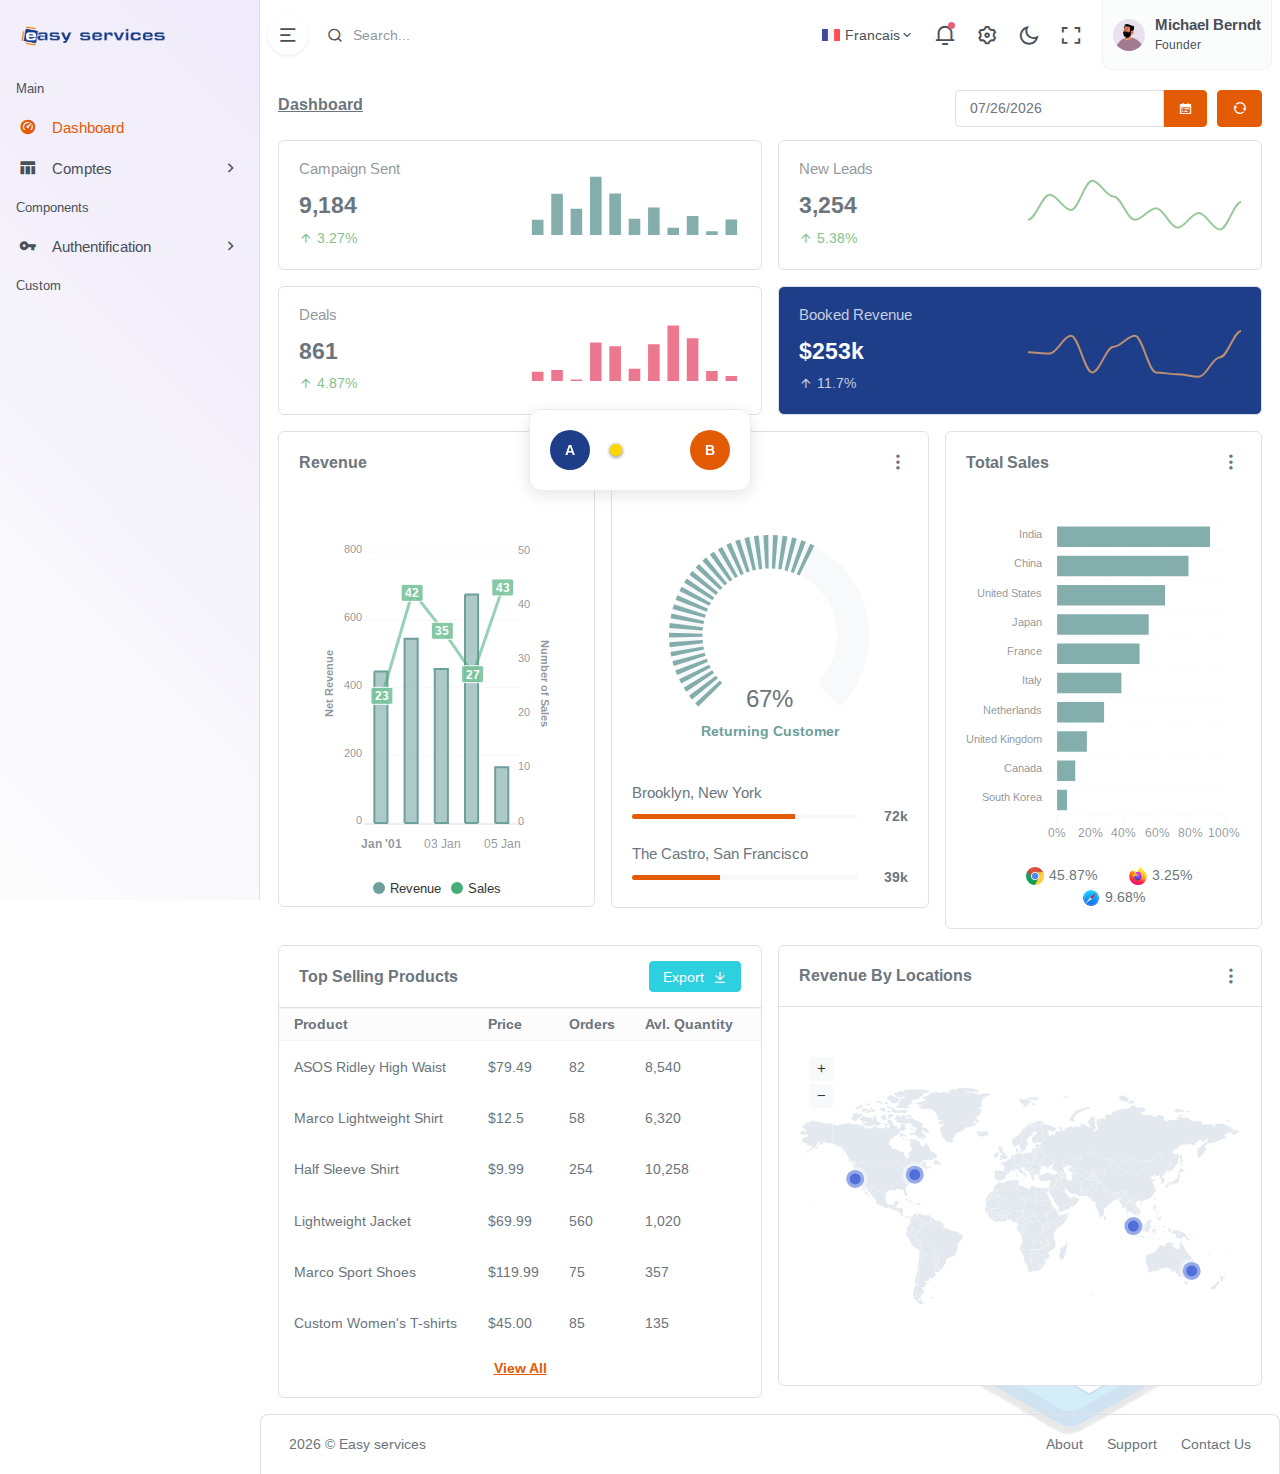
<file: index.html>
<!DOCTYPE html>
<html lang="en">

    <head>
        <meta charset="utf-8" />
        <title>Easy services app</title>
        <meta name="viewport" content="width=device-width, initial-scale=1.0">
        <meta
            content="A fully featured admin theme which can be used to build CRM, CMS, etc."
            name="description" />
        <meta content="Coderthemes" name="author" />

        <!-- App favicon -->
        <link rel="shortcut icon" href="assets/images/favicon.ico">

        <!-- Daterangepicker css -->
        <link rel="stylesheet"
            href="assets/vendor/daterangepicker/daterangepicker.css">

        <!-- Vector Map css -->
        <link rel="stylesheet"
            href="assets/vendor/admin-resources/jquery.vectormap/jquery-jvectormap-1.2.2.css">

        <!-- Theme Config Js -->
        <script src="assets/js/config.js"></script>

        <!-- App css -->
        <link href="assets/css/app.min.css" rel="stylesheet" type="text/css"
            id="app-style" />

        <!-- Icons css -->
        <link href="assets/css/icons.min.css" rel="stylesheet"
            type="text/css" />
        <link href="assets/css/loader.css" rel="stylesheet" type="text/css" />
        
    </head>

    <body>
        <!-- Begin page -->
        <div class="wrapper">
            <div class="loader-container" id="pageLoader">
                <div class="loader-card">
                    <div class="money-transfer-loader">
                        <div class="account-circle account-a">A</div>
                        <div class="money-moving">
                            <div class="coin"></div>
                            <div class="coin"></div>
                            <div class="coin"></div>
                        </div>
                        <div class="account-circle account-b">B</div>
                    </div>
                </div>
            </div>

            <!-- ========== Topbar Start ========== -->
            <div class="navbar-custom">
                <div class="topbar container-fluid">
                    <div class="d-flex align-items-center gap-lg-2 gap-1">

                        <!-- Topbar Brand Logo -->
                        <div class="logo-topbar">
                            <!-- Logo light -->
                            <a href="index.html" class="logo-light">
                                <span class="logo-lg">
                                    <img src="assets/images/logo.png"
                                        alt="logo">
                                </span>
                                <span class="logo-sm">
                                    <img src="assets/images/logo-sm.png"
                                        alt="small logo">
                                </span>
                            </a>

                            <!-- Logo Dark -->
                            <a href="index.html" class="logo-dark">
                                <span class="logo-lg">
                                    <img src="assets/images/logo-dark.png"
                                        alt="dark logo">
                                </span>
                                <span class="logo-sm">
                                    <img src="assets/images/logo-sm.png"
                                        alt="small logo">
                                </span>
                            </a>
                        </div>

                        <!-- Sidebar Menu Toggle Button -->
                        <button class="button-toggle-menu">
                            <i class="ri-menu-2-fill"></i>
                        </button>

                        <!-- Topbar Search Form -->
                        <div class="app-search dropdown d-none d-lg-block">
                            <form>
                                <div class="input-group">
                                    <input type="search"
                                        class="form-control dropdown-toggle"
                                        placeholder="Search..."
                                        id="top-search">
                                    <span
                                        class="ri-search-line search-icon"></span>
                                </div>
                            </form>

                            <div
                                class="dropdown-menu dropdown-menu-animated dropdown-lg"
                                id="search-dropdown">
                                <!-- item-->
                                <div class="dropdown-header noti-title">
                                    <h5 class="text-overflow mb-1">Found <b
                                            class="text-decoration-underline">08</b>
                                        results
                                    </h5>
                                </div>

                                <!-- item-->
                                <a href="javascript:void(0);"
                                    class="dropdown-item notify-item">
                                    <i
                                        class="ri-file-chart-line fs-16 me-1"></i>
                                    <span>Analytics Report</span>
                                </a>

                                <!-- item-->
                                <a href="javascript:void(0);"
                                    class="dropdown-item notify-item">
                                    <i class="ri-lifebuoy-line fs-16 me-1"></i>
                                    <span>How can I help you?</span>
                                </a>

                                <!-- item-->
                                <a href="javascript:void(0);"
                                    class="dropdown-item notify-item">
                                    <i
                                        class="ri-user-settings-line fs-16 me-1"></i>
                                    <span>User profile settings</span>
                                </a>

                                <!-- item-->
                                <div class="dropdown-header noti-title">
                                    <h6
                                        class="text-overflow mt-2 mb-1 text-uppercase">Users</h6>
                                </div>

                                <div class="notification-list">
                                    <!-- item-->
                                    <a href="javascript:void(0);"
                                        class="dropdown-item notify-item">
                                        <div class="d-flex">
                                            <img
                                                class="d-flex me-2 rounded-circle"
                                                src="assets/images/users/avatar-2.jpg"
                                                alt="Generic placeholder image"
                                                height="32">
                                            <div class="w-100">
                                                <h5 class="m-0 fs-14">Erwin
                                                    Brown</h5>
                                                <span class="fs-12 mb-0">UI
                                                    Designer</span>
                                            </div>
                                        </div>
                                    </a>

                                    <!-- item-->
                                    <a href="javascript:void(0);"
                                        class="dropdown-item notify-item">
                                        <div class="d-flex">
                                            <img
                                                class="d-flex me-2 rounded-circle"
                                                src="assets/images/users/avatar-5.jpg"
                                                alt="Generic placeholder image"
                                                height="32">
                                            <div class="w-100">
                                                <h5 class="m-0 fs-14">Jacob
                                                    Deo</h5>
                                                <span
                                                    class="fs-12 mb-0">Developer</span>
                                            </div>
                                        </div>
                                    </a>
                                </div>
                            </div>
                        </div>
                    </div>

                    <ul class="topbar-menu d-flex align-items-center gap-3">
                        <li class="dropdown d-lg-none">
                            <a class="nav-link dropdown-toggle arrow-none"
                                data-bs-toggle="dropdown" href="#" role="button"
                                aria-haspopup="false" aria-expanded="false">
                                <i class="ri-search-line fs-22"></i>
                            </a>
                            <div
                                class="dropdown-menu dropdown-menu-animated dropdown-lg p-0">
                                <form class="p-3">
                                    <input type="search" class="form-control"
                                        placeholder="Search ..."
                                        aria-label="Recipient's username">
                                </form>
                            </div>
                        </li>

                        <li class="dropdown">
                            <a class="nav-link dropdown-toggle arrow-none"
                                data-bs-toggle="dropdown" href="#" role="button"
                                aria-haspopup="false" aria-expanded="false">
                                <img src="assets/images/flags/french.jpg"
                                    alt="user-image" class="me-0 me-sm-1"
                                    height="12">
                                <span
                                    class="align-middle d-none d-lg-inline-block">Francais</span>
                                <i
                                    class="ri-arrow-down-s-line d-none d-sm-inline-block align-middle"></i>
                            </a>
                            <div
                                class="dropdown-menu dropdown-menu-end dropdown-menu-animated">

                                <!-- item-->
                                <a href="javascript:void(0);"
                                    class="dropdown-item">
                                    <img src="assets/images/flags/french.jpg"
                                        alt="user-image" class="me-1"
                                        height="12">
                                    <span class="align-middle">Francais</span>
                                </a>

                                <!-- item-->
                                <a href="javascript:void(0);"
                                    class="dropdown-item">
                                    <img src="assets/images/flags/us.jpg"
                                        alt="user-image" class="me-1"
                                        height="12">
                                    <span class="align-middle">English</span>
                                </a>

                            </div>
                        </li>

                        <li class="dropdown notification-list">
                            <a class="nav-link dropdown-toggle arrow-none"
                                data-bs-toggle="dropdown" href="#" role="button"
                                aria-haspopup="false" aria-expanded="false">
                                <i class="ri-notification-3-line fs-22"></i>
                                <span class="noti-icon-badge"></span>
                            </a>
                            <div
                                class="dropdown-menu dropdown-menu-end dropdown-menu-animated dropdown-lg py-0">
                                <div
                                    class="p-2 border-top-0 border-start-0 border-end-0 border-dashed border">
                                    <div class="row align-items-center">
                                        <div class="col">
                                            <h6 class="m-0 fs-16 fw-semibold">
                                                Notification</h6>
                                        </div>
                                        <div class="col-auto">
                                            <a href="javascript: void(0);"
                                                class="text-dark text-decoration-underline">
                                                <small>Clear All</small>
                                            </a>
                                        </div>
                                    </div>
                                </div>

                                <div style="max-height: 300px;" data-simplebar>

                                    <h5
                                        class="text-muted fs-12 fw-bold p-2 text-uppercase mb-0">Today</h5>
                                    <!-- item-->

                                    <!-- All-->
                                    <a href="javascript:void(0);"
                                        class="dropdown-item text-center text-primary text-decoration-underline fw-bold notify-item border-top border-light py-2">
                                        View All
                                    </a>

                                </div>
                            </li>

                         

                            <li class="d-none d-sm-inline-block">
                                <a class="nav-link" data-bs-toggle="offcanvas"
                                    href="#theme-settings-offcanvas">
                                    <i class="ri-settings-3-line fs-22"></i>
                                </a>
                            </li>

                            <li class="d-none d-sm-inline-block">
                                <div class="nav-link" id="light-dark-mode">
                                    <i class="ri-moon-line fs-22"></i>
                                </div>
                            </li>

                            <li class="d-none d-md-inline-block">
                                <a class="nav-link" href
                                    data-toggle="fullscreen">
                                    <i class="ri-fullscreen-line fs-22"></i>
                                </a>
                            </li>

                            <li class="dropdown">
                                <a
                                    class="nav-link dropdown-toggle arrow-none nav-user px-2"
                                    data-bs-toggle="dropdown" href="#"
                                    role="button" aria-haspopup="false"
                                    aria-expanded="false">
                                    <span class="account-user-avatar">
                                        <img
                                            src="assets/images/users/avatar-1.jpg"
                                            alt="user-image" width="32"
                                            class="rounded-circle">
                                    </span>
                                    <span
                                        class="d-lg-flex flex-column gap-1 d-none">
                                        <h5 class="my-0">Michael Berndt</h5>
                                        <h6 class="my-0 fw-normal">Founder</h6>
                                    </span>
                                </a>
                                <div
                                    class="dropdown-menu dropdown-menu-end dropdown-menu-animated profile-dropdown">
                                    <!-- item-->
                                    <div class=" dropdown-header noti-title">
                                        <h6 class="text-overflow m-0">Welcome
                                            !</h6>
                                    </div>

                                    <!-- item-->
                                    <a href="pages-profile.html"
                                        class="dropdown-item">
                                        <i
                                            class="ri-account-circle-line fs-18 align-middle me-1"></i>
                                        <span>Mon compte</span>
                                    </a>

                                    <!-- item-->
                                    <a href="pages-profile.html"
                                        class="dropdown-item">
                                        <i
                                            class="ri-settings-4-line fs-18 align-middle me-1"></i>
                                        <span>Paramètres</span>
                                    </a>


                                    <!-- item-->
                                    <a href="auth-logout-2.html"
                                        class="dropdown-item">
                                        <i
                                            class="ri-logout-box-line fs-18 align-middle me-1"></i>
                                        <span>Déxonnexion</span>
                                    </a>
                                </div>
                            </li>
                        </ul>
                    </div>
                </div>
                <!-- ========== Topbar End ========== -->

                <!-- ========== Left Sidebar Start ========== -->
                <div class="leftside-menu">

                    <!-- Brand Logo Light -->
                    <a href="index.html" class="logo logo-light">
                        <span class="logo-lg">
                            <img src="assets/images/logo.png" alt="logo">
                        </span>
                        <span class="logo-sm">
                            <img src="assets/images/logo-sm.png"
                                alt="small logo">
                        </span>
                    </a>

                    <!-- Brand Logo Dark -->
                    <a href="index.html" class="logo logo-dark">
                        <span class="logo-lg">
                            <img src="assets/images/logo-dark.png"
                                alt="dark logo">
                        </span>
                        <span class="logo-sm">
                            <img src="assets/images/logo-sm.png"
                                alt="small logo">
                        </span>
                    </a>
                    <!-- Full Sidebar Menu Close Button -->
                    <div class="button-close-fullsidebar">
                        <i class="ri-close-fill align-middle"></i>
                    </div>

                    <!-- Sidebar -left -->
                    <div class="h-100" id="leftside-menu-container"
                        data-simplebar>
                        <!-- Leftbar User -->
                        <div class="leftbar-user">
                            <a href="pages-profile.html">
                                <img src="assets/images/users/avatar-1.jpg"
                                    alt="user-image" height="42"
                                    class="rounded-circle shadow-sm">
                                <span class="leftbar-user-name mt-2">Michael
                                    Berndt</span>
                            </a>
                        </div>

                        <!--- Sidemenu -->
                        <ul class="side-nav">

                            <li class="side-nav-title">Main</li>

                            <li class="side-nav-item">
                                <a href="index.html" class="side-nav-link">
                                    <i class="ri-dashboard-2-fill"></i>
                                    <span> Dashboard </span>
                                </a>
                            </li>

                            <li class="side-nav-item">
                                <a data-bs-toggle="collapse"
                                    href="#sidebarEmail" aria-expanded="false"
                                    aria-controls="sidebarEmail"
                                    class="side-nav-link">
                                   <i class="ri-table-fill"></i>
                                    <span> Comptes </span>
                                    <span class="menu-arrow"></span>
                                </a>
                                <div class="collapse" id="sidebarEmail">
                                    <ul class="side-nav-second-level">
                                        <li>
                                            <a
                                                href="solde.html">Solde (balance)</a>
                                        </li>
                                        <li>
                                            <a href="releve.html">Relevé</a>
                                        </li>
                                    </ul>
                                </div>
                            </li>

                            <li class="side-nav-title">Components</li>

                          

                            <li class="side-nav-item">
                                <a data-bs-toggle="collapse"
                                    href="#sidebarTables" aria-expanded="false"
                                    aria-controls="sidebarTables"
                                    class="side-nav-link">
                                    <i class="ri-key-fill"></i>
                                    <span> Authentification </span>
                                    <span class="menu-arrow"></span>
                                </a>
                                <div class="collapse" id="sidebarTables">
                                    <ul class="side-nav-second-level">
                                        <li>
                                            <a href="auth-register.html">Ouverture de compte</a>
                                        </li>
                                        <li>
                                            <a href="auth-login.html">Connexion</a>
                                        </li>
                                    </ul>
                                </div>
                            </li>

                            

                            <li class="side-nav-title">Custom</li>
                        </ul>
                        <!--- End Sidemenu -->

                        <div class="clearfix"></div>
                    </div>
                </div>
                <!-- ========== Left Sidebar End ========== -->

                <!-- ============================================================== -->
                <!-- Start Page Content here -->
                <!-- ============================================================== -->

                <div class="content-page">
                    <div class="content">

                        <!-- Start Content-->
                        <div class="container-fluid">

                            <div class="row">
                                <div class="col-12">
                                    

                                    <div class="bg-flower-2">
                                        <img
                                            src="assets/images/flowers/img-1.png">
                                    </div>

                                    <div class="page-title-box">
                                        <div class="page-title-right">
                                            <form class="d-flex">
                                                <div class="input-group">
                                                    <input type="text"
                                                        class="form-control"
                                                        id="dash-daterange">
                                                    <span
                                                        class="input-group-text bg-primary border-primary text-white">
                                                        <i
                                                            class="ri-calendar-todo-fill fs-13"></i>
                                                    </span>
                                                </div>
                                                <a href="javascript: void(0);"
                                                    class="btn btn-primary ms-2">
                                                    <i
                                                        class="ri-refresh-line"></i>
                                                </a>
                                            </form>
                                        </div>
                                        <h4 class="page-title">Dashboard</h4>
                                    </div>
                                </div>
                            </div>

                            <div class="row">

                                <div class="col-sm-6 col-xxl-3">
                                    <div class="card">
                                        <div class="card-body">
                                            <div class="row align-items-center">
                                                <div class="col-6">
                                                    <h5
                                                        class="text-muted fw-normal mt-0 text-truncate"
                                                        title="Campaign Sent">
                                                        Campaign Sent</h5>
                                                    <h3
                                                        class="my-1 py-1">9,184</h3>
                                                    <p class="mb-0 text-muted">
                                                        <span
                                                            class="text-success me-2"><i
                                                                class="ri-arrow-up-line"></i>
                                                            3.27%</span>
                                                    </p>
                                                </div>
                                                <div class="col-6">
                                                    <div class="text-end">
                                                        <div
                                                            id="campaign-sent-chart"
                                                            data-colors="#6da09c"></div>
                                                    </div>
                                                </div>
                                            </div> <!-- end row-->
                                        </div> <!-- end card-body -->
                                    </div> <!-- end card -->
                                </div> <!-- end col -->

                                <div class="col-sm-6 col-xxl-3">
                                    <div class="card">
                                        <div class="card-body">
                                            <div class="row align-items-center">
                                                <div class="col-6">
                                                    <h5
                                                        class="text-muted fw-normal mt-0 text-truncate"
                                                        title="New Leads">New
                                                        Leads</h5>
                                                    <h3
                                                        class="my-1 py-1">3,254</h3>
                                                    <p class="mb-0 text-muted">
                                                        <span
                                                            class="text-success me-2"><i
                                                                class="ri-arrow-up-line"></i>
                                                            5.38%</span>
                                                    </p>
                                                </div>
                                                <div class="col-6">
                                                    <div class="text-end">
                                                        <div
                                                            id="new-leads-chart"
                                                            data-colors="#87bf8a"></div>
                                                    </div>
                                                </div>
                                            </div> <!-- end row-->
                                        </div> <!-- end card-body -->
                                    </div> <!-- end card -->
                                </div> <!-- end col -->

                                <div class="col-sm-6 col-xxl-3">
                                    <div class="card">
                                        <div class="card-body">
                                            <div class="row align-items-center">
                                                <div class="col-6">
                                                    <h5
                                                        class="text-muted fw-normal mt-0 text-truncate"
                                                        title="Deals">Deals</h5>
                                                    <h3
                                                        class="my-1 py-1">861</h3>
                                                    <p class="mb-0 text-muted">
                                                        <span
                                                            class="text-success me-2"><i
                                                                class="ri-arrow-up-line"></i>
                                                            4.87%</span>
                                                    </p>
                                                </div>
                                                <div class="col-6">
                                                    <div class="text-end">
                                                        <div id="deals-chart"
                                                            data-colors="#e7607b"></div>
                                                    </div>
                                                </div>
                                            </div> <!-- end row-->
                                        </div> <!-- end card-body -->
                                    </div> <!-- end card -->
                                </div> <!-- end col -->

                                <div class="col-sm-6 col-xxl-3">
                                    <div class="card text-white" style="background-color: #1e3e89;">
                                        <div class="card-body">
                                            <div class="row align-items-center">
                                                <div class="col-6">
                                                    <h5
                                                        class="text-white text-opacity-75 fw-normal mt-0 text-truncate"
                                                        title="Booked Revenue">Booked
                                                        Revenue</h5>
                                                    <h3
                                                        class="my-1 py-1">$253k</h3>
                                                    <p class="mb-0 text-muted">
                                                        <span
                                                            class="text-white text-opacity-75 me-2"><i
                                                                class="ri-arrow-up-line"></i>
                                                            11.7%</span>
                                                    </p>
                                                </div>
                                                <div class="col-6">
                                                    <div class="text-end">
                                                        <div
                                                            id="booked-revenue-chart"
                                                            data-colors="#d89e70"></div>
                                                    </div>
                                                </div>
                                            </div> <!-- end row-->
                                        </div> <!-- end card-body -->
                                    </div> <!-- end card -->
                                </div> <!-- end col -->
                            </div>
                            <!-- end row -->

                            <div class="row">
                                <div class="col-lg-4">
                                    <div class="card">
                                        <div
                                            class="d-flex card-header border-bottom-0 justify-content-between align-items-center">
                                            <h4
                                                class="header-title">Revenue</h4>
                                            <div class="dropdown">
                                                <a href="#"
                                                    class="dropdown-toggle arrow-none card-drop"
                                                    data-bs-toggle="dropdown"
                                                    aria-expanded="false">
                                                    <i
                                                        class="ri-more-2-fill"></i>
                                                </a>
                                                <div
                                                    class="dropdown-menu dropdown-menu-end">
                                                    <!-- item-->
                                                    <a
                                                        href="javascript:void(0);"
                                                        class="dropdown-item">Sales
                                                        Report</a>
                                                    <!-- item-->
                                                    <a
                                                        href="javascript:void(0);"
                                                        class="dropdown-item">Export
                                                        Report</a>
                                                    <!-- item-->
                                                    <a
                                                        href="javascript:void(0);"
                                                        class="dropdown-item">Profit</a>
                                                    <!-- item-->
                                                    <a
                                                        href="javascript:void(0);"
                                                        class="dropdown-item">Action</a>
                                                </div>
                                            </div>
                                        </div>
                                        <div class="card-body pt-0">
                                            <div dir="ltr">
                                                <div id="revenue-chart"
                                                    class="apex-charts mt-3"
                                                    data-colors="#6da09c,#47ad77">
                                                </div>
                                            </div>
                                        </div> <!-- end card-body-->
                                    </div> <!-- end card-->
                                </div> <!-- end col-->
                                <div class="col-lg-4">
                                    <div class="card">
                                        <div
                                            class="d-flex card-header justify-content-between border-bottom-0 align-items-center">
                                            <h4 class="header-title">Total
                                                Sales</h4>
                                            <div class="dropdown">
                                                <a href="#"
                                                    class="dropdown-toggle arrow-none card-drop"
                                                    data-bs-toggle="dropdown"
                                                    aria-expanded="false">
                                                    <i
                                                        class="ri-more-2-fill"></i>
                                                </a>
                                                <div
                                                    class="dropdown-menu dropdown-menu-end">
                                                    <!-- item-->
                                                    <a
                                                        href="javascript:void(0);"
                                                        class="dropdown-item">Sales
                                                        Report</a>
                                                    <!-- item-->
                                                    <a
                                                        href="javascript:void(0);"
                                                        class="dropdown-item">Export
                                                        Report</a>
                                                    <!-- item-->
                                                    <a
                                                        href="javascript:void(0);"
                                                        class="dropdown-item">Profit</a>
                                                    <!-- item-->
                                                    <a
                                                        href="javascript:void(0);"
                                                        class="dropdown-item">Action</a>
                                                </div>
                                            </div>
                                        </div>

                                        <div class="card-body pt-0">
                                            <div id="average-sales"
                                                class="apex-charts mb-3"
                                                data-colors="#6da09c"></div>

                                            <h5
                                                class="mb-1 mt-0 fw-normal">Brooklyn,
                                                New York</h5>
                                            <div class="progress-w-percent">
                                                <span
                                                    class="progress-value fw-bold">72k
                                                </span>
                                                <div
                                                    class="progress progress-sm">
                                                    <div class="progress-bar"
                                                        role="progressbar"
                                                        style="width: 72%;"
                                                        aria-valuenow="72"
                                                        aria-valuemin="0"
                                                        aria-valuemax="100"></div>
                                                </div>
                                            </div>

                                            <h5 class="mb-1 mt-0 fw-normal">The
                                                Castro, San Francisco</h5>
                                            <div
                                                class="progress-w-percent mb-0">
                                                <span
                                                    class="progress-value fw-bold">39k
                                                </span>
                                                <div
                                                    class="progress progress-sm">
                                                    <div class="progress-bar"
                                                        role="progressbar"
                                                        style="width: 39%;"
                                                        aria-valuenow="39"
                                                        aria-valuemin="0"
                                                        aria-valuemax="100"></div>
                                                </div>
                                            </div>
                                        </div> <!-- end card-body-->
                                    </div> <!-- end card-->
                                </div> <!-- end col-->

                                <div class="col-lg-4">
                                    <div class="card">
                                        <div
                                            class="d-flex card-header justify-content-between border-bottom-0 align-items-center">
                                            <h4 class="header-title">Total
                                                Sales</h4>
                                            <div class="dropdown">
                                                <a href="#"
                                                    class="dropdown-toggle arrow-none card-drop"
                                                    data-bs-toggle="dropdown"
                                                    aria-expanded="false">
                                                    <i
                                                        class="ri-more-2-fill"></i>
                                                </a>
                                                <div
                                                    class="dropdown-menu dropdown-menu-end">
                                                    <!-- item-->
                                                    <a
                                                        href="javascript:void(0);"
                                                        class="dropdown-item">Sales
                                                        Report</a>
                                                    <!-- item-->
                                                    <a
                                                        href="javascript:void(0);"
                                                        class="dropdown-item">Export
                                                        Report</a>
                                                    <!-- item-->
                                                    <a
                                                        href="javascript:void(0);"
                                                        class="dropdown-item">Profit</a>
                                                    <!-- item-->
                                                    <a
                                                        href="javascript:void(0);"
                                                        class="dropdown-item">Action</a>
                                                </div>
                                            </div>
                                        </div>

                                        <div class="card-body pt-0">
                                            <div id="country-chart"
                                                class="apex-charts"
                                                data-colors="#6da09c"></div>

                                            <div class="mt-2 text-center">
                                                <ul class="list-inline mb-0">
                                                    <li
                                                        class="list-inline-item"><img
                                                            class="ms-3 pe-1"
                                                            src="assets/images/browsers/chrome.png"
                                                            height="18"
                                                            alt="chrome"><span
                                                            class="align-middle">45.87%</span></li>
                                                    <li
                                                        class="list-inline-item"><img
                                                            class="ms-3 pe-1"
                                                            src="assets/images/browsers/firefox.png"
                                                            height="18"
                                                            alt="chrome"><span
                                                            class="align-middle">3.25%</span></li>
                                                    <li
                                                        class="list-inline-item"><img
                                                            class="ms-3 pe-1"
                                                            src="assets/images/browsers/safari.png"
                                                            height="18"
                                                            alt="chrome"><span
                                                            class="align-middle">9.68%</span></li>
                                                </ul>
                                            </div>
                                        </div> <!-- end card-body-->
                                    </div> <!-- end card-->
                                </div> <!-- end col-->

                            </div>
                            <!-- end row -->

                            <div class="row">
                                <div class="col-xl-6">
                                    <div class="card">
                                        <div
                                            class="d-flex card-header justify-content-between align-items-center">
                                            <h4 class="header-title">Top Selling
                                                Products</h4>
                                            <a href="javascript:void(0);"
                                                class="btn btn-sm btn-info">Export
                                                <i
                                                    class="ri-download-line ms-1"></i></a>
                                        </div>
                                        <div class="card-body p-0">
                                            <div class="table-responsive">
                                                <table
                                                    class="table table-borderless table-hover table-nowrap table-centered m-0">
                                                    <thead
                                                        class="border-top border-bottom bg-light-subtle border-light">
                                                        <tr>
                                                            <th
                                                                class="py-1">Product</th>
                                                            <th
                                                                class="py-1">Price</th>
                                                            <th
                                                                class="py-1">Orders</th>
                                                            <th
                                                                class="py-1">Avl.
                                                                Quantity</th>
                                                            <th
                                                                class="py-1">Seller</th>
                                                        </tr>
                                                    </thead>
                                                    <tbody>
                                                        <tr>
                                                            <td>ASOS Ridley High
                                                                Waist</td>
                                                            <td>$79.49</td>
                                                            <td>82</td>
                                                            <td>8,540</td>
                                                            <td>Adidas</td>
                                                        </tr>
                                                        <tr>
                                                            <td>Marco
                                                                Lightweight
                                                                Shirt</td>
                                                            <td>$12.5</td>
                                                            <td>58</td>
                                                            <td>6,320</td>
                                                            <td>Puma</td>
                                                        </tr>
                                                        <tr>
                                                            <td>Half Sleeve
                                                                Shirt</td>
                                                            <td>$9.99</td>
                                                            <td>254</td>
                                                            <td>10,258</td>
                                                            <td>Nike</td>
                                                        </tr>
                                                        <tr>
                                                            <td>Lightweight
                                                                Jacket</td>
                                                            <td>$69.99</td>
                                                            <td>560</td>
                                                            <td>1,020</td>
                                                            <td>Puma</td>
                                                        </tr>
                                                        <tr>
                                                            <td>Marco Sport
                                                                Shoes</td>
                                                            <td>$119.99</td>
                                                            <td>75</td>
                                                            <td>357</td>
                                                            <td>Adidas</td>
                                                        </tr>
                                                        <tr>
                                                            <td>Custom Women's
                                                                T-shirts</td>
                                                            <td>$45.00</td>
                                                            <td>85</td>
                                                            <td>135</td>
                                                            <td>Branded</td>
                                                        </tr>
                                                    </tbody>
                                                </table>
                                            </div>
                                            <div class="text-center">
                                                <a href="#!"
                                                    class="text-primary text-decoration-underline fw-bold btn mb-2">View
                                                    All</a>
                                            </div>
                                        </div>
                                    </div>
                                </div> <!-- end col -->

                                <div class="col-xl-6">
                                    <div class="card">
                                        <div
                                            class="d-flex card-header justify-content-between align-items-center">
                                            <h4 class="header-title">Revenue By
                                                Locations</h4>
                                            <div class="dropdown">
                                                <a href="#"
                                                    class="dropdown-toggle arrow-none card-drop"
                                                    data-bs-toggle="dropdown"
                                                    aria-expanded="false">
                                                    <i
                                                        class="ri-more-2-fill"></i>
                                                </a>
                                                <div
                                                    class="dropdown-menu dropdown-menu-end">
                                                    <!-- item-->
                                                    <a
                                                        href="javascript:void(0);"
                                                        class="dropdown-item">Sales
                                                        Report</a>
                                                    <!-- item-->
                                                    <a
                                                        href="javascript:void(0);"
                                                        class="dropdown-item">Export
                                                        Report</a>
                                                    <!-- item-->
                                                    <a
                                                        href="javascript:void(0);"
                                                        class="dropdown-item">Profit</a>
                                                    <!-- item-->
                                                    <a
                                                        href="javascript:void(0);"
                                                        class="dropdown-item">Action</a>
                                                </div>
                                            </div>
                                        </div>

                                        <div class="card-body">
                                            <div class="row">
                                                <div class="col-12">
                                                    <div id="world-map-markers"
                                                        class="mt-3 mb-3"
                                                        style="height: 298px">
                                                    </div>
                                                </div>
                                            </div>
                                        </div>
                                    </div> <!-- end card-->
                                </div> <!-- end col -->
                            </div>
                            <!-- end row -->

                        </div>
                        <!-- container -->

                    </div>
                    <!-- content -->

                    <!-- Footer Start -->
                    <footer class="footer">
                        <div class="container-fluid">
                            <div class="row">
                                <div class="col-md-6">
                                    <script>document.write(new Date().getFullYear())</script>
                                    © Easy services
                                </div>
                                <div class="col-md-6">
                                    <div
                                        class="text-md-end footer-links d-none d-md-block">
                                        <a href="javascript: void(0);">About</a>
                                        <a
                                            href="javascript: void(0);">Support</a>
                                        <a href="javascript: void(0);">Contact
                                            Us</a>
                                    </div>
                                </div>
                            </div>
                        </div>
                    </footer>
                    <!-- end Footer -->

                </div>

                <!-- ============================================================== -->
                <!-- End Page content -->
                <!-- ============================================================== -->

            </div>
            <!-- END wrapper -->

            <!-- Theme Settings -->
            <div class="offcanvas offcanvas-end" tabindex="-1"
                id="theme-settings-offcanvas">
                <div
                    class="d-flex align-items-center bg-primary p-3 offcanvas-header">
                    <h5 class="text-white m-0">Theme Settings</h5>
                    <button type="button"
                        class="btn-close btn-close-white ms-auto"
                        data-bs-dismiss="offcanvas"
                        aria-label="Close"></button>
                </div>

                <div class="offcanvas-body p-0">
                    <div data-simplebar class="h-100">
                        <div class="card border-0 mb-0 p-3">
                            <div class="alert alert-warning" role="alert">
                                <strong>Customize </strong> the overall color
                                scheme, sidebar menu, etc.
                            </div>

                            <h5 class="my-3 fs-16 fw-bold">Color Scheme</h5>

                            <div class="d-flex flex-column gap-2">
                                <div class="form-check form-switch">
                                    <input class="form-check-input"
                                        type="checkbox" name="data-bs-theme"
                                        id="layout-color-light"
                                        value="light">
                                    <label class="form-check-label"
                                        for="layout-color-light">Light</label>
                                </div>

                                <div class="form-check form-switch">
                                    <input class="form-check-input"
                                        type="checkbox" name="data-bs-theme"
                                        id="layout-color-dark"
                                        value="dark">
                                    <label class="form-check-label"
                                        for="layout-color-dark">Dark</label>
                                </div>
                            </div>

                            <div>
                                <h5 class="my-3 fs-16 fw-bold">Menu Color</h5>

                                <div class="d-flex flex-column gap-2">
                                    <div class="form-check form-switch">
                                        <input class="form-check-input"
                                            type="checkbox"
                                            name="data-menu-color"
                                            id="leftbar-color-light"
                                            value="light">
                                        <label class="form-check-label"
                                            for="leftbar-color-light">Light</label>
                                    </div>

                                    <div class="form-check form-switch">
                                        <input class="form-check-input"
                                            type="checkbox"
                                            name="data-menu-color"
                                            id="leftbar-color-dark"
                                            value="dark">
                                        <label class="form-check-label"
                                            for="leftbar-color-dark">Dark</label>
                                    </div>
                                    <div class="form-check form-switch">
                                        <input class="form-check-input"
                                            type="checkbox"
                                            name="data-menu-color"
                                            id="leftbar-color-brand"
                                            value="brand">
                                        <label class="form-check-label"
                                            for="leftbar-color-brand">Brand</label>
                                    </div>
                                </div>
                            </div>

                            <div id="sidebar-size">
                                <h5 class="my-3 fs-16 fw-bold">Sidebar Size</h5>

                                <div class="d-flex flex-column gap-2">
                                    <div class="form-check form-switch">
                                        <input class="form-check-input"
                                            type="checkbox"
                                            name="data-sidenav-size"
                                            id="leftbar-size-default"
                                            value="default">
                                        <label class="form-check-label"
                                            for="leftbar-size-default">Default</label>
                                    </div>

                                    <div class="form-check form-switch">
                                        <input class="form-check-input"
                                            type="checkbox"
                                            name="data-sidenav-size"
                                            id="leftbar-size-compact"
                                            value="compact">
                                        <label class="form-check-label"
                                            for="leftbar-size-compact">Compact</label>
                                    </div>

                                    <div class="form-check form-switch">
                                        <input class="form-check-input"
                                            type="checkbox"
                                            name="data-sidenav-size"
                                            id="leftbar-size-small"
                                            value="condensed">
                                        <label class="form-check-label"
                                            for="leftbar-size-small">Condensed</label>
                                    </div>

                                    <div class="form-check form-switch">
                                        <input class="form-check-input"
                                            type="checkbox"
                                            name="data-sidenav-size"
                                            id="leftbar-size-full" value="full">
                                        <label class="form-check-label"
                                            for="leftbar-size-full">Full
                                            Layout</label>
                                    </div>

                                    <div class="form-check form-switch">
                                        <input class="form-check-input"
                                            type="checkbox"
                                            name="data-sidenav-size"
                                            id="leftbar-size-fullscreen"
                                            value="fullscreen">
                                        <label class="form-check-label"
                                            for="leftbar-size-fullscreen">Fullscreen
                                            Layout</label>
                                    </div>
                                </div>
                            </div>

                            <div id="layout-position">
                                <h5 class="my-3 fs-16 fw-bold">Layout
                                    Position</h5>

                                <div class="btn-group checkbox" role="group">
                                    <input type="radio" class="btn-check"
                                        name="data-layout-position"
                                        id="layout-position-fixed"
                                        value="fixed">
                                    <label class="btn btn-soft-primary w-sm"
                                        for="layout-position-fixed">Fixed</label>

                                    <input type="radio" class="btn-check"
                                        name="data-layout-position"
                                        id="layout-position-scrollable"
                                        value="scrollable">
                                    <label
                                        class="btn btn-soft-primary w-sm ms-0"
                                        for="layout-position-scrollable">Scrollable</label>
                                </div>
                            </div>

                            <div id="sidebar-user">
                                <div
                                    class="d-flex justify-content-between align-items-center mt-3">
                                    <label class="fs-16 fw-bold m-0"
                                        for="sidebaruser-check">Sidebar User
                                        Info</label>
                                    <div class="form-check form-switch">
                                        <input type="checkbox"
                                            class="form-check-input"
                                            name="sidebar-user"
                                            id="sidebaruser-check">
                                    </div>
                                </div>
                            </div>

                        </div>
                    </div>

                </div>
                <div class="offcanvas-footer border-top p-3 text-center">
                    <div class="row">
                        <div class="col-6">
                            <button type="button" class="btn btn-light w-100"
                                id="reset-layout">Reset</button>
                        </div>
                    </div>
                </div>
            </div>

            <!-- Vendor js -->
            <script src="assets/js/vendor.min.js"></script>

            <!-- Daterangepicker js -->
            <script src="assets/vendor/daterangepicker/moment.min.js"></script>
            <script
                src="assets/vendor/daterangepicker/daterangepicker.js"></script>

            <!-- Apex Charts js -->
            <script src="assets/vendor/apexcharts/apexcharts.min.js"></script>

            <!-- Vector Map js -->
            <script
                src="assets/vendor/admin-resources/jquery.vectormap/jquery-jvectormap-1.2.2.min.js"></script>
            <script
                src="assets/vendor/admin-resources/jquery.vectormap/maps/jquery-jvectormap-world-mill-en.js"></script>

            <!-- Dashboard App js -->
            <script src="assets/js/pages/demo.dashboard.js"></script>

            <!-- App js -->
            <script src="assets/js/app.min.js"></script>
            <script>
        // Masquer le loader après le chargement
        window.addEventListener('load', function () {
            setTimeout(function () {
                document.getElementById('pageLoader').style.display = 'none';
            }, 2000);
        });
    </script>
        </body>

    </html>
</file>
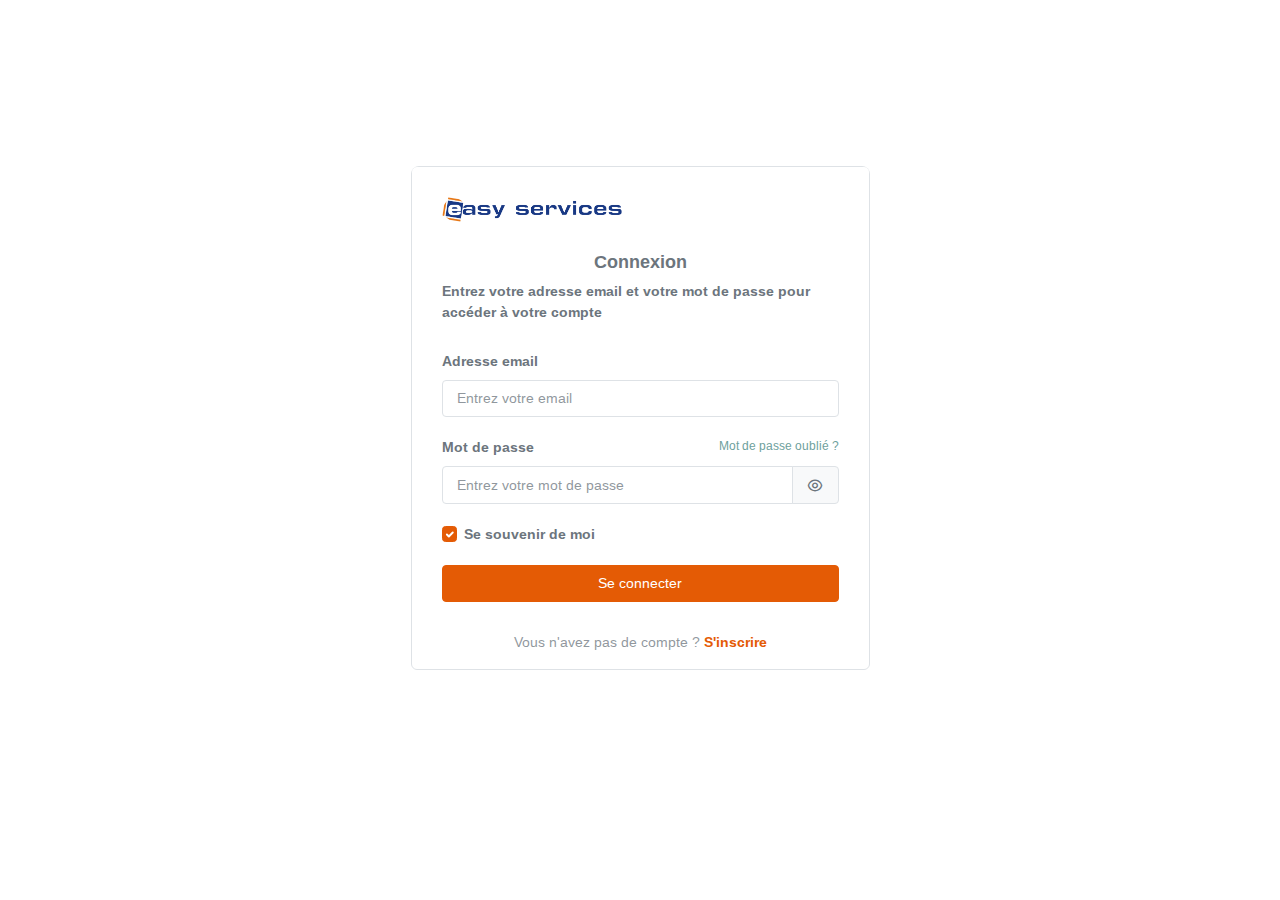
<file: auth-login.html>
<!DOCTYPE html>
<html lang="en">

<head>
    <meta charset="utf-8" />
    <title>Easy services app</title>
    <meta name="viewport" content="width=device-width, initial-scale=1.0">
    <meta content="" name="description" />
    <meta content="" name="author" />


    <!-- App favicon -->
    <link rel="shortcut icon" href="assets/images/favicon.ico">

    <!-- Theme Config Js -->
    <script src="assets/js/config.js"></script>

    <!-- App css -->
    <link href="assets/css/app.min.css" rel="stylesheet" type="text/css" id="app-style" />

    <!-- Icons css -->
    <link href="assets/css/icons.min.css" rel="stylesheet" type="text/css" />
    <link href="assets/css/loader.css" rel="stylesheet" type="text/css" />
</head>

<body class="authentication-bg position-relative">
    <div class="account-pages pt-2 pt-sm-5 pb-4 pb-sm-5 position-relative">
        <div class="container" style="margin-top: -3rem;">
            <div class="row justify-content-center">
                <div class="col-xxl-6 col-lg-5">
                    <div class="position-relative rounded-3 overflow-hidden">
                        <div class="card bg-transparent">
                            <!-- Logo-->
                            <div class="auth-brand">
                                <a href="index.html" class="logo-light">
                                    <img src="assets/images/logo.png" alt="logo" height="25">
                                </a>
                                <a href="index.html" class="logo-dark">
                                    <img src="assets/images/logo-dark.png" alt="dark logo" height="25">
                                </a>

                                <h4 class="pb-0 fw-bold mt-4 text-center">Connexion</h4>
                                   <p class="fw-semibold" style="margin-bottom: -2rem;">Entrez votre adresse email et votre mot de passe pour
                                        accéder à votre compte</p>
                            </div>

                            <div class="card-body p-4">
                               
                                <form action="#">

                                    <div class="mb-3">
                                        <label for="emailaddress" class="form-label">Adresse email</label>
                                        <input class="form-control" type="email" id="emailaddress" required=""
                                            placeholder="Entrez votre email">
                                    </div>

                                    <div class="mb-3">
                                        <a href="auth-recoverpw.html" class="float-end fs-12">Mot de passe oublié ?</a>
                                        <label for="password" class="form-label">Mot de passe</label>
                                        <div class="input-group input-group-merge">
                                            <input type="password" id="password" class="form-control"
                                                placeholder="Entrez votre mot de passe">
                                            <div class="input-group-text" data-password="false">
                                                <span class="password-eye"></span>
                                            </div>
                                        </div>
                                    </div>

                                    <div class="mb-3 mb-3">
                                        <div class="form-check">
                                            <input type="checkbox" class="form-check-input" id="checkbox-signin"
                                                checked>
                                            <label class="form-check-label" for="checkbox-signin">Se souvenir de
                                                moi</label>
                                        </div>
                                    </div>

                                    <div class=" mb-0 text-center">
                                        <button class="btn btn-primary w-100" type="submit"> Se connecter </button>
                                    </div>

                                </form>
                            </div> <!-- end card-body -->

                            <div class="row">
                                <div class="col-12 text-center">
                                    <p class="text-muted bg-body">Vous n'avez pas de compte ? <a
                                            href="auth-register.html"
                                           class="link-primary link-offset-2 link-underline-opacity-0 link-underline-opacity-100-hover"><b>S'inscrire</b></a>
                                    </p>
                                </div> <!-- end col -->
                            </div>
                            <!-- end row -->

                        </div> <!-- end col -->
                    </div>
                    <!-- end row -->
                </div>
                <!-- end container -->
            </div>
            <!-- end page -->

            <!-- <footer class="footer footer-alt fw-medium" >
                <span class="bg-body">
                    <script>document.write(new Date().getFullYear())</script> © Easy services
                </span>
            </footer> -->
            <!-- Vendor js -->
            <script src="assets/js/vendor.min.js"></script>

            <!-- App js -->
            <script src="assets/js/app.min.js"></script>
            <script>
                // Masquer le loader après le chargement
                window.addEventListener('load', function () {
                    setTimeout(function () {
                        document.getElementById('pageLoader').style.display = 'none';
                    }, 2000);
                });
            </script>
</body>

</html>
</file>
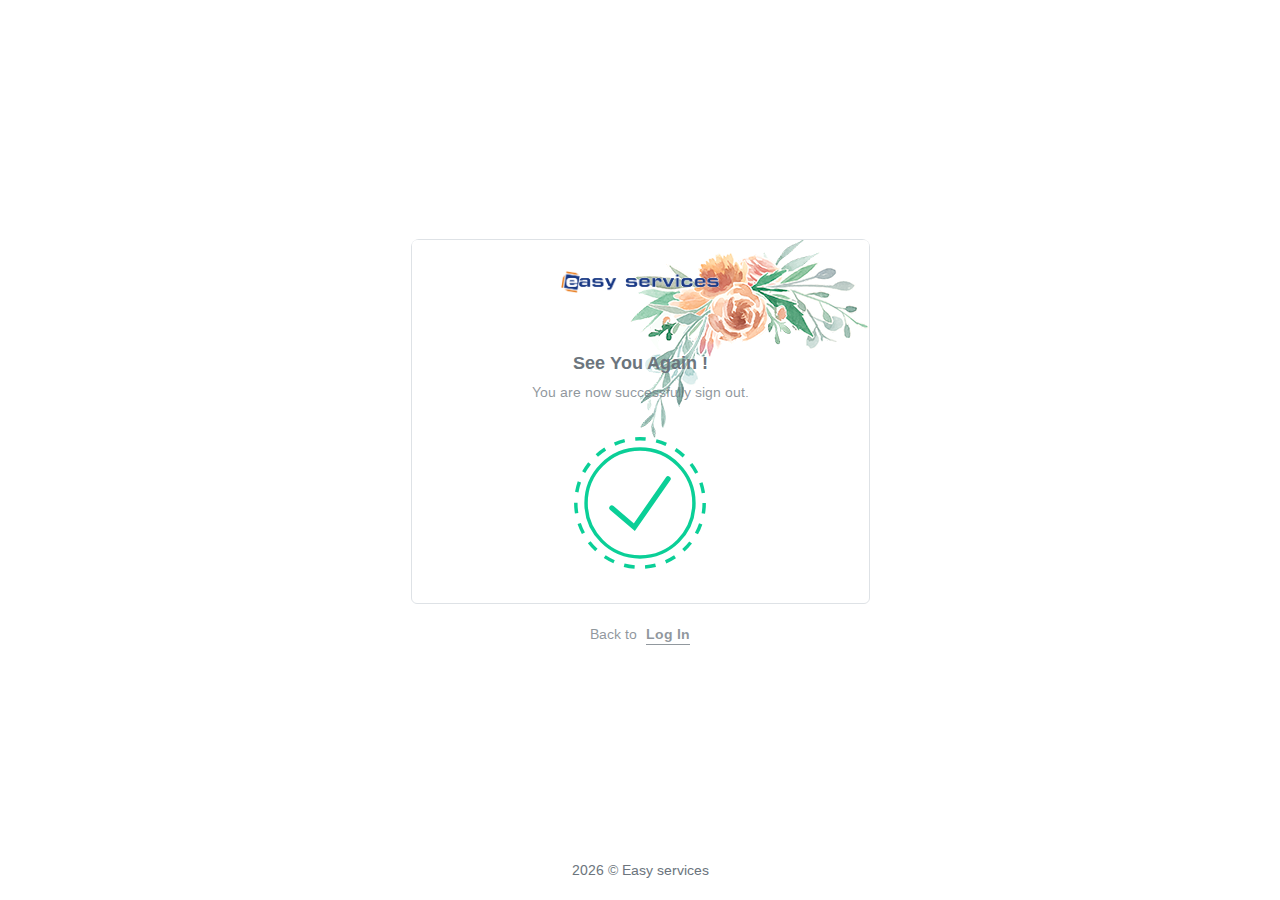
<file: auth-logout.html>
<!DOCTYPE html>
<html lang="en">

<head>
    <meta charset="utf-8" />
    <title>Easy services app</title>
    <meta name="viewport" content="width=device-width, initial-scale=1.0">
    <meta content="" name="description" />
    <meta content="" name="author" />


    <!-- App favicon -->
    <link rel="shortcut icon" href="assets/images/favicon.ico">

    <!-- Theme Config Js -->
    <script src="assets/js/config.js"></script>

    <!-- App css -->
    <link href="assets/css/app.min.css" rel="stylesheet" type="text/css" id="app-style" />

    <!-- Icons css -->
    <link href="assets/css/icons.min.css" rel="stylesheet" type="text/css" />
</head>

<body class="authentication-bg">
    <div class="account-pages pt-2 pt-sm-5 pb-4 pb-sm-5 position-relative">
        <div class="container">
            <div class="row justify-content-center">
                <div class="col-xxl-6 col-lg-5">
                    <div class="position-relative rounded-3 overflow-hidden"
                        style="background-image: url(assets/images/flowers/img-3.png); background-position: top right; background-repeat: no-repeat;">
                        <div class="card bg-transparent mb-0">

                            <!-- Logo-->
                            <div class="auth-brand text-center">
                                <a href="index.html" class="logo-light">
                                    <img src="assets/images/logo.png" alt="logo" height="22">
                                </a>
                                <a href="index.html" class="logo-dark">
                                    <img src="assets/images/logo-dark.png" alt="dark logo" height="22">
                                </a>
                            </div>

                            <div class="card-body p-4">

                                <div class="text-center w-75 m-auto">
                                    <h4 class="text-dark-50 text-center mt-0 fw-bold">See You Again !</h4>
                                    <p class="text-muted mb-4">You are now successfully sign out.</p>
                                </div>

                                <div class="logout-icon m-auto">
                                    <svg version="1.1" id="Layer_1" xmlns="http://www.w3.org/2000/svg"
                                        xmlns:xlink="http://www.w3.org/1999/xlink" x="0px" y="0px"
                                        viewBox="0 0 161.2 161.2" enable-background="new 0 0 161.2 161.2"
                                        xml:space="preserve">
                                        <path class="path" fill="none" stroke="#0acf97" stroke-miterlimit="10" d="M425.9,52.1L425.9,52.1c-2.2-2.6-6-2.6-8.3-0.1l-42.7,46.2l-14.3-16.4
                                            c-2.3-2.7-6.2-2.7-8.6-0.1c-1.9,2.1-2,5.6-0.1,7.7l17.6,20.3c0.2,0.3,0.4,0.6,0.6,0.9c1.8,2,4.4,2.5,6.6,1.4c0.7-0.3,1.4-0.8,2-1.5
                                            c0.3-0.3,0.5-0.6,0.7-0.9l46.3-50.1C427.7,57.5,427.7,54.2,425.9,52.1z" />
                                        <circle class="path" fill="none" stroke="#0acf97" stroke-width="4"
                                            stroke-miterlimit="10" cx="80.6" cy="80.6" r="62.1" />
                                        <polyline class="path" fill="none" stroke="#0acf97" stroke-width="6"
                                            stroke-linecap="round" stroke-miterlimit="10" points="113,52.8
                                            74.1,108.4 48.2,86.4 " />

                                        <circle class="spin" fill="none" stroke="#0acf97" stroke-width="4"
                                            stroke-miterlimit="10" stroke-dasharray="12.2175,12.2175" cx="80.6"
                                            cy="80.6" r="73.9" />
                                    </svg>
                                </div> <!-- end logout-icon-->

                            </div> <!-- end card-body-->
                        </div> <!-- end card-->

                        <div class="row mt-3">
                            <div class="col-12 text-center">
                                <p class="text-muted bg-body">Back to <a href="auth-login.html"
                                        class="text-muted ms-1 link-offset-3 text-decoration-underline"><b>Log
                                            In</b></a></p>
                            </div> <!-- end col -->
                        </div>
                        <!-- end row -->

                    </div> <!-- end col -->
                </div>
                <!-- end row -->
            </div>
            <!-- end container -->
        </div>
        <!-- end page -->

        <footer class="footer footer-alt fw-medium">
            <span class="bg-body">
                <script>document.write(new Date().getFullYear())</script> © Easy services
            </span>
        </footer>
        <!-- Vendor js -->
        <script src="assets/js/vendor.min.js"></script>

        <!-- App js -->
        <script src="assets/js/app.min.js"></script>
        <script>
            // Masquer le loader après le chargement
            window.addEventListener('load', function () {
                setTimeout(function () {
                    document.getElementById('pageLoader').style.display = 'none';
                }, 2000);
            });
        </script>
</body>

</html>
</file>
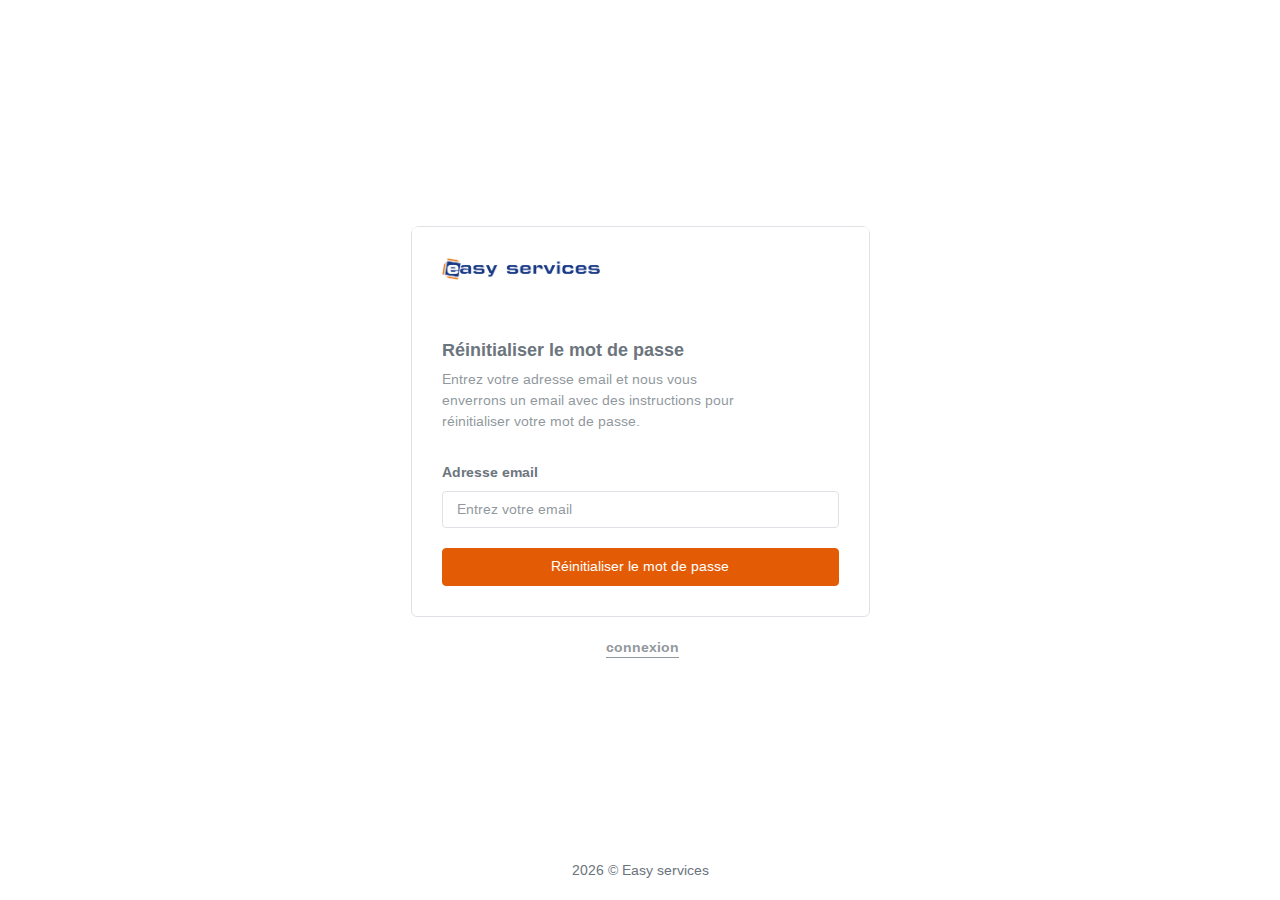
<file: auth-recoverpw.html>
<!DOCTYPE html>
<html lang="en">

<head>
    <meta charset="utf-8" />
    <title>Easy services app</title>
    <meta name="viewport" content="width=device-width, initial-scale=1.0">
    <meta content="A fully featured admin theme which can be used to build CRM, CMS, etc." name="description" />
    <meta content="Coderthemes" name="author" />

    <!-- App favicon -->
    <link rel="shortcut icon" href="assets/images/favicon.ico">

    <!-- Theme Config Js -->
    <script src="assets/js/config.js"></script>

    <!-- App css -->
    <link href="assets/css/app.min.css" rel="stylesheet" type="text/css" id="app-style" />

    <!-- Icons css -->
    <link href="assets/css/icons.min.css" rel="stylesheet" type="text/css" />
    <link href="assets/css/loader.css" rel="stylesheet" type="text/css" />
</head>

<body class="authentication-bg">
    <div class="account-pages pt-2 pt-sm-5 pb-4 pb-sm-5 position-relative">
        <div class="container">
            <div class="row justify-content-center">
                <div class="col-xxl-6 col-lg-5">
                    <div class="position-relative rounded-3 overflow-hidden"
                        style="">
                        <div class="card bg-transparent mb-0">
                            <!-- Logo-->
                            <div class="auth-brand">
                                <a href="index.html" class="logo-light">
                                    <img src="assets/images/logo.png" alt="logo" height="22">
                                </a>
                                <a href="index.html" class="logo-dark">
                                    <img src="assets/images/logo-dark.png" alt="dark logo" height="22">
                                </a>
                            </div>

                            <div class="card-body p-4">

                                <div class="w-75">
                                    <h4 class="text-dark-50 mt-0 fw-bold">Réinitialiser le mot de passe</h4>
                                    <p class="text-muted mb-4">Entrez votre adresse email et nous vous enverrons un
                                        email avec des instructions pour réinitialiser votre mot de passe.</p>
                                </div>

                                <form action="#">
                                    <div class="mb-3">
                                        <label for="emailaddress" class="form-label">Adresse email</label>
                                        <input class="form-control" type="email" id="emailaddress" required=""
                                            placeholder="Entrez votre email">
                                    </div>

                                    <div class="mb-0 text-center">
                                        <button class="btn btn-primary w-100" type="submit">Réinitialiser le mot de
                                            passe</button>
                                    </div>
                                </form>
                            </div> <!-- end card-body-->
                        </div>
                        <!-- end card -->

                        <div class="row mt-3">
                            <div class="col-12 text-center">
                                <p class="text-muted bg-body"><a href="auth-login.html"
                                        class="text-muted ms-1 link-offset-3 text-decoration-underline"><b>connexion</b></a>
                                </p>
                            </div> <!-- end col -->
                        </div>
                        <!-- end row -->

                    </div> <!-- end col -->
                </div>
                <!-- end row -->
            </div>
            <!-- end container -->
        </div>
        <!-- end page -->

        <footer class="footer footer-alt fw-medium">
            <span class="bg-body">
                <script>document.write(new Date().getFullYear())</script> © Easy services
            </span>
        </footer>
        <!-- Vendor js -->
        <script src="assets/js/vendor.min.js"></script>

        <!-- App js -->
        <script src="assets/js/app.min.js"></script>
        <script>
            // Masquer le loader après le chargement
            window.addEventListener('load', function () {
                setTimeout(function () {
                    document.getElementById('pageLoader').style.display = 'none';
                }, 2000);
            });
        </script>
</body>

</html>
</file>
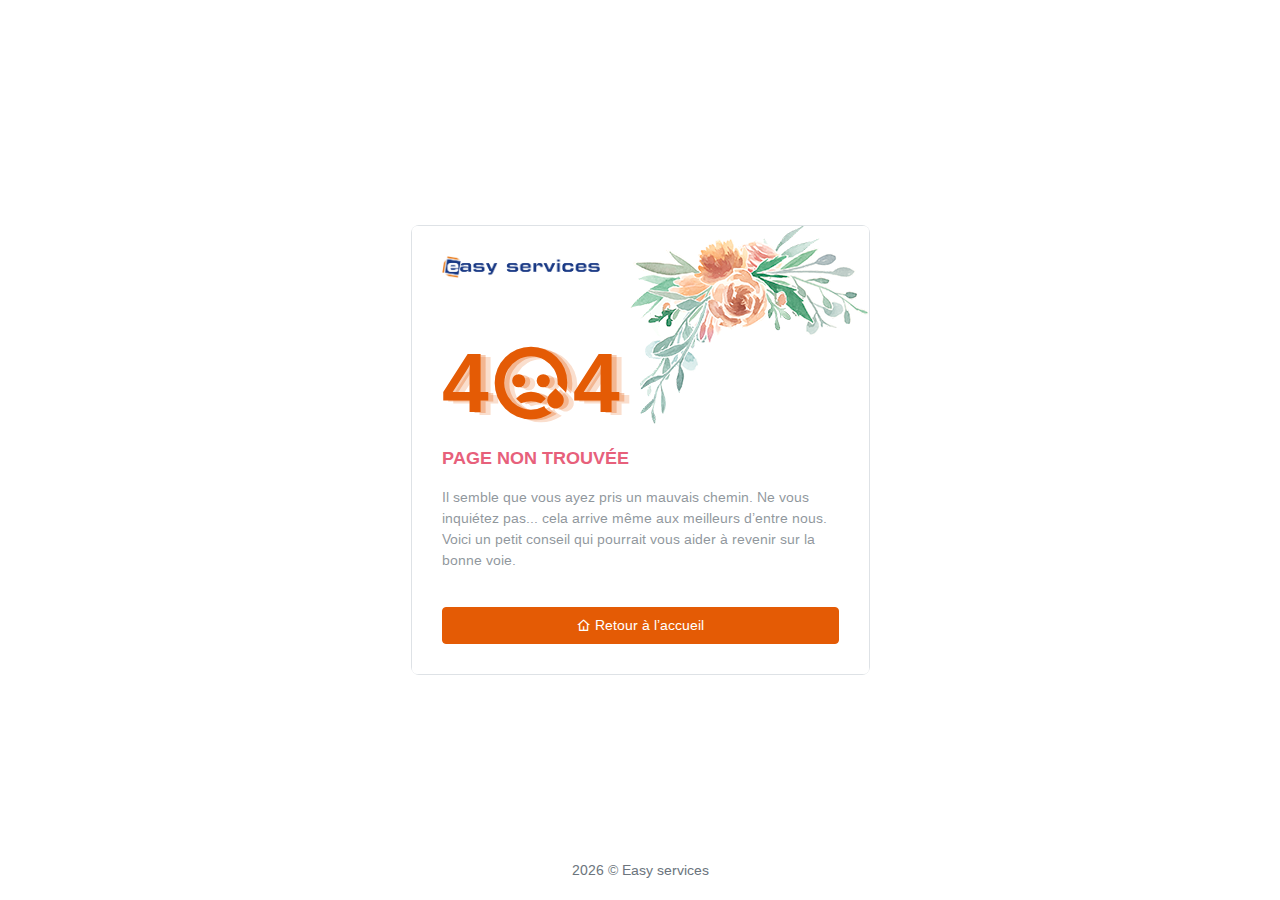
<file: error-404.html>
<!DOCTYPE html>
<html lang="en">

<head>
    <meta charset="utf-8" />
    <title>Easy services app</title>
    <meta name="viewport" content="width=device-width, initial-scale=1.0">
    <meta content="" name="description" />
    <meta content="" name="author" />

    <!-- App favicon -->
    <link rel="shortcut icon" href="assets/images/favicon.ico">

    <!-- Theme Config Js -->
    <script src="assets/js/config.js"></script>

    <!-- App css -->
    <link href="assets/css/app.min.css" rel="stylesheet" type="text/css" id="app-style" />

    <!-- Icons css -->
    <link href="assets/css/icons.min.css" rel="stylesheet" type="text/css" />
</head>

<body class="authentication-bg">

    <div class="account-pages pt-2 pt-sm-5 pb-4 pb-sm-5 position-relative">
        <div class="container">
            <div class="row justify-content-center">
                <div class="col-xxl-6 col-lg-5">
                    <div class="position-relative rounded-3 overflow-hidden"
                        style="background-image: url(assets/images/flowers/img-3.png); background-position: top right; background-repeat: no-repeat;">
                        <div class="card bg-transparent mb-0">

                            <!-- Logo-->
                            <div class="auth-brand">
                                <a href="index.html" class="logo-light">
                                    <img src="assets/images/logo.png" alt="logo" height="22">
                                </a>
                                <a href="index.html" class="logo-dark">
                                    <img src="assets/images/logo-dark.png" alt="dark logo" height="22">
                                </a>
                            </div>

                            <div class="card-body p-4">
                                <div class="">
                                    <h1 class="text-error">4<i class="ri-emotion-sad-line"></i>4</h1>
                                    <h4 class="text-uppercase text-danger mt-3">Page non trouvée</h4>
                                    <p class="text-muted mt-3">
                                        Il semble que vous ayez pris un mauvais chemin. Ne vous inquiétez pas...
                                        cela arrive même aux meilleurs d’entre nous. Voici un petit conseil
                                        qui pourrait vous aider à revenir sur la bonne voie.
                                    </p>

                                    <a class="btn btn-primary w-100 mt-3" href="index.html">
                                        <i class="ri-home-4-line"></i> Retour à l’accueil
                                    </a>
                                </div>

                            </div> <!-- end card-body-->
                        </div>
                        <!-- end card -->
                    </div> <!-- end col -->
                </div>
                <!-- end row -->
            </div>
            <!-- end container -->
        </div>
        <!-- end page -->

        <footer class="footer footer-alt fw-medium">
            <span class="bg-body">
                <script>document.write(new Date().getFullYear())</script> © Easy services
            </span>
        </footer>
        <!-- Vendor js -->
        <script src="assets/js/vendor.min.js"></script>

        <!-- App js -->
        <script src="assets/js/app.min.js"></script>
        <script>
            // Masquer le loader après le chargement
            window.addEventListener('load', function () {
                setTimeout(function () {
                    document.getElementById('pageLoader').style.display = 'none';
                }, 2000);
            });
        </script>
</body>

</html>
</file>
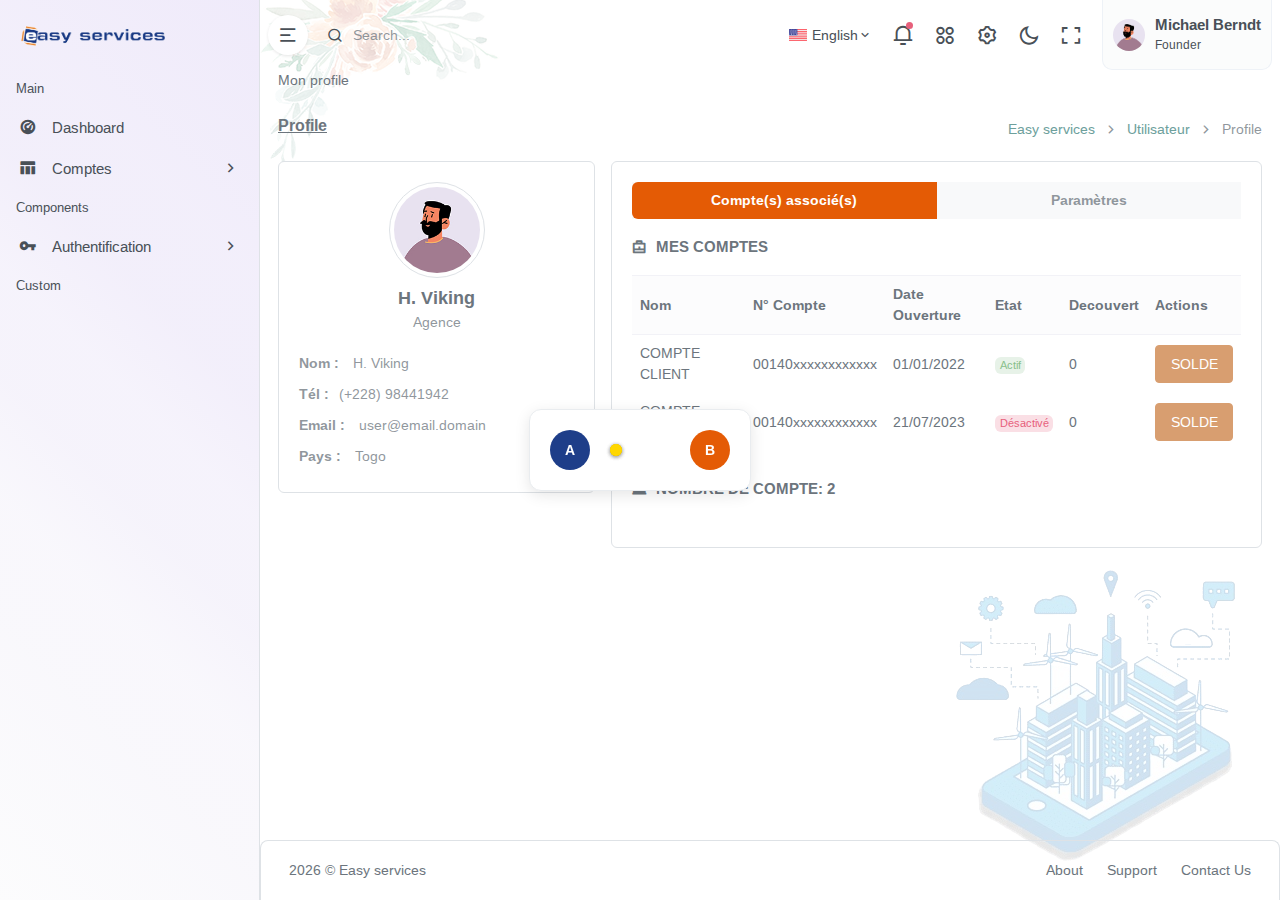
<file: pages-profile.html>
<!DOCTYPE html>
<html lang="en">

<head>
    <meta charset="utf-8" />
    <title>Easy services app</title>
    <meta name="viewport" content="width=device-width, initial-scale=1.0">
    <meta content="" name="description" />
    <meta content="" name="author" />


    <!-- App favicon -->
    <link rel="shortcut icon" href="assets/images/favicon.ico">

    <!-- Theme Config Js -->
    <script src="assets/js/config.js"></script>

    <!-- App css -->
    <link href="assets/css/app.min.css" rel="stylesheet" type="text/css" id="app-style" />

    <!-- Icons css -->
    <link href="assets/css/icons.min.css" rel="stylesheet" type="text/css" />
    <link href="assets/css/loader.css" rel="stylesheet" type="text/css" />
</head>

<body>

    <!-- Begin page -->
    <div class="wrapper">
        <div class="loader-container" id="pageLoader">
            <div class="loader-card">
                <div class="money-transfer-loader">
                    <div class="account-circle account-a">A</div>
                    <div class="money-moving">
                        <div class="coin"></div>
                        <div class="coin"></div>
                        <div class="coin"></div>
                    </div>
                    <div class="account-circle account-b">B</div>
                </div>
            </div>
        </div>

        <!-- ========== Topbar Start ========== -->
        <div class="navbar-custom">
            <div class="topbar container-fluid">
                <div class="d-flex align-items-center gap-lg-2 gap-1">

                    <!-- Topbar Brand Logo -->
                    <div class="logo-topbar">
                        <!-- Logo light -->
                        <a href="index.html" class="logo-light">
                            <span class="logo-lg">
                                <img src="assets/images/logo.png" alt="logo">
                            </span>
                            <span class="logo-sm">
                                <img src="assets/images/logo-sm.png" alt="small logo">
                            </span>
                        </a>

                        <!-- Logo Dark -->
                        <a href="index.html" class="logo-dark">
                            <span class="logo-lg">
                                <img src="assets/images/logo-dark.png" alt="dark logo">
                            </span>
                            <span class="logo-sm">
                                <img src="assets/images/logo-sm.png" alt="small logo">
                            </span>
                        </a>
                    </div>

                    <!-- Sidebar Menu Toggle Button -->
                    <button class="button-toggle-menu">
                        <i class="ri-menu-2-fill"></i>
                    </button>

                    <!-- Topbar Search Form -->
                    <div class="app-search dropdown d-none d-lg-block">
                        <form>
                            <div class="input-group">
                                <input type="search" class="form-control dropdown-toggle" placeholder="Search..."
                                    id="top-search">
                                <span class="ri-search-line search-icon"></span>
                            </div>
                        </form>

                        <div class="dropdown-menu dropdown-menu-animated dropdown-lg" id="search-dropdown">
                            <!-- item-->
                            <div class="dropdown-header noti-title">
                                <h5 class="text-overflow mb-1">Found <b class="text-decoration-underline">08</b> results
                                </h5>
                            </div>

                            <!-- item-->
                            <a href="javascript:void(0);" class="dropdown-item notify-item">
                                <i class="ri-file-chart-line fs-16 me-1"></i>
                                <span>Analytics Report</span>
                            </a>

                            <!-- item-->
                            <a href="javascript:void(0);" class="dropdown-item notify-item">
                                <i class="ri-lifebuoy-line fs-16 me-1"></i>
                                <span>How can I help you?</span>
                            </a>

                            <!-- item-->
                            <a href="javascript:void(0);" class="dropdown-item notify-item">
                                <i class="ri-user-settings-line fs-16 me-1"></i>
                                <span>User profile settings</span>
                            </a>

                            <!-- item-->
                            <div class="dropdown-header noti-title">
                                <h6 class="text-overflow mt-2 mb-1 text-uppercase">Users</h6>
                            </div>

                            <div class="notification-list">
                                <!-- item-->
                                <a href="javascript:void(0);" class="dropdown-item notify-item">
                                    <div class="d-flex">
                                        <img class="d-flex me-2 rounded-circle" src="assets/images/users/avatar-2.jpg"
                                            alt="Generic placeholder image" height="32">
                                        <div class="w-100">
                                            <h5 class="m-0 fs-14">Erwin Brown</h5>
                                            <span class="fs-12 mb-0">UI Designer</span>
                                        </div>
                                    </div>
                                </a>

                                <!-- item-->
                                <a href="javascript:void(0);" class="dropdown-item notify-item">
                                    <div class="d-flex">
                                        <img class="d-flex me-2 rounded-circle" src="assets/images/users/avatar-5.jpg"
                                            alt="Generic placeholder image" height="32">
                                        <div class="w-100">
                                            <h5 class="m-0 fs-14">Jacob Deo</h5>
                                            <span class="fs-12 mb-0">Developer</span>
                                        </div>
                                    </div>
                                </a>
                            </div>
                        </div>
                    </div>
                </div>

                <ul class="topbar-menu d-flex align-items-center gap-3">
                    <li class="dropdown d-lg-none">
                        <a class="nav-link dropdown-toggle arrow-none" data-bs-toggle="dropdown" href="#" role="button"
                            aria-haspopup="false" aria-expanded="false">
                            <i class="ri-search-line fs-22"></i>
                        </a>
                        <div class="dropdown-menu dropdown-menu-animated dropdown-lg p-0">
                            <form class="p-3">
                                <input type="search" class="form-control" placeholder="Search ..."
                                    aria-label="Recipient's username">
                            </form>
                        </div>
                    </li>

                    <li class="dropdown">
                        <a class="nav-link dropdown-toggle arrow-none" data-bs-toggle="dropdown" href="#" role="button"
                            aria-haspopup="false" aria-expanded="false">
                            <img src="assets/images/flags/us.jpg" alt="user-image" class="me-0 me-sm-1" height="12">
                            <span class="align-middle d-none d-lg-inline-block">English</span> <i
                                class="ri-arrow-down-s-line d-none d-sm-inline-block align-middle"></i>
                        </a>
                        <div class="dropdown-menu dropdown-menu-end dropdown-menu-animated">

                            <!-- item-->
                            <a href="javascript:void(0);" class="dropdown-item">
                                <img src="assets/images/flags/germany.jpg" alt="user-image" class="me-1" height="12">
                                <span class="align-middle">German</span>
                            </a>

                            <!-- item-->
                            <a href="javascript:void(0);" class="dropdown-item">
                                <img src="assets/images/flags/italy.jpg" alt="user-image" class="me-1" height="12">
                                <span class="align-middle">Italian</span>
                            </a>

                            <!-- item-->
                            <a href="javascript:void(0);" class="dropdown-item">
                                <img src="assets/images/flags/spain.jpg" alt="user-image" class="me-1" height="12">
                                <span class="align-middle">Spanish</span>
                            </a>

                            <!-- item-->
                            <a href="javascript:void(0);" class="dropdown-item">
                                <img src="assets/images/flags/russia.jpg" alt="user-image" class="me-1" height="12">
                                <span class="align-middle">Russian</span>
                            </a>

                        </div>
                    </li>

                    <li class="dropdown notification-list">
                        <a class="nav-link dropdown-toggle arrow-none" data-bs-toggle="dropdown" href="#" role="button"
                            aria-haspopup="false" aria-expanded="false">
                            <i class="ri-notification-3-line fs-22"></i>
                            <span class="noti-icon-badge"></span>
                        </a>
                        <div class="dropdown-menu dropdown-menu-end dropdown-menu-animated dropdown-lg py-0">
                            <div class="p-2 border-top-0 border-start-0 border-end-0 border-dashed border">
                                <div class="row align-items-center">
                                    <div class="col">
                                        <h6 class="m-0 fs-16 fw-semibold"> Notification</h6>
                                    </div>
                                    <div class="col-auto">
                                        <a href="javascript: void(0);" class="text-dark text-decoration-underline">
                                            <small>Clear All</small>
                                        </a>
                                    </div>
                                </div>
                            </div>

                            <div style="max-height: 300px;" data-simplebar>

                                <h5 class="text-muted fs-12 fw-bold p-2 text-uppercase mb-0">Today</h5>
                                <!-- item-->

                                <a href="javascript:void(0);"
                                    class="dropdown-item p-0 notify-item unread-noti card m-0 shadow-none">
                                    <div class="card-body">
                                        <div class="d-flex align-items-center">
                                            <div class="flex-shrink-0">
                                                <div class="notify-icon bg-primary">
                                                    <i class="ri-message-3-line fs-18"></i>
                                                </div>
                                            </div>
                                            <div class="flex-grow-1 text-truncate ms-2">
                                                <h5 class="noti-item-title fw-semibold fs-14">Datacorp <small
                                                        class="fw-normal text-muted float-end ms-1">1 min ago</small>
                                                </h5>
                                                <small class="noti-item-subtitle text-muted">Caleb Flakelar commented on
                                                    Admin</small>
                                            </div>
                                        </div>
                                    </div>
                                </a>

                                <!-- item-->
                                <a href="javascript:void(0);"
                                    class="dropdown-item p-0 notify-item read-noti card m-0 shadow-none">
                                    <div class="card-body">
                                        <div class="d-flex align-items-center">
                                            <div class="flex-shrink-0">
                                                <div class="notify-icon bg-info">
                                                    <i class="ri-user-add-line fs-18"></i>
                                                </div>
                                            </div>
                                            <div class="flex-grow-1 text-truncate ms-2">
                                                <h5 class="noti-item-title fw-semibold fs-14">Admin <small
                                                        class="fw-normal text-muted float-end ms-1">1 hr ago</small>
                                                </h5>
                                                <small class="noti-item-subtitle text-muted">New user registered</small>
                                            </div>
                                        </div>
                                    </div>
                                </a>

                                <h5 class="text-muted fs-12 fw-bold p-2 mb-0 text-uppercase">Yesterday</h5>

                                <!-- item-->
                                <a href="javascript:void(0);"
                                    class="dropdown-item p-0 notify-item read-noti card m-0 shadow-none">
                                    <div class="card-body">
                                        <div class="d-flex align-items-center">
                                            <div class="flex-shrink-0">
                                                <div class="notify-icon">
                                                    <img src="assets/images/users/avatar-2.jpg"
                                                        class="img-fluid rounded-circle" alt="" />
                                                </div>
                                            </div>
                                            <div class="flex-grow-1 text-truncate ms-2">
                                                <h5 class="noti-item-title fw-semibold fs-14">Cristina Pride <small
                                                        class="fw-normal text-muted float-end ms-1">1 day ago</small>
                                                </h5>
                                                <small class="noti-item-subtitle text-muted">Hi, How are you? What about
                                                    our next meeting</small>
                                            </div>
                                        </div>
                                    </div>
                                </a>

                                <h5 class="text-muted fs-12 fw-bold p-2 mb-0 text-uppercase">31 Jan 2023</h5>

                                <!-- item-->
                                <a href="javascript:void(0);"
                                    class="dropdown-item p-0 notify-item read-noti card m-0 shadow-none">
                                    <div class="card-body">
                                        <div class="d-flex align-items-center">
                                            <div class="flex-shrink-0">
                                                <div class="notify-icon bg-primary">
                                                    <i class="ri-discuss-line fs-18"></i>
                                                </div>
                                            </div>
                                            <div class="flex-grow-1 text-truncate ms-2">
                                                <h5 class="noti-item-title fw-semibold fs-14">Datacorp</h5>
                                                <small class="noti-item-subtitle text-muted">Caleb Flakelar commented on
                                                    Admin</small>
                                            </div>
                                        </div>
                                    </div>
                                </a>

                                <!-- item-->
                                <a href="javascript:void(0);"
                                    class="dropdown-item p-0 notify-item read-noti card m-0 shadow-none">
                                    <div class="card-body">
                                        <div class="d-flex align-items-center">
                                            <div class="flex-shrink-0">
                                                <div class="notify-icon">
                                                    <img src="assets/images/users/avatar-4.jpg"
                                                        class="img-fluid rounded-circle" alt="" />
                                                </div>
                                            </div>
                                            <div class="flex-grow-1 text-truncate ms-2">
                                                <h5 class="noti-item-title fw-semibold fs-14">Karen Robinson</h5>
                                                <small class="noti-item-subtitle text-muted">Wow ! this admin looks good
                                                    and awesome design</small>
                                            </div>
                                        </div>
                                    </div>
                                </a>
                            </div>

                            <!-- All-->
                            <a href="javascript:void(0);"
                                class="dropdown-item text-center text-primary text-decoration-underline fw-bold notify-item border-top border-light py-2">
                                View All
                            </a>

                        </div>
                    </li>

                    <li class="dropdown d-none d-sm-inline-block">
                        <a class="nav-link dropdown-toggle arrow-none" data-bs-toggle="dropdown" href="#" role="button"
                            aria-haspopup="false" aria-expanded="false">
                            <i class="ri-apps-2-line fs-22"></i>
                        </a>
                        <div class="dropdown-menu dropdown-menu-end dropdown-menu-animated dropdown-lg p-0">

                            <div class="p-2">
                                <div class="row g-0">
                                    <div class="col">
                                        <a class="dropdown-icon-item" href="#">
                                            <img src="assets/images/brands/github.png" alt="Github">
                                            <span>GitHub</span>
                                        </a>
                                    </div>
                                    <div class="col">
                                        <a class="dropdown-icon-item" href="#">
                                            <img src="assets/images/brands/bitbucket.png" alt="bitbucket">
                                            <span>Bitbucket</span>
                                        </a>
                                    </div>
                                    <div class="col">
                                        <a class="dropdown-icon-item" href="#">
                                            <img src="assets/images/brands/dropbox.png" alt="dropbox">
                                            <span>Dropbox</span>
                                        </a>
                                    </div>
                                </div>

                                <div class="row g-0">
                                    <div class="col">
                                        <a class="dropdown-icon-item" href="#">
                                            <img src="assets/images/brands/slack.png" alt="slack">
                                            <span>Slack</span>
                                        </a>
                                    </div>
                                    <div class="col">
                                        <a class="dropdown-icon-item" href="#">
                                            <img src="assets/images/brands/dribbble.png" alt="dribbble">
                                            <span>Dribbble</span>
                                        </a>
                                    </div>
                                    <div class="col">
                                        <a class="dropdown-icon-item" href="#">
                                            <img src="assets/images/brands/behance.png" alt="Behance">
                                            <span>Behance</span>
                                        </a>
                                    </div>
                                </div> <!-- end row-->
                            </div>

                        </div>
                    </li>

                    <li class="d-none d-sm-inline-block">
                        <a class="nav-link" data-bs-toggle="offcanvas" href="#theme-settings-offcanvas">
                            <i class="ri-settings-3-line fs-22"></i>
                        </a>
                    </li>

                    <li class="d-none d-sm-inline-block">
                        <div class="nav-link" id="light-dark-mode">
                            <i class="ri-moon-line fs-22"></i>
                        </div>
                    </li>


                    <li class="d-none d-md-inline-block">
                        <a class="nav-link" href="" data-toggle="fullscreen">
                            <i class="ri-fullscreen-line fs-22"></i>
                        </a>
                    </li>

                    <li class="dropdown">
                        <a class="nav-link dropdown-toggle arrow-none nav-user px-2" data-bs-toggle="dropdown" href="#"
                            role="button" aria-haspopup="false" aria-expanded="false">
                            <span class="account-user-avatar">
                                <img src="assets/images/users/avatar-1.jpg" alt="user-image" width="32"
                                    class="rounded-circle">
                            </span>
                            <span class="d-lg-flex flex-column gap-1 d-none">
                                <h5 class="my-0">Michael Berndt</h5>
                                <h6 class="my-0 fw-normal">Founder</h6>
                            </span>
                        </a>
                        <div class="dropdown-menu dropdown-menu-end dropdown-menu-animated profile-dropdown">
                            <!-- item-->
                            <div class=" dropdown-header noti-title">
                                <h6 class="text-overflow m-0">Welcome !</h6>
                            </div>

                            <!-- item-->
                            <a href="pages-profile.html" class="dropdown-item">
                                <i class="ri-account-circle-line fs-18 align-middle me-1"></i>
                                <span>Mon compte</span>
                            </a>

                            <!-- item-->
                            <a href="pages-profile.html" class="dropdown-item">
                                <i class="ri-settings-4-line fs-18 align-middle me-1"></i>
                                <span>Paramètres</span>
                            </a>

                            <!-- item-->
                            <a href="pages-faq.html" class="dropdown-item">
                                <i class="ri-customer-service-2-line fs-18 align-middle me-1"></i>
                                <span>Support</span>
                            </a>

                            <!-- item-->
                            <a href="auth-lock-screen.html" class="dropdown-item">
                                <i class="ri-lock-password-line fs-18 align-middle me-1"></i>
                                <span>Lock Screen</span>
                            </a>

                            <!-- item-->
                            <a href="auth-logout-2.html" class="dropdown-item">
                                <i class="ri-logout-box-line fs-18 align-middle me-1"></i>
                                <span>Déconnexion</span>
                            </a>
                        </div>
                    </li>
                </ul>
            </div>
        </div>
        <!-- ========== Topbar End ========== -->

        <!-- ========== Left Sidebar Start ========== -->
        <div class="leftside-menu">

            <!-- Brand Logo Light -->
            <a href="index.html" class="logo logo-light">
                <span class="logo-lg">
                    <img src="assets/images/logo.png" alt="logo">
                </span>
                <span class="logo-sm">
                    <img src="assets/images/logo-sm.png" alt="small logo">
                </span>
            </a>

            <!-- Brand Logo Dark -->
            <a href="index.html" class="logo logo-dark">
                <span class="logo-lg">
                    <img src="assets/images/logo-dark.png" alt="dark logo">
                </span>
                <span class="logo-sm">
                    <img src="assets/images/logo-sm.png" alt="small logo">
                </span>
            </a>
            <!-- Full Sidebar Menu Close Button -->
            <div class="button-close-fullsidebar">
                <i class="ri-close-fill align-middle"></i>
            </div>

            <!-- Sidebar -left -->
            <div class="h-100" id="leftside-menu-container" data-simplebar>
                <!-- Leftbar User -->
                <div class="leftbar-user">
                    <a href="pages-profile.html">
                        <img src="assets/images/users/avatar-1.jpg" alt="user-image" height="42"
                            class="rounded-circle shadow-sm">
                        <span class="leftbar-user-name mt-2">Michael
                            Berndt</span>
                    </a>
                </div>

                <!--- Sidemenu -->
                <ul class="side-nav">

                    <li class="side-nav-title">Main</li>

                    <li class="side-nav-item">
                        <a href="index.html" class="side-nav-link">
                            <i class="ri-dashboard-2-fill"></i>
                            <span> Dashboard </span>
                        </a>
                    </li>

                    <li class="side-nav-item">
                        <a data-bs-toggle="collapse" href="#sidebarEmail" aria-expanded="false"
                            aria-controls="sidebarEmail" class="side-nav-link">
                            <i class="ri-table-fill"></i>
                            <span> Comptes </span>
                            <span class="menu-arrow"></span>
                        </a>
                        <div class="collapse" id="sidebarEmail">
                            <ul class="side-nav-second-level">
                                <li>
                                    <a href="solde.html">Solde (balance)</a>
                                </li>
                                <li>
                                    <a href="releve.html">Relevé</a>
                                </li>
                            </ul>
                        </div>
                    </li>

                    <li class="side-nav-title">Components</li>



                    <li class="side-nav-item">
                        <a data-bs-toggle="collapse" href="#sidebarTables" aria-expanded="false"
                            aria-controls="sidebarTables" class="side-nav-link">
                            <i class="ri-key-fill"></i>
                            <span> Authentification </span>
                            <span class="menu-arrow"></span>
                        </a>
                        <div class="collapse" id="sidebarTables">
                            <ul class="side-nav-second-level">
                                <li>
                                    <a href="auth-register.html">Ouverture de compte</a>
                                </li>
                                <li>
                                    <a href="auth-login.html">Connexion</a>
                                </li>
                            </ul>
                        </div>
                    </li>



                    <li class="side-nav-title">Custom</li>
                </ul>
                <!--- End Sidemenu -->

                <div class="clearfix"></div>
            </div>
        </div>
        <!-- ========== Left Sidebar End ========== -->

        <!-- ============================================================== -->
        <!-- Start Page Content here -->
        <!-- ============================================================== -->

        <div class="content-page">
            <div class="content">

                <!-- Start Content-->
                <div class="container-fluid">

                    <!-- start page title -->
                    <div class="row">
                        <div class="col-12">
                            <div class="bg-flower">
                                <img src="assets/images/flowers/img-3.png">
                            </div>

                            <div class="bg-flower-2">
                                <img src="assets/images/flowers/img-1.png">
                            </div>Mon profile

                            <div class="page-title-box">
                                <div class="page-title-right">
                                    <ol class="breadcrumb m-0">
                                        <li class="breadcrumb-item"><a href="javascript: void(0);">Easy services</a></li>
                                        <li class="breadcrumb-item"><a href="javascript: void(0);">Utilisateur</a></li>
                                        <li class="breadcrumb-item active">Profile</li>
                                    </ol>
                                </div>
                                <h4 class="page-title">Profile</h4>
                            </div>
                        </div>
                    </div>
                    <!-- end page title -->

                    <div class="row">
                        <div class="col-xl-4 col-lg-5">
                            <div class="card text-center">
                                <div class="card-body">
                                    <img src="assets/images/users/avatar-1.jpg"
                                        class="rounded-circle avatar-lg img-thumbnail" alt="profile-image">

                                    <h4 class="mb-1 mt-2">H. Viking</h4>
                                    <p class="text-muted">Agence</p>
                                    <div class="text-start mt-3">
                                        <p class="text-muted mb-2"><strong>Nom :</strong> <span class="ms-2">H.
                                                Viking</span></p>

                                        <p class="text-muted mb-2"><strong>Tél :</strong><span class="ms-2">(+228)
                                                98441942</span></p>

                                        <p class="text-muted mb-2"><strong>Email :</strong> <span
                                                class="ms-2 ">user@email.domain</span></p>

                                        <p class="text-muted mb-1"><strong>Pays :</strong> <span
                                                class="ms-2">Togo</span></p>
                                    </div>
                                </div> <!-- end card-body -->
                            </div> <!-- end card -->
                        </div> <!-- end col-->

                        <div class="col-xl-8 col-lg-7">
                            <div class="card">
                                <div class="card-body">
                                    <ul class="nav nav-pills bg-nav-pills nav-justified mb-3">
                                        <li class="nav-item">
                                            <a href="#aboutme" data-bs-toggle="tab" aria-expanded="false"
                                                class="nav-link rounded-start rounded-0 active">
                                                Compte(s) associé(s)
                                            </a>
                                        </li>
                                        <li class="nav-item">
                                            <a href="#settings" data-bs-toggle="tab" aria-expanded="false"
                                                class="nav-link rounded-end rounded-0">
                                                Paramètres
                                            </a>
                                        </li>
                                    </ul>
                                    <div class="tab-content">
                                        <div class="tab-pane show active" id="aboutme">

                                            <h5 class="text-uppercase mb-3"><i class="ri-briefcase-line me-1"></i>
                                                Mes comptes</h5>
                                            <div class="table-responsive">
                                                <table
                                                    class="table table-sm table-centered table-hover table-borderless mb-0">
                                                    <thead
                                                        class="border-top border-bottom bg-light-subtle border-light">
                                                        <tr>
                                                            <th>Nom</th>
                                                            <th>N° Compte</th>
                                                            <th>Date Ouverture</th>
                                                            <th>Etat</th>
                                                            <th>Decouvert</th>
                                                            <th>Actions</th>
                                                        </tr>
                                                    </thead>
                                                    <tbody>
                                                        <tr>
                                                            <td> COMPTE CLIENT</td>
                                                            <td>00140xxxxxxxxxxxx</td>
                                                            <td>01/01/2022</td>
                                                            <td><span
                                                                    class="badge bg-success-subtle text-success">Actif</span>
                                                            </td>
                                                            <td>0</td>

                                                            <td><a href="" class="btn btn-warning">SOLDE</a></td>
                                                        </tr>
                                                        <tr>
                                                            <td>COMPTE EPARGNE</td>
                                                            <td>00140xxxxxxxxxxxx</td>
                                                            <td>21/07/2023</td>
                                                            <td><span
                                                                    class="badge bg-danger-subtle text-danger">Désactivé</span>
                                                            </td>
                                                            <td>0</td>

                                                            <td><a href="" class="btn btn-warning">SOLDE</a></td>
                                                        </tr>
                                                    </tbody>
                                                </table>
                                            </div>

                                            <h5 class="text-uppercase mt-4"><i class="ri-macbook-line me-1"></i>
                                                Nombre de compte: <strong>2</strong></h5>

                                            <div class="timeline-alt pb-0">

                                            </div>
                                            <!-- end timeline -->

                                        </div> <!-- end tab-pane -->
                                        <!-- end about me section content -->

                                        <div class="tab-pane" id="settings">
                                            <form>
                                                <h5 class="mb-4 text-uppercase"><i
                                                        class="ri-contacts-book-2-line me-1"></i> Informations
                                                    personnelles</h5>
                                                <div class="row">
                                                    <div class="col-md-6">
                                                        <div class="mb-3">
                                                            <label for="firstname" class="form-label">Nom</label>
                                                            <input type="text" class="form-control" id="firstname"
                                                                placeholder="Entrer votre nom">
                                                        </div>
                                                    </div>
                                                    <div class="col-md-6">
                                                        <div class="mb-3">
                                                            <label for="lastname" class="form-label">Prenom</label>
                                                            <input type="text" class="form-control" id="lastname"
                                                                placeholder="Entrer votre prénom">
                                                        </div>
                                                    </div> <!-- end col -->
                                                </div> <!-- end row -->
                                                <div class="row">
                                                    <div class="col-md-6">
                                                        <div class="mb-3">
                                                            <label for="useremail" class="form-label">Email
                                                            </label>
                                                            <input type="email" class="form-control" id="useremail"
                                                                placeholder="Enter email">
                                                            <span class="form-text text-muted"><small>If you want to
                                                                    change email please <a
                                                                        href="javascript: void(0);">click</a>
                                                                    here.</small></span>
                                                        </div>
                                                    </div>
                                                    <div class="col-md-6">
                                                        <div class="mb-3">
                                                            <label for="userpassword" class="form-label">Mot de
                                                                passe</label>
                                                            <input type="password" class="form-control"
                                                                id="userpassword" placeholder="Enter password">
                                                            <span class="form-text text-muted"><small>If you want to
                                                                    change password please <a
                                                                        href="javascript: void(0);">click</a>
                                                                    here.</small></span>
                                                        </div>
                                                    </div> <!-- end col -->
                                                </div> <!-- end row -->

                                                <h5 class="mb-3 text-uppercase bg-light p-2"><i
                                                        class="ri-building-line me-1"></i> Informations agence</h5>
                                                <div class="row">
                                                    <div class="col-md-6">
                                                        <div class="mb-3">
                                                            <label for="companyname" class="form-label">Nom</label>
                                                            <input type="text" class="form-control" id="companyname"
                                                                placeholder="Enter company name">
                                                        </div>
                                                    </div>
                                                </div> <!-- end row -->
                                                <div class="text-end">
                                                    <button type="submit" class="btn btn-success mt-2"><i
                                                            class="ri-save-line"></i>Valider</button>
                                                </div>
                                            </form>
                                        </div>
                                        <!-- end settings content-->

                                    </div> <!-- end tab-content -->
                                </div> <!-- end card body -->
                            </div> <!-- end card -->
                        </div> <!-- end col -->
                    </div>
                    <!-- end row-->

                </div>
                <!-- container -->

            </div>
            <!-- content -->

            <!-- Footer Start -->
            <footer class="footer">
                <div class="container-fluid">
                    <div class="row">
                        <div class="col-md-6">
                            <script>document.write(new Date().getFullYear())</script> © Easy services
                        </div>
                        <div class="col-md-6">
                            <div class="text-md-end footer-links d-none d-md-block">
                                <a href="javascript: void(0);">About</a>
                                <a href="javascript: void(0);">Support</a>
                                <a href="javascript: void(0);">Contact Us</a>
                            </div>
                        </div>
                    </div>
                </div>
            </footer>
            <!-- end Footer -->

        </div>

        <!-- ============================================================== -->
        <!-- End Page content -->
        <!-- ============================================================== -->

    </div>
    <!-- END wrapper -->

    <!-- Theme Settings -->
    <div class="offcanvas offcanvas-end" tabindex="-1" id="theme-settings-offcanvas">
        <div class="d-flex align-items-center bg-primary p-3 offcanvas-header">
            <h5 class="text-white m-0">Theme Settings</h5>
            <button type="button" class="btn-close btn-close-white ms-auto" data-bs-dismiss="offcanvas"
                aria-label="Close"></button>
        </div>

        <div class="offcanvas-body p-0">
            <div data-simplebar class="h-100">
                <div class="card border-0 mb-0 p-3">
                    <div class="alert alert-warning" role="alert">
                        <strong>Customize </strong> the overall color scheme, sidebar menu, etc.
                    </div>

                    <h5 class="my-3 fs-16 fw-bold">Color Scheme</h5>

                    <div class="d-flex flex-column gap-2">
                        <div class="form-check form-switch">
                            <input class="form-check-input" type="checkbox" name="data-bs-theme" id="layout-color-light"
                                value="light">
                            <label class="form-check-label" for="layout-color-light">Light</label>
                        </div>

                        <div class="form-check form-switch">
                            <input class="form-check-input" type="checkbox" name="data-bs-theme" id="layout-color-dark"
                                value="dark">
                            <label class="form-check-label" for="layout-color-dark">Dark</label>
                        </div>
                    </div>

                    <div>
                        <h5 class="my-3 fs-16 fw-bold">Menu Color</h5>

                        <div class="d-flex flex-column gap-2">
                            <div class="form-check form-switch">
                                <input class="form-check-input" type="checkbox" name="data-menu-color"
                                    id="leftbar-color-light" value="light">
                                <label class="form-check-label" for="leftbar-color-light">Light</label>
                            </div>

                            <div class="form-check form-switch">
                                <input class="form-check-input" type="checkbox" name="data-menu-color"
                                    id="leftbar-color-dark" value="dark">
                                <label class="form-check-label" for="leftbar-color-dark">Dark</label>
                            </div>
                            <div class="form-check form-switch">
                                <input class="form-check-input" type="checkbox" name="data-menu-color"
                                    id="leftbar-color-brand" value="brand">
                                <label class="form-check-label" for="leftbar-color-brand">Brand</label>
                            </div>
                        </div>
                    </div>

                    <div id="sidebar-size">
                        <h5 class="my-3 fs-16 fw-bold">Sidebar Size</h5>

                        <div class="d-flex flex-column gap-2">
                            <div class="form-check form-switch">
                                <input class="form-check-input" type="checkbox" name="data-sidenav-size"
                                    id="leftbar-size-default" value="default">
                                <label class="form-check-label" for="leftbar-size-default">Default</label>
                            </div>

                            <div class="form-check form-switch">
                                <input class="form-check-input" type="checkbox" name="data-sidenav-size"
                                    id="leftbar-size-compact" value="compact">
                                <label class="form-check-label" for="leftbar-size-compact">Compact</label>
                            </div>

                            <div class="form-check form-switch">
                                <input class="form-check-input" type="checkbox" name="data-sidenav-size"
                                    id="leftbar-size-small" value="condensed">
                                <label class="form-check-label" for="leftbar-size-small">Condensed</label>
                            </div>

                            <div class="form-check form-switch">
                                <input class="form-check-input" type="checkbox" name="data-sidenav-size"
                                    id="leftbar-size-full" value="full">
                                <label class="form-check-label" for="leftbar-size-full">Full Layout</label>
                            </div>

                            <div class="form-check form-switch">
                                <input class="form-check-input" type="checkbox" name="data-sidenav-size"
                                    id="leftbar-size-fullscreen" value="fullscreen">
                                <label class="form-check-label" for="leftbar-size-fullscreen">Fullscreen Layout</label>
                            </div>
                        </div>
                    </div>

                    <div id="layout-position">
                        <h5 class="my-3 fs-16 fw-bold">Layout Position</h5>

                        <div class="btn-group checkbox" role="group">
                            <input type="radio" class="btn-check" name="data-layout-position" id="layout-position-fixed"
                                value="fixed">
                            <label class="btn btn-soft-primary w-sm" for="layout-position-fixed">Fixed</label>

                            <input type="radio" class="btn-check" name="data-layout-position"
                                id="layout-position-scrollable" value="scrollable">
                            <label class="btn btn-soft-primary w-sm ms-0"
                                for="layout-position-scrollable">Scrollable</label>
                        </div>
                    </div>

                    <div id="sidebar-user">
                        <div class="d-flex justify-content-between align-items-center mt-3">
                            <label class="fs-16 fw-bold m-0" for="sidebaruser-check">Sidebar User Info</label>
                            <div class="form-check form-switch">
                                <input type="checkbox" class="form-check-input" name="sidebar-user"
                                    id="sidebaruser-check">
                            </div>
                        </div>
                    </div>

                </div>
            </div>

        </div>
        <div class="offcanvas-footer border-top p-3 text-center">
            <div class="row">
                <div class="col-6">
                    <button type="button" class="btn btn-light w-100" id="reset-layout">Reset</button>
                </div>
                <div class="col-6">
                    <a href="#" role="button" class="btn btn-primary w-100">Buy Now</a>
                </div>
            </div>
        </div>
    </div>
    <!-- Vendor js -->
    <script src="assets/js/vendor.min.js"></script>

    <!-- Chart.js -->
    <script src="assets/vendor/chart.js/chart.min.js"></script>

    <!-- Profile Demo App js -->
    <script src="assets/js/pages/demo.profile.js"></script>

    <!-- App js -->
    <script src="assets/js/app.min.js"></script>
    <script>
        // Masquer le loader après le chargement
        window.addEventListener('load', function () {
            setTimeout(function () {
                document.getElementById('pageLoader').style.display = 'none';
            }, 2000);
        });
    </script>

</body>

</html>
</file>
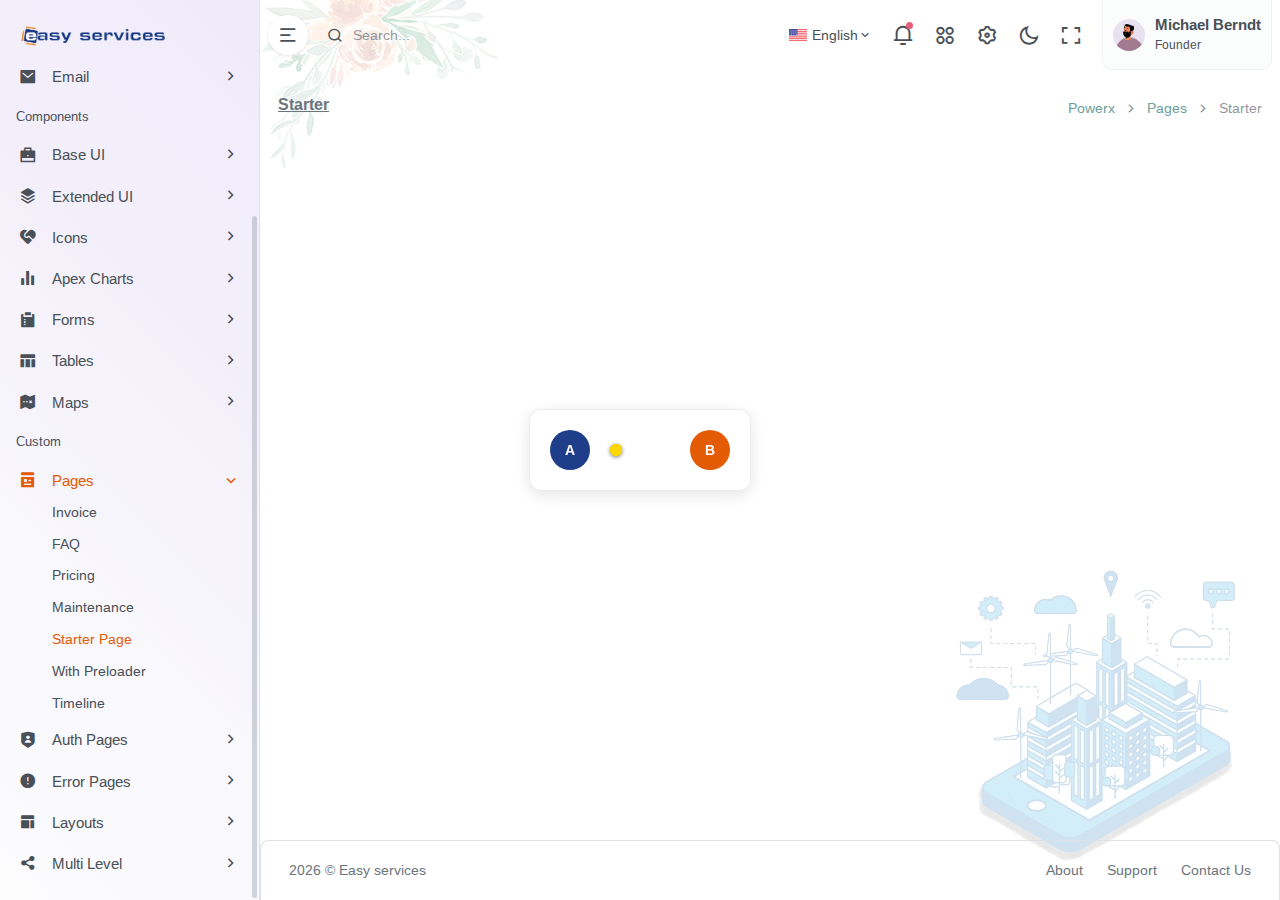
<file: pages-starter.html>
<!DOCTYPE html>
<html lang="en">

<head>
    <meta charset="utf-8" />
    <title>Easy services app</title>
    <meta name="viewport" content="width=device-width, initial-scale=1.0">
    <meta content="" name="description" />
    <meta content="" name="author" />

    <!-- App favicon -->
    <link rel="shortcut icon" href="assets/images/favicon.ico">

    <!-- Theme Config Js -->
    <script src="assets/js/config.js"></script>

    <!-- App css -->
    <link href="assets/css/app.min.css" rel="stylesheet" type="text/css" id="app-style" />

    <!-- Icons css -->
    <link href="assets/css/icons.min.css" rel="stylesheet" type="text/css" />
    <link href="assets/css/loader.css" rel="stylesheet" type="text/css" />
</head>

<body>
    <!-- Begin page -->
    <div class="wrapper">
        <div class="loader-container" id="pageLoader">
            <div class="loader-card">
                <div class="money-transfer-loader">
                    <div class="account-circle account-a">A</div>
                    <div class="money-moving">
                        <div class="coin"></div>
                        <div class="coin"></div>
                        <div class="coin"></div>
                    </div>
                    <div class="account-circle account-b">B</div>
                </div>
            </div>
        </div>


        <!-- ========== Topbar Start ========== -->
        <div class="navbar-custom">
            <div class="topbar container-fluid">
                <div class="d-flex align-items-center gap-lg-2 gap-1">

                    <!-- Topbar Brand Logo -->
                    <div class="logo-topbar">
                        <!-- Logo light -->
                        <a href="index.html" class="logo-light">
                            <span class="logo-lg">
                                <img src="assets/images/logo.png" alt="logo">
                            </span>
                            <span class="logo-sm">
                                <img src="assets/images/logo-sm.png" alt="small logo">
                            </span>
                        </a>

                        <!-- Logo Dark -->
                        <a href="index.html" class="logo-dark">
                            <span class="logo-lg">
                                <img src="assets/images/logo-dark.png" alt="dark logo">
                            </span>
                            <span class="logo-sm">
                                <img src="assets/images/logo-sm.png" alt="small logo">
                            </span>
                        </a>
                    </div>

                    <!-- Sidebar Menu Toggle Button -->
                    <button class="button-toggle-menu">
                        <i class="ri-menu-2-fill"></i>
                    </button>

                    <!-- Topbar Search Form -->
                    <div class="app-search dropdown d-none d-lg-block">
                        <form>
                            <div class="input-group">
                                <input type="search" class="form-control dropdown-toggle" placeholder="Search..."
                                    id="top-search">
                                <span class="ri-search-line search-icon"></span>
                            </div>
                        </form>

                        <div class="dropdown-menu dropdown-menu-animated dropdown-lg" id="search-dropdown">
                            <!-- item-->
                            <div class="dropdown-header noti-title">
                                <h5 class="text-overflow mb-1">Found <b class="text-decoration-underline">08</b> results
                                </h5>
                            </div>

                            <!-- item-->
                            <a href="javascript:void(0);" class="dropdown-item notify-item">
                                <i class="ri-file-chart-line fs-16 me-1"></i>
                                <span>Analytics Report</span>
                            </a>

                            <!-- item-->
                            <a href="javascript:void(0);" class="dropdown-item notify-item">
                                <i class="ri-lifebuoy-line fs-16 me-1"></i>
                                <span>How can I help you?</span>
                            </a>

                            <!-- item-->
                            <a href="javascript:void(0);" class="dropdown-item notify-item">
                                <i class="ri-user-settings-line fs-16 me-1"></i>
                                <span>User profile settings</span>
                            </a>

                            <!-- item-->
                            <div class="dropdown-header noti-title">
                                <h6 class="text-overflow mt-2 mb-1 text-uppercase">Users</h6>
                            </div>

                            <div class="notification-list">
                                <!-- item-->
                                <a href="javascript:void(0);" class="dropdown-item notify-item">
                                    <div class="d-flex">
                                        <img class="d-flex me-2 rounded-circle" src="assets/images/users/avatar-2.jpg"
                                            alt="Generic placeholder image" height="32">
                                        <div class="w-100">
                                            <h5 class="m-0 fs-14">Erwin Brown</h5>
                                            <span class="fs-12 mb-0">UI Designer</span>
                                        </div>
                                    </div>
                                </a>

                                <!-- item-->
                                <a href="javascript:void(0);" class="dropdown-item notify-item">
                                    <div class="d-flex">
                                        <img class="d-flex me-2 rounded-circle" src="assets/images/users/avatar-5.jpg"
                                            alt="Generic placeholder image" height="32">
                                        <div class="w-100">
                                            <h5 class="m-0 fs-14">Jacob Deo</h5>
                                            <span class="fs-12 mb-0">Developer</span>
                                        </div>
                                    </div>
                                </a>
                            </div>
                        </div>
                    </div>
                </div>

                <ul class="topbar-menu d-flex align-items-center gap-3">
                    <li class="dropdown d-lg-none">
                        <a class="nav-link dropdown-toggle arrow-none" data-bs-toggle="dropdown" href="#" role="button"
                            aria-haspopup="false" aria-expanded="false">
                            <i class="ri-search-line fs-22"></i>
                        </a>
                        <div class="dropdown-menu dropdown-menu-animated dropdown-lg p-0">
                            <form class="p-3">
                                <input type="search" class="form-control" placeholder="Search ..."
                                    aria-label="Recipient's username">
                            </form>
                        </div>
                    </li>

                    <li class="dropdown">
                        <a class="nav-link dropdown-toggle arrow-none" data-bs-toggle="dropdown" href="#" role="button"
                            aria-haspopup="false" aria-expanded="false">
                            <img src="assets/images/flags/us.jpg" alt="user-image" class="me-0 me-sm-1" height="12">
                            <span class="align-middle d-none d-lg-inline-block">English</span> <i
                                class="ri-arrow-down-s-line d-none d-sm-inline-block align-middle"></i>
                        </a>
                        <div class="dropdown-menu dropdown-menu-end dropdown-menu-animated">

                            <!-- item-->
                            <a href="javascript:void(0);" class="dropdown-item">
                                <img src="assets/images/flags/germany.jpg" alt="user-image" class="me-1" height="12">
                                <span class="align-middle">German</span>
                            </a>

                            <!-- item-->
                            <a href="javascript:void(0);" class="dropdown-item">
                                <img src="assets/images/flags/italy.jpg" alt="user-image" class="me-1" height="12">
                                <span class="align-middle">Italian</span>
                            </a>

                            <!-- item-->
                            <a href="javascript:void(0);" class="dropdown-item">
                                <img src="assets/images/flags/spain.jpg" alt="user-image" class="me-1" height="12">
                                <span class="align-middle">Spanish</span>
                            </a>

                            <!-- item-->
                            <a href="javascript:void(0);" class="dropdown-item">
                                <img src="assets/images/flags/russia.jpg" alt="user-image" class="me-1" height="12">
                                <span class="align-middle">Russian</span>
                            </a>

                        </div>
                    </li>

                    <li class="dropdown notification-list">
                        <a class="nav-link dropdown-toggle arrow-none" data-bs-toggle="dropdown" href="#" role="button"
                            aria-haspopup="false" aria-expanded="false">
                            <i class="ri-notification-3-line fs-22"></i>
                            <span class="noti-icon-badge"></span>
                        </a>
                        <div class="dropdown-menu dropdown-menu-end dropdown-menu-animated dropdown-lg py-0">
                            <div class="p-2 border-top-0 border-start-0 border-end-0 border-dashed border">
                                <div class="row align-items-center">
                                    <div class="col">
                                        <h6 class="m-0 fs-16 fw-semibold"> Notification</h6>
                                    </div>
                                    <div class="col-auto">
                                        <a href="javascript: void(0);" class="text-dark text-decoration-underline">
                                            <small>Clear All</small>
                                        </a>
                                    </div>
                                </div>
                            </div>

                            <div style="max-height: 300px;" data-simplebar>

                                <h5 class="text-muted fs-12 fw-bold p-2 text-uppercase mb-0">Today</h5>
                                <!-- item-->

                                <a href="javascript:void(0);"
                                    class="dropdown-item p-0 notify-item unread-noti card m-0 shadow-none">
                                    <div class="card-body">
                                        <div class="d-flex align-items-center">
                                            <div class="flex-shrink-0">
                                                <div class="notify-icon bg-primary">
                                                    <i class="ri-message-3-line fs-18"></i>
                                                </div>
                                            </div>
                                            <div class="flex-grow-1 text-truncate ms-2">
                                                <h5 class="noti-item-title fw-semibold fs-14">Datacorp <small
                                                        class="fw-normal text-muted float-end ms-1">1 min ago</small>
                                                </h5>
                                                <small class="noti-item-subtitle text-muted">Caleb Flakelar commented on
                                                    Admin</small>
                                            </div>
                                        </div>
                                    </div>
                                </a>

                                <!-- item-->
                                <a href="javascript:void(0);"
                                    class="dropdown-item p-0 notify-item read-noti card m-0 shadow-none">
                                    <div class="card-body">
                                        <div class="d-flex align-items-center">
                                            <div class="flex-shrink-0">
                                                <div class="notify-icon bg-info">
                                                    <i class="ri-user-add-line fs-18"></i>
                                                </div>
                                            </div>
                                            <div class="flex-grow-1 text-truncate ms-2">
                                                <h5 class="noti-item-title fw-semibold fs-14">Admin <small
                                                        class="fw-normal text-muted float-end ms-1">1 hr ago</small>
                                                </h5>
                                                <small class="noti-item-subtitle text-muted">New user registered</small>
                                            </div>
                                        </div>
                                    </div>
                                </a>

                                <h5 class="text-muted fs-12 fw-bold p-2 mb-0 text-uppercase">Yesterday</h5>

                                <!-- item-->
                                <a href="javascript:void(0);"
                                    class="dropdown-item p-0 notify-item read-noti card m-0 shadow-none">
                                    <div class="card-body">
                                        <div class="d-flex align-items-center">
                                            <div class="flex-shrink-0">
                                                <div class="notify-icon">
                                                    <img src="assets/images/users/avatar-2.jpg"
                                                        class="img-fluid rounded-circle" alt="" />
                                                </div>
                                            </div>
                                            <div class="flex-grow-1 text-truncate ms-2">
                                                <h5 class="noti-item-title fw-semibold fs-14">Cristina Pride <small
                                                        class="fw-normal text-muted float-end ms-1">1 day ago</small>
                                                </h5>
                                                <small class="noti-item-subtitle text-muted">Hi, How are you? What about
                                                    our next meeting</small>
                                            </div>
                                        </div>
                                    </div>
                                </a>

                                <h5 class="text-muted fs-12 fw-bold p-2 mb-0 text-uppercase">31 Jan 2023</h5>

                                <!-- item-->
                                <a href="javascript:void(0);"
                                    class="dropdown-item p-0 notify-item read-noti card m-0 shadow-none">
                                    <div class="card-body">
                                        <div class="d-flex align-items-center">
                                            <div class="flex-shrink-0">
                                                <div class="notify-icon bg-primary">
                                                    <i class="ri-discuss-line fs-18"></i>
                                                </div>
                                            </div>
                                            <div class="flex-grow-1 text-truncate ms-2">
                                                <h5 class="noti-item-title fw-semibold fs-14">Datacorp</h5>
                                                <small class="noti-item-subtitle text-muted">Caleb Flakelar commented on
                                                    Admin</small>
                                            </div>
                                        </div>
                                    </div>
                                </a>

                                <!-- item-->
                                <a href="javascript:void(0);"
                                    class="dropdown-item p-0 notify-item read-noti card m-0 shadow-none">
                                    <div class="card-body">
                                        <div class="d-flex align-items-center">
                                            <div class="flex-shrink-0">
                                                <div class="notify-icon">
                                                    <img src="assets/images/users/avatar-4.jpg"
                                                        class="img-fluid rounded-circle" alt="" />
                                                </div>
                                            </div>
                                            <div class="flex-grow-1 text-truncate ms-2">
                                                <h5 class="noti-item-title fw-semibold fs-14">Karen Robinson</h5>
                                                <small class="noti-item-subtitle text-muted">Wow ! this admin looks good
                                                    and awesome design</small>
                                            </div>
                                        </div>
                                    </div>
                                </a>
                            </div>

                            <!-- All-->
                            <a href="javascript:void(0);"
                                class="dropdown-item text-center text-primary text-decoration-underline fw-bold notify-item border-top border-light py-2">
                                View All
                            </a>

                        </div>
                    </li>

                    <li class="dropdown d-none d-sm-inline-block">
                        <a class="nav-link dropdown-toggle arrow-none" data-bs-toggle="dropdown" href="#" role="button"
                            aria-haspopup="false" aria-expanded="false">
                            <i class="ri-apps-2-line fs-22"></i>
                        </a>
                        <div class="dropdown-menu dropdown-menu-end dropdown-menu-animated dropdown-lg p-0">

                            <div class="p-2">
                                <div class="row g-0">
                                    <div class="col">
                                        <a class="dropdown-icon-item" href="#">
                                            <img src="assets/images/brands/github.png" alt="Github">
                                            <span>GitHub</span>
                                        </a>
                                    </div>
                                    <div class="col">
                                        <a class="dropdown-icon-item" href="#">
                                            <img src="assets/images/brands/bitbucket.png" alt="bitbucket">
                                            <span>Bitbucket</span>
                                        </a>
                                    </div>
                                    <div class="col">
                                        <a class="dropdown-icon-item" href="#">
                                            <img src="assets/images/brands/dropbox.png" alt="dropbox">
                                            <span>Dropbox</span>
                                        </a>
                                    </div>
                                </div>

                                <div class="row g-0">
                                    <div class="col">
                                        <a class="dropdown-icon-item" href="#">
                                            <img src="assets/images/brands/slack.png" alt="slack">
                                            <span>Slack</span>
                                        </a>
                                    </div>
                                    <div class="col">
                                        <a class="dropdown-icon-item" href="#">
                                            <img src="assets/images/brands/dribbble.png" alt="dribbble">
                                            <span>Dribbble</span>
                                        </a>
                                    </div>
                                    <div class="col">
                                        <a class="dropdown-icon-item" href="#">
                                            <img src="assets/images/brands/behance.png" alt="Behance">
                                            <span>Behance</span>
                                        </a>
                                    </div>
                                </div> <!-- end row-->
                            </div>

                        </div>
                    </li>

                    <li class="d-none d-sm-inline-block">
                        <a class="nav-link" data-bs-toggle="offcanvas" href="#theme-settings-offcanvas">
                            <i class="ri-settings-3-line fs-22"></i>
                        </a>
                    </li>

                    <li class="d-none d-sm-inline-block">
                        <div class="nav-link" id="light-dark-mode">
                            <i class="ri-moon-line fs-22"></i>
                        </div>
                    </li>


                    <li class="d-none d-md-inline-block">
                        <a class="nav-link" href="" data-toggle="fullscreen">
                            <i class="ri-fullscreen-line fs-22"></i>
                        </a>
                    </li>

                    <li class="dropdown">
                        <a class="nav-link dropdown-toggle arrow-none nav-user px-2" data-bs-toggle="dropdown" href="#"
                            role="button" aria-haspopup="false" aria-expanded="false">
                            <span class="account-user-avatar">
                                <img src="assets/images/users/avatar-1.jpg" alt="user-image" width="32"
                                    class="rounded-circle">
                            </span>
                            <span class="d-lg-flex flex-column gap-1 d-none">
                                <h5 class="my-0">Michael Berndt</h5>
                                <h6 class="my-0 fw-normal">Founder</h6>
                            </span>
                        </a>
                        <div class="dropdown-menu dropdown-menu-end dropdown-menu-animated profile-dropdown">
                            <!-- item-->
                            <div class=" dropdown-header noti-title">
                                <h6 class="text-overflow m-0">Welcome !</h6>
                            </div>

                            <!-- item-->
                            <a href="pages-profile.html" class="dropdown-item">
                                <i class="ri-account-circle-line fs-18 align-middle me-1"></i>
                                <span>Mon compte</span>
                            </a>

                            <!-- item-->
                            <a href="pages-profile.html" class="dropdown-item">
                                <i class="ri-settings-4-line fs-18 align-middle me-1"></i>
                                <span>Paramètres</span>
                            </a>

                            <!-- item-->
                            <a href="pages-faq.html" class="dropdown-item">
                                <i class="ri-customer-service-2-line fs-18 align-middle me-1"></i>
                                <span>Support</span>
                            </a>

                            <!-- item-->
                            <a href="auth-lock-screen.html" class="dropdown-item">
                                <i class="ri-lock-password-line fs-18 align-middle me-1"></i>
                                <span>Lock Screen</span>
                            </a>

                            <!-- item-->
                          <a href="auth-logout-2.html" class="dropdown-item">
                                <i class="ri-logout-box-line fs-18 align-middle me-1"></i>
                                <span>Déconnexion</span>
                            </a>
                        </div>
                    </li>
                </ul>
            </div>
        </div>
        <!-- ========== Topbar End ========== -->

        <!-- ========== Left Sidebar Start ========== -->
        <div class="leftside-menu">

            <!-- Brand Logo Light -->
            <a href="index.html" class="logo logo-light">
                <span class="logo-lg">
                    <img src="assets/images/logo.png" alt="logo">
                </span>
                <span class="logo-sm">
                    <img src="assets/images/logo-sm.png" alt="small logo">
                </span>
            </a>

            <!-- Brand Logo Dark -->
            <a href="index.html" class="logo logo-dark">
                <span class="logo-lg">
                    <img src="assets/images/logo-dark.png" alt="dark logo">
                </span>
                <span class="logo-sm">
                    <img src="assets/images/logo-sm.png" alt="small logo">
                </span>
            </a>
            <!-- Full Sidebar Menu Close Button -->
            <div class="button-close-fullsidebar">
                <i class="ri-close-fill align-middle"></i>
            </div>

            <!-- Sidebar -left -->
            <div class="h-100" id="leftside-menu-container" data-simplebar>
                <!-- Leftbar User -->
                <div class="leftbar-user">
                    <a href="pages-profile.html">
                        <img src="assets/images/users/avatar-1.jpg" alt="user-image" height="42"
                            class="rounded-circle shadow-sm">
                        <span class="leftbar-user-name mt-2">Michael Berndt</span>
                    </a>
                </div>

                <!--- Sidemenu -->
                <ul class="side-nav">

                    <li class="side-nav-title">Main</li>

                    <li class="side-nav-item">
                        <a href="index.html" class="side-nav-link">
                            <i class="ri-dashboard-2-fill"></i>
                            <span> Dashboard </span>
                        </a>
                    </li>

                    <li class="side-nav-item">
                        <a href="apps-calendar.html" class="side-nav-link">
                            <i class="ri-calendar-event-fill"></i>
                            <span> Calendar </span>
                        </a>
                    </li>

                    <li class="side-nav-item">
                        <a href="apps-chat.html" class="side-nav-link">
                            <i class="ri-message-3-fill"></i>
                            <span> Chat </span>
                        </a>
                    </li>

                    <li class="side-nav-item">
                        <a data-bs-toggle="collapse" href="#sidebarEmail" aria-expanded="false"
                            aria-controls="sidebarEmail" class="side-nav-link">
                            <i class="ri-mail-fill"></i>
                            <span> Email </span>
                            <span class="menu-arrow"></span>
                        </a>
                        <div class="collapse" id="sidebarEmail">
                            <ul class="side-nav-second-level">
                                <li>
                                    <a href="apps-email-inbox.html">Inbox</a>
                                </li>
                                <li>
                                    <a href="apps-email-read.html">Read Email</a>
                                </li>
                            </ul>
                        </div>
                    </li>

                    <li class="side-nav-title">Components</li>

                    <li class="side-nav-item">
                        <a data-bs-toggle="collapse" href="#sidebarBaseUI" aria-expanded="false"
                            aria-controls="sidebarBaseUI" class="side-nav-link">
                            <i class="ri-briefcase-fill"></i>
                            <span> Base UI </span>
                            <span class="menu-arrow"></span>
                        </a>
                        <div class="collapse" id="sidebarBaseUI">
                            <ul class="side-nav-second-level">
                                <li>
                                    <a href="ui-accordions.html">Accordions</a>
                                </li>
                                <li>
                                    <a href="ui-alerts.html">Alerts</a>
                                </li>
                                <li>
                                    <a href="ui-avatars.html">Avatars</a>
                                </li>
                                <li>
                                    <a href="ui-badges.html">Badges</a>
                                </li>
                                <li>
                                    <a href="ui-breadcrumb.html">Breadcrumb</a>
                                </li>
                                <li>
                                    <a href="ui-buttons.html">Buttons</a>
                                </li>
                                <li>
                                    <a href="ui-cards.html">Cards</a>
                                </li>
                                <li>
                                    <a href="ui-carousel.html">Carousel</a>
                                </li>
                                <li>
                                    <a href="ui-collapse.html">Collapse</a>
                                </li>
                                <li>
                                    <a href="ui-dropdowns.html">Dropdowns</a>
                                </li>
                                <li>
                                    <a href="ui-embed-video.html">Embed Video</a>
                                </li>
                                <li>
                                    <a href="ui-grid.html">Grid</a>
                                </li>
                                <li>
                                    <a href="ui-links.html">Links</a>
                                </li>
                                <li>
                                    <a href="ui-list-group.html">List Group</a>
                                </li>
                                <li>
                                    <a href="ui-modals.html">Modals</a>
                                </li>
                                <li>
                                    <a href="ui-notifications.html">Notifications</a>
                                </li>
                                <li>
                                    <a href="ui-offcanvas.html">Offcanvas</a>
                                </li>
                                <li>
                                    <a href="ui-placeholders.html">Placeholders</a>
                                </li>
                                <li>
                                    <a href="ui-pagination.html">Pagination</a>
                                </li>
                                <li>
                                    <a href="ui-popovers.html">Popovers</a>
                                </li>
                                <li>
                                    <a href="ui-progress.html">Progress</a>
                                </li>
                                <li>
                                    <a href="ui-spinners.html">Spinners</a>
                                </li>
                                <li>
                                    <a href="ui-tabs.html">Tabs</a>
                                </li>
                                <li>
                                    <a href="ui-tooltips.html">Tooltips</a>
                                </li>
                                <li>
                                    <a href="ui-typography.html">Typography</a>
                                </li>
                                <li>
                                    <a href="ui-utilities.html">Utilities</a>
                                </li>
                            </ul>
                        </div>
                    </li>

                    <li class="side-nav-item">
                        <a data-bs-toggle="collapse" href="#sidebarExtendedUI" aria-expanded="false"
                            aria-controls="sidebarExtendedUI" class="side-nav-link">
                            <i class="ri-stack-fill"></i>
                            <span> Extended UI </span>
                            <span class="menu-arrow"></span>
                        </a>
                        <div class="collapse" id="sidebarExtendedUI">
                            <ul class="side-nav-second-level">
                                <li>
                                    <a href="extended-dragula.html">Dragula</a>
                                </li>
                                <li>
                                    <a href="extended-range-slider.html">Range Slider</a>
                                </li>
                                <li>
                                    <a href="extended-ratings.html">Ratings</a>
                                </li>
                                <li>
                                    <a href="extended-scrollbar.html">Scrollbar</a>
                                </li>
                                <li>
                                    <a href="extended-scrollspy.html">Scrollspy</a>
                                </li>
                            </ul>
                        </div>
                    </li>

                    <li class="side-nav-item">
                        <a data-bs-toggle="collapse" href="#sidebarIcons" aria-expanded="false"
                            aria-controls="sidebarIcons" class="side-nav-link">
                            <i class="ri-service-fill"></i>
                            <span> Icons </span>
                            <span class="menu-arrow"></span>
                        </a>
                        <div class="collapse" id="sidebarIcons">
                            <ul class="side-nav-second-level">
                                <li>
                                    <a href="icons-remixicons.html">Remix Icons</a>
                                </li>
                                <li>
                                    <a href="icons-bootstrap.html">Bootstrap Icons</a>
                                </li>
                            </ul>
                        </div>
                    </li>

                    <li class="side-nav-item">
                        <a data-bs-toggle="collapse" href="#sidebarCharts" aria-expanded="false"
                            aria-controls="sidebarCharts" class="side-nav-link">
                            <i class="ri-bar-chart-fill"></i>
                            <span> Apex Charts </span>
                            <span class="menu-arrow"></span>
                        </a>
                        <div class="collapse" id="sidebarCharts">
                            <ul class="side-nav-second-level">
                                <li>
                                    <a href="charts-apex-area.html">Area</a>
                                </li>
                                <li>
                                    <a href="charts-apex-bar.html">Bar</a>
                                </li>
                                <li>
                                    <a href="charts-apex-bubble.html">Bubble</a>
                                </li>
                                <li>
                                    <a href="charts-apex-candlestick.html">Candlestick</a>
                                </li>
                                <li>
                                    <a href="charts-apex-column.html">Column</a>
                                </li>
                                <li>
                                    <a href="charts-apex-heatmap.html">Heatmap</a>
                                </li>
                                <li>
                                    <a href="charts-apex-line.html">Line</a>
                                </li>
                                <li>
                                    <a href="charts-apex-mixed.html">Mixed</a>
                                </li>
                                <li>
                                    <a href="charts-apex-timeline.html">Timeline</a>
                                </li>
                                <li>
                                    <a href="charts-apex-boxplot.html">Boxplot</a>
                                </li>
                                <li>
                                    <a href="charts-apex-treemap.html">Treemap</a>
                                </li>
                                <li>
                                    <a href="charts-apex-pie.html">Pie</a>
                                </li>
                                <li>
                                    <a href="charts-apex-radar.html">Radar</a>
                                </li>
                                <li>
                                    <a href="charts-apex-radialbar.html">RadialBar</a>
                                </li>
                                <li>
                                    <a href="charts-apex-scatter.html">Scatter</a>
                                </li>
                                <li>
                                    <a href="charts-apex-polar-area.html">Polar Area</a>
                                </li>
                                <li>
                                    <a href="charts-apex-sparklines.html">Sparklines</a>
                                </li>
                            </ul>
                        </div>
                    </li>

                    <li class="side-nav-item">
                        <a data-bs-toggle="collapse" href="#sidebarForms" aria-expanded="false"
                            aria-controls="sidebarForms" class="side-nav-link">
                            <i class="ri-survey-fill"></i>
                            <span> Forms </span>
                            <span class="menu-arrow"></span>
                        </a>
                        <div class="collapse" id="sidebarForms">
                            <ul class="side-nav-second-level">
                                <li>
                                    <a href="form-elements.html">Basic Elements</a>
                                </li>
                                <li>
                                    <a href="form-advanced.html">Form Advanced</a>
                                </li>
                                <li>
                                    <a href="form-validation.html">Validation</a>
                                </li>
                                <li>
                                    <a href="form-wizard.html">Wizard</a>
                                </li>
                                <li>
                                    <a href="form-fileuploads.html">File Uploads</a>
                                </li>
                                <li>
                                    <a href="form-editors.html">Editors</a>
                                </li>
                            </ul>
                        </div>
                    </li>

                    <li class="side-nav-item">
                        <a data-bs-toggle="collapse" href="#sidebarTables" aria-expanded="false"
                            aria-controls="sidebarTables" class="side-nav-link">
                            <i class="ri-table-fill"></i>
                            <span> Tables </span>
                            <span class="menu-arrow"></span>
                        </a>
                        <div class="collapse" id="sidebarTables">
                            <ul class="side-nav-second-level">
                                <li>
                                    <a href="tables-basic.html">Basic Tables</a>
                                </li>
                                <li>
                                    <a href="tables-datatable.html">Data Tables</a>
                                </li>
                            </ul>
                        </div>
                    </li>

                    <li class="side-nav-item">
                        <a data-bs-toggle="collapse" href="#sidebarMaps" aria-expanded="false"
                            aria-controls="sidebarMaps" class="side-nav-link">
                            <i class="ri-treasure-map-fill"></i>
                            <span> Maps </span>
                            <span class="menu-arrow"></span>
                        </a>
                        <div class="collapse" id="sidebarMaps">
                            <ul class="side-nav-second-level">
                                <li>
                                    <a href="maps-google.html">Google Maps</a>
                                </li>
                                <li>
                                    <a href="maps-vector.html">Vector Maps</a>
                                </li>
                            </ul>
                        </div>
                    </li>

                    <li class="side-nav-title">Custom</li>

                    <li class="side-nav-item">
                        <a data-bs-toggle="collapse" href="#sidebarPages" aria-expanded="false"
                            aria-controls="sidebarPages" class="side-nav-link">
                            <i class="ri-pages-fill"></i>
                            <span> Pages </span>
                            <span class="menu-arrow"></span>
                        </a>
                        <div class="collapse" id="sidebarPages">
                            <ul class="side-nav-second-level">
                                <li>
                                    <a href="pages-invoice.html">Invoice</a>
                                </li>
                                <li>
                                    <a href="pages-faq.html">FAQ</a>
                                </li>
                                <li>
                                    <a href="pages-pricing.html">Pricing</a>
                                </li>
                                <li>
                                    <a href="pages-maintenance.html">Maintenance</a>
                                </li>
                                <li>
                                    <a href="pages-starter.html">Starter Page</a>
                                </li>
                                <li>
                                    <a href="pages-preloader.html">With Preloader</a>
                                </li>
                                <li>
                                    <a href="pages-timeline.html">Timeline</a>
                                </li>
                            </ul>
                        </div>
                    </li>

                    <li class="side-nav-item">
                        <a data-bs-toggle="collapse" href="#sidebarPagesAuth" aria-expanded="false"
                            aria-controls="sidebarPagesAuth" class="side-nav-link">
                            <i class="ri-shield-user-fill"></i>
                            <span> Auth Pages </span>
                            <span class="menu-arrow"></span>
                        </a>
                        <div class="collapse" id="sidebarPagesAuth">
                            <ul class="side-nav-second-level">
                                <li>
                                    <a href="auth-login.html">Login</a>
                                </li>
                                <li>
                                    <a href="auth-register.html">Register</a>
                                </li>
                                <li>
                                    <a href="auth-logout.html">Logout</a>
                                </li>
                                <li>
                                    <a href="auth-recoverpw.html">Recover Password</a>
                                </li>
                                <li>
                                    <a href="auth-lock-screen.html">Lock Screen</a>
                                </li>
                                <li>
                                    <a href="auth-confirm-mail.html">Confirm Mail</a>
                                </li>
                            </ul>
                        </div>
                    </li>

                    <li class="side-nav-item">
                        <a data-bs-toggle="collapse" href="#sidebarPagesError" aria-expanded="false"
                            aria-controls="sidebarPagesError" class="side-nav-link">
                            <i class="ri-error-warning-fill"></i>
                            <span> Error Pages </span>
                            <span class="menu-arrow"></span>
                        </a>
                        <div class="collapse" id="sidebarPagesError">
                            <ul class="side-nav-second-level">
                                <li>
                                    <a href="error-404.html">Error 404</a>
                                </li>
                                <li>
                                    <a href="error-404-alt.html">Error 404-alt</a>
                                </li>
                                <li>
                                    <a href="error-500.html">Error 500</a>
                                </li>
                            </ul>
                        </div>
                    </li>

                    <li class="side-nav-item">
                        <a data-bs-toggle="collapse" href="#sidebarLayouts" aria-expanded="false"
                            aria-controls="sidebarLayouts" class="side-nav-link">
                            <i class="ri-layout-fill"></i>
                            <span> Layouts </span>
                            <span class="menu-arrow"></span>
                        </a>
                        <div class="collapse" id="sidebarLayouts">
                            <ul class="side-nav-second-level">
                                <li>
                                    <a href="layouts-compact.html" target="_blank">Compact</a>
                                </li>
                                <li>
                                    <a href="layouts-icon-view.html" target="_blank">Icon View</a>
                                </li>
                                <li>
                                    <a href="layouts-full.html" target="_blank">Full View</a>
                                </li>
                                <li>
                                    <a href="layouts-fullscreen.html" target="_blank">Fullscreen View</a>
                                </li>
                            </ul>
                        </div>
                    </li>

                    <li class="side-nav-item">
                        <a data-bs-toggle="collapse" href="#sidebarMultiLevel" aria-expanded="false"
                            aria-controls="sidebarMultiLevel" class="side-nav-link">
                            <i class="ri-share-fill"></i>
                            <span> Multi Level </span>
                            <span class="menu-arrow"></span>
                        </a>
                        <div class="collapse" id="sidebarMultiLevel">
                            <ul class="side-nav-second-level">
                                <li class="side-nav-item">
                                    <a data-bs-toggle="collapse" href="#sidebarSecondLevel" aria-expanded="false"
                                        aria-controls="sidebarSecondLevel">
                                        <span> Second Level </span>
                                        <span class="menu-arrow"></span>
                                    </a>
                                    <div class="collapse" id="sidebarSecondLevel">
                                        <ul class="side-nav-third-level">
                                            <li>
                                                <a href="javascript: void(0);">Item 1</a>
                                            </li>
                                            <li>
                                                <a href="javascript: void(0);">Item 2</a>
                                            </li>
                                        </ul>
                                    </div>
                                </li>
                                <li class="side-nav-item">
                                    <a data-bs-toggle="collapse" href="#sidebarThirdLevel" aria-expanded="false"
                                        aria-controls="sidebarThirdLevel">
                                        <span> Third Level </span>
                                        <span class="menu-arrow"></span>
                                    </a>
                                    <div class="collapse" id="sidebarThirdLevel">
                                        <ul class="side-nav-third-level">
                                            <li>
                                                <a href="javascript: void(0);">Item 1</a>
                                            </li>
                                            <li class="side-nav-item">
                                                <a data-bs-toggle="collapse" href="#sidebarFourthLevel"
                                                    aria-expanded="false" aria-controls="sidebarFourthLevel">
                                                    <span> Item 2 </span>
                                                    <span class="menu-arrow"></span>
                                                </a>
                                                <div class="collapse" id="sidebarFourthLevel">
                                                    <ul class="side-nav-forth-level">
                                                        <li>
                                                            <a href="javascript: void(0);">Item 2.1</a>
                                                        </li>
                                                        <li>
                                                            <a href="javascript: void(0);">Item 2.2</a>
                                                        </li>
                                                    </ul>
                                                </div>
                                            </li>
                                        </ul>
                                    </div>
                                </li>
                            </ul>
                        </div>
                    </li>


                </ul>
                <!--- End Sidemenu -->

                <div class="clearfix"></div>
            </div>
        </div>
        <!-- ========== Left Sidebar End ========== -->

        <!-- ============================================================== -->
        <!-- Start Page Content here -->
        <!-- ============================================================== -->

        <div class="content-page">
            <div class="content">

                <!-- Start Content-->
                <div class="container-fluid">

                    <!-- start page title -->
                    <div class="row">
                        <div class="col-12">
                            <div class="bg-flower">
                                <img src="assets/images/flowers/img-3.png">
                            </div>

                            <div class="bg-flower-2">
                                <img src="assets/images/flowers/img-1.png">
                            </div>

                            <div class="page-title-box">
                                <div class="page-title-right">
                                    <ol class="breadcrumb m-0">
                                        <li class="breadcrumb-item"><a href="javascript: void(0);">Powerx</a></li>
                                        <li class="breadcrumb-item"><a href="javascript: void(0);">Pages</a></li>
                                        <li class="breadcrumb-item active">Starter</li>
                                    </ol>
                                </div>
                                <h4 class="page-title">Starter</h4>
                            </div>
                        </div>
                    </div>
                    <!-- end page title -->

                </div> <!-- container -->

            </div> <!-- content -->

            <!-- Footer Start -->
            <footer class="footer">
                <div class="container-fluid">
                    <div class="row">
                        <div class="col-md-6">
                            <script>document.write(new Date().getFullYear())</script> © Easy services
                        </div>
                        <div class="col-md-6">
                            <div class="text-md-end footer-links d-none d-md-block">
                                <a href="javascript: void(0);">About</a>
                                <a href="javascript: void(0);">Support</a>
                                <a href="javascript: void(0);">Contact Us</a>
                            </div>
                        </div>
                    </div>
                </div>
            </footer>
            <!-- end Footer -->

        </div>

        <!-- ============================================================== -->
        <!-- End Page content -->
        <!-- ============================================================== -->

    </div>
    <!-- END wrapper -->

    <!-- Theme Settings -->
    <div class="offcanvas offcanvas-end" tabindex="-1" id="theme-settings-offcanvas">
        <div class="d-flex align-items-center bg-primary p-3 offcanvas-header">
            <h5 class="text-white m-0">Theme Settings</h5>
            <button type="button" class="btn-close btn-close-white ms-auto" data-bs-dismiss="offcanvas"
                aria-label="Close"></button>
        </div>

        <div class="offcanvas-body p-0">
            <div data-simplebar class="h-100">
                <div class="card border-0 mb-0 p-3">
                    <div class="alert alert-warning" role="alert">
                        <strong>Customize </strong> the overall color scheme, sidebar menu, etc.
                    </div>

                    <h5 class="my-3 fs-16 fw-bold">Color Scheme</h5>

                    <div class="d-flex flex-column gap-2">
                        <div class="form-check form-switch">
                            <input class="form-check-input" type="checkbox" name="data-bs-theme" id="layout-color-light"
                                value="light">
                            <label class="form-check-label" for="layout-color-light">Light</label>
                        </div>

                        <div class="form-check form-switch">
                            <input class="form-check-input" type="checkbox" name="data-bs-theme" id="layout-color-dark"
                                value="dark">
                            <label class="form-check-label" for="layout-color-dark">Dark</label>
                        </div>
                    </div>

                    <div>
                        <h5 class="my-3 fs-16 fw-bold">Menu Color</h5>

                        <div class="d-flex flex-column gap-2">
                            <div class="form-check form-switch">
                                <input class="form-check-input" type="checkbox" name="data-menu-color"
                                    id="leftbar-color-light" value="light">
                                <label class="form-check-label" for="leftbar-color-light">Light</label>
                            </div>

                            <div class="form-check form-switch">
                                <input class="form-check-input" type="checkbox" name="data-menu-color"
                                    id="leftbar-color-dark" value="dark">
                                <label class="form-check-label" for="leftbar-color-dark">Dark</label>
                            </div>
                            <div class="form-check form-switch">
                                <input class="form-check-input" type="checkbox" name="data-menu-color"
                                    id="leftbar-color-brand" value="brand">
                                <label class="form-check-label" for="leftbar-color-brand">Brand</label>
                            </div>
                        </div>
                    </div>

                    <div id="sidebar-size">
                        <h5 class="my-3 fs-16 fw-bold">Sidebar Size</h5>

                        <div class="d-flex flex-column gap-2">
                            <div class="form-check form-switch">
                                <input class="form-check-input" type="checkbox" name="data-sidenav-size"
                                    id="leftbar-size-default" value="default">
                                <label class="form-check-label" for="leftbar-size-default">Default</label>
                            </div>

                            <div class="form-check form-switch">
                                <input class="form-check-input" type="checkbox" name="data-sidenav-size"
                                    id="leftbar-size-compact" value="compact">
                                <label class="form-check-label" for="leftbar-size-compact">Compact</label>
                            </div>

                            <div class="form-check form-switch">
                                <input class="form-check-input" type="checkbox" name="data-sidenav-size"
                                    id="leftbar-size-small" value="condensed">
                                <label class="form-check-label" for="leftbar-size-small">Condensed</label>
                            </div>

                            <div class="form-check form-switch">
                                <input class="form-check-input" type="checkbox" name="data-sidenav-size"
                                    id="leftbar-size-full" value="full">
                                <label class="form-check-label" for="leftbar-size-full">Full Layout</label>
                            </div>

                            <div class="form-check form-switch">
                                <input class="form-check-input" type="checkbox" name="data-sidenav-size"
                                    id="leftbar-size-fullscreen" value="fullscreen">
                                <label class="form-check-label" for="leftbar-size-fullscreen">Fullscreen Layout</label>
                            </div>
                        </div>
                    </div>

                    <div id="layout-position">
                        <h5 class="my-3 fs-16 fw-bold">Layout Position</h5>

                        <div class="btn-group checkbox" role="group">
                            <input type="radio" class="btn-check" name="data-layout-position" id="layout-position-fixed"
                                value="fixed">
                            <label class="btn btn-soft-primary w-sm" for="layout-position-fixed">Fixed</label>

                            <input type="radio" class="btn-check" name="data-layout-position"
                                id="layout-position-scrollable" value="scrollable">
                            <label class="btn btn-soft-primary w-sm ms-0"
                                for="layout-position-scrollable">Scrollable</label>
                        </div>
                    </div>

                    <div id="sidebar-user">
                        <div class="d-flex justify-content-between align-items-center mt-3">
                            <label class="fs-16 fw-bold m-0" for="sidebaruser-check">Sidebar User Info</label>
                            <div class="form-check form-switch">
                                <input type="checkbox" class="form-check-input" name="sidebar-user"
                                    id="sidebaruser-check">
                            </div>
                        </div>
                    </div>

                </div>
            </div>

        </div>
        <div class="offcanvas-footer border-top p-3 text-center">
            <div class="row">
                <div class="col-6">
                    <button type="button" class="btn btn-light w-100" id="reset-layout">Reset</button>
                </div>
                <!-- <div class="col-6">
                        <a href="#" role="button" class="btn btn-primary w-100">Buy Now</a>
                    </div> -->
            </div>
        </div>
    </div>

    <!-- Vendor js -->
    <script src="assets/js/vendor.min.js"></script>

    <!-- App js -->
    <script src="assets/js/app.min.js"></script>
    <script>
        // Masquer le loader après le chargement
        window.addEventListener('load', function () {
            setTimeout(function () {
                document.getElementById('pageLoader').style.display = 'none';
            }, 2000);
        });
    </script>

</body>

</html>
</file>
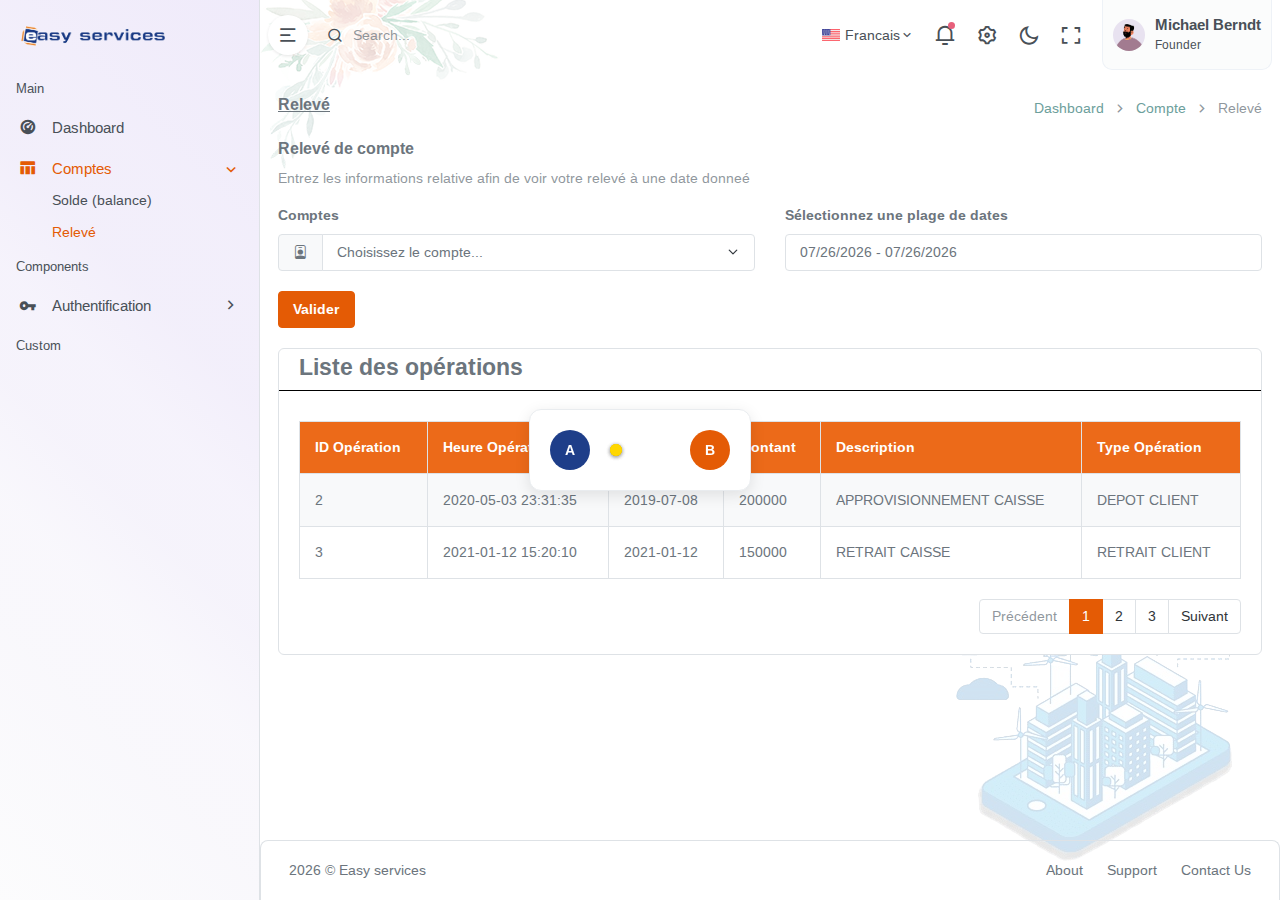
<file: releve.html>
<!DOCTYPE html>
<html lang="en">

<head>
    <meta charset="utf-8" />
    <title>Easy services app</title>
    <meta name="viewport" content="width=device-width, initial-scale=1.0">
    <meta content="A fully featured admin theme which can be used to build CRM, CMS, etc." name="description" />
    <meta content="Coderthemes" name="author" />

    <!-- App favicon -->
    <link rel="shortcut icon" href="assets/images/favicon.ico">

    <!-- Daterangepicker css -->
    <link rel="stylesheet" href="assets/vendor/daterangepicker/daterangepicker.css">

    <!-- Vector Map css -->
    <link rel="stylesheet" href="assets/vendor/admin-resources/jquery.vectormap/jquery-jvectormap-1.2.2.css">

    <!-- Theme Config Js -->
    <script src="assets/js/config.js"></script>

    <!-- App css -->
    <link href="assets/css/app.min.css" rel="stylesheet" type="text/css" id="app-style" />

    <!-- Icons css -->
    <link href="assets/css/icons.min.css" rel="stylesheet" type="text/css" />
    <link href="assets/css/loader.css" rel="stylesheet" type="text/css" />

    <!-- Select2 css -->
    <link href="assets/vendor/select2/css/select2.min.css" rel="stylesheet" type="text/css" />

    <!-- Daterangepicker css -->
    <link href="assets/vendor/daterangepicker/daterangepicker.css" rel="stylesheet" type="text/css" />

    <!-- Bootstrap Touchspin css -->
    <link href="assets/vendor/bootstrap-touchspin/jquery.bootstrap-touchspin.min.css" rel="stylesheet"
        type="text/css" />

    <!-- Bootstrap Datepicker css -->
    <link href="assets/vendor/bootstrap-datepicker/css/bootstrap-datepicker.min.css" rel="stylesheet" type="text/css" />

    <!-- Bootstrap Timepicker css -->
    <link href="assets/vendor/bootstrap-timepicker/css/bootstrap-timepicker.min.css" rel="stylesheet" type="text/css" />

    <!-- Flatpickr Timepicker css -->
    <link href="assets/vendor/flatpickr/flatpickr.min.css" rel="stylesheet" type="text/css" />

</head>

<body>
    <!-- Begin page -->
    <div class="wrapper">
        <div class="loader-container" id="pageLoader">
            <div class="loader-card">
                <div class="money-transfer-loader">
                    <div class="account-circle account-a">A</div>
                    <div class="money-moving">
                        <div class="coin"></div>
                        <div class="coin"></div>
                        <div class="coin"></div>
                    </div>
                    <div class="account-circle account-b">B</div>
                </div>
            </div>
        </div>

        <!-- ========== Topbar Start ========== -->
        <div class="navbar-custom">
            <div class="topbar container-fluid">
                <div class="d-flex align-items-center gap-lg-2 gap-1">

                    <!-- Topbar Brand Logo -->
                    <div class="logo-topbar">
                        <!-- Logo light -->
                        <a href="index.html" class="logo-light">
                            <span class="logo-lg">
                                <img src="assets/images/logo.png" alt="logo">
                            </span>
                            <span class="logo-sm">
                                <img src="assets/images/logo-sm.png" alt="small logo">
                            </span>
                        </a>

                        <!-- Logo Dark -->
                        <a href="index.html" class="logo-dark">
                            <span class="logo-lg">
                                <img src="assets/images/logo-dark.png" alt="dark logo">
                            </span>
                            <span class="logo-sm">
                                <img src="assets/images/logo-sm.png" alt="small logo">
                            </span>
                        </a>
                    </div>

                    <!-- Sidebar Menu Toggle Button -->
                    <button class="button-toggle-menu">
                        <i class="ri-menu-2-fill"></i>
                    </button>

                    <!-- Topbar Search Form -->
                    <div class="app-search dropdown d-none d-lg-block">
                        <form>
                            <div class="input-group">
                                <input type="search" class="form-control dropdown-toggle" placeholder="Search..."
                                    id="top-search">
                                <span class="ri-search-line search-icon"></span>
                            </div>
                        </form>

                        <div class="dropdown-menu dropdown-menu-animated dropdown-lg" id="search-dropdown">
                            <!-- item-->
                            <div class="dropdown-header noti-title">
                                <h5 class="text-overflow mb-1">Found <b class="text-decoration-underline">08</b>
                                    results
                                </h5>
                            </div>

                            <!-- item-->
                            <a href="javascript:void(0);" class="dropdown-item notify-item">
                                <i class="ri-file-chart-line fs-16 me-1"></i>
                                <span>Analytics Report</span>
                            </a>

                            <!-- item-->
                            <a href="javascript:void(0);" class="dropdown-item notify-item">
                                <i class="ri-lifebuoy-line fs-16 me-1"></i>
                                <span>How can I help you?</span>
                            </a>

                            <!-- item-->
                            <a href="javascript:void(0);" class="dropdown-item notify-item">
                                <i class="ri-user-settings-line fs-16 me-1"></i>
                                <span>User profile settings</span>
                            </a>

                            <!-- item-->
                            <div class="dropdown-header noti-title">
                                <h6 class="text-overflow mt-2 mb-1 text-uppercase">Users</h6>
                            </div>

                            <div class="notification-list">
                                <!-- item-->
                                <a href="javascript:void(0);" class="dropdown-item notify-item">
                                    <div class="d-flex">
                                        <img class="d-flex me-2 rounded-circle" src="assets/images/users/avatar-2.jpg"
                                            alt="Generic placeholder image" height="32">
                                        <div class="w-100">
                                            <h5 class="m-0 fs-14">Erwin
                                                Brown</h5>
                                            <span class="fs-12 mb-0">UI
                                                Designer</span>
                                        </div>
                                    </div>
                                </a>

                                <!-- item-->
                                <a href="javascript:void(0);" class="dropdown-item notify-item">
                                    <div class="d-flex">
                                        <img class="d-flex me-2 rounded-circle" src="assets/images/users/avatar-5.jpg"
                                            alt="Generic placeholder image" height="32">
                                        <div class="w-100">
                                            <h5 class="m-0 fs-14">Jacob
                                                Deo</h5>
                                            <span class="fs-12 mb-0">Developer</span>
                                        </div>
                                    </div>
                                </a>
                            </div>
                        </div>
                    </div>
                </div>

                <ul class="topbar-menu d-flex align-items-center gap-3">
                    <li class="dropdown d-lg-none">
                        <a class="nav-link dropdown-toggle arrow-none" data-bs-toggle="dropdown" href="#" role="button"
                            aria-haspopup="false" aria-expanded="false">
                            <i class="ri-search-line fs-22"></i>
                        </a>
                        <div class="dropdown-menu dropdown-menu-animated dropdown-lg p-0">
                            <form class="p-3">
                                <input type="search" class="form-control" placeholder="Search ..."
                                    aria-label="Recipient's username">
                            </form>
                        </div>
                    </li>

                    <li class="dropdown">
                        <a class="nav-link dropdown-toggle arrow-none" data-bs-toggle="dropdown" href="#" role="button"
                            aria-haspopup="false" aria-expanded="false">
                            <img src="assets/images/flags/us.jpg" alt="user-image" class="me-0 me-sm-1" height="12">
                            <span class="align-middle d-none d-lg-inline-block">Francais</span>
                            <i class="ri-arrow-down-s-line d-none d-sm-inline-block align-middle"></i>
                        </a>
                        <div class="dropdown-menu dropdown-menu-end dropdown-menu-animated">

                            <!-- item-->
                            <a href="javascript:void(0);" class="dropdown-item">
                                <img src="assets/images/flags/germany.jpg" alt="user-image" class="me-1" height="12">
                                <span class="align-middle">Francais</span>
                            </a>

                            <!-- item-->
                            <a href="javascript:void(0);" class="dropdown-item">
                                <img src="assets/images/flags/spain.jpg" alt="user-image" class="me-1" height="12">
                                <span class="align-middle">English</span>
                            </a>

                        </div>
                    </li>

                    <li class="dropdown notification-list">
                        <a class="nav-link dropdown-toggle arrow-none" data-bs-toggle="dropdown" href="#" role="button"
                            aria-haspopup="false" aria-expanded="false">
                            <i class="ri-notification-3-line fs-22"></i>
                            <span class="noti-icon-badge"></span>
                        </a>
                        <div class="dropdown-menu dropdown-menu-end dropdown-menu-animated dropdown-lg py-0">
                            <div class="p-2 border-top-0 border-start-0 border-end-0 border-dashed border">
                                <div class="row align-items-center">
                                    <div class="col">
                                        <h6 class="m-0 fs-16 fw-semibold">
                                            Notification</h6>
                                    </div>
                                    <div class="col-auto">
                                        <a href="javascript: void(0);" class="text-dark text-decoration-underline">
                                            <small>Clear All</small>
                                        </a>
                                    </div>
                                </div>
                            </div>

                            <div style="max-height: 300px;" data-simplebar>

                                <h5 class="text-muted fs-12 fw-bold p-2 text-uppercase mb-0">Today</h5>
                                <!-- item-->

                                <!-- All-->
                                <a href="javascript:void(0);"
                                    class="dropdown-item text-center text-primary text-decoration-underline fw-bold notify-item border-top border-light py-2">
                                    View All
                                </a>

                            </div>
                    </li>

                    <li class="d-none d-sm-inline-block">
                        <a class="nav-link" data-bs-toggle="offcanvas" href="#theme-settings-offcanvas">
                            <i class="ri-settings-3-line fs-22"></i>
                        </a>
                    </li>

                    <li class="d-none d-sm-inline-block">
                        <div class="nav-link" id="light-dark-mode">
                            <i class="ri-moon-line fs-22"></i>
                        </div>
                    </li>

                    <li class="d-none d-md-inline-block">
                        <a class="nav-link" href data-toggle="fullscreen">
                            <i class="ri-fullscreen-line fs-22"></i>
                        </a>
                    </li>

                    <li class="dropdown">
                        <a class="nav-link dropdown-toggle arrow-none nav-user px-2" data-bs-toggle="dropdown" href="#"
                            role="button" aria-haspopup="false" aria-expanded="false">
                            <span class="account-user-avatar">
                                <img src="assets/images/users/avatar-1.jpg" alt="user-image" width="32"
                                    class="rounded-circle">
                            </span>
                            <span class="d-lg-flex flex-column gap-1 d-none">
                                <h5 class="my-0">Michael Berndt</h5>
                                <h6 class="my-0 fw-normal">Founder</h6>
                            </span>
                        </a>
                        <div class="dropdown-menu dropdown-menu-end dropdown-menu-animated profile-dropdown">
                            <!-- item-->
                            <div class=" dropdown-header noti-title">
                                <h6 class="text-overflow m-0">Welcome
                                    !</h6>
                            </div>

                            <!-- item-->
                            <a href="pages-profile.html" class="dropdown-item">
                                <i class="ri-account-circle-line fs-18 align-middle me-1"></i>
                                <span>Mon compte</span>
                            </a>

                            <!-- item-->
                            <a href="pages-profile.html" class="dropdown-item">
                                <i class="ri-settings-4-line fs-18 align-middle me-1"></i>
                                <span>Paramètres</span>
                            </a>

                            <!-- item-->
                          <a href="auth-logout-2.html" class="dropdown-item">
                                <i class="ri-logout-box-line fs-18 align-middle me-1"></i>
                                <span>Déconnexion</span>
                            </a>
                        </div>
                    </li>
                </ul>
            </div>
        </div>
        <!-- ========== Topbar End ========== -->

        <!-- ========== Left Sidebar Start ========== -->
        <div class="leftside-menu">

            <!-- Brand Logo Light -->
            <a href="index.html" class="logo logo-light">
                <span class="logo-lg">
                    <img src="assets/images/logo.png" alt="logo">
                </span>
                <span class="logo-sm">
                    <img src="assets/images/logo-sm.png" alt="small logo">
                </span>
            </a>

            <!-- Brand Logo Dark -->
            <a href="index.html" class="logo logo-dark">
                <span class="logo-lg">
                    <img src="assets/images/logo-dark.png" alt="dark logo">
                </span>
                <span class="logo-sm">
                    <img src="assets/images/logo-sm.png" alt="small logo">
                </span>
            </a>
            <!-- Full Sidebar Menu Close Button -->
            <div class="button-close-fullsidebar">
                <i class="ri-close-fill align-middle"></i>
            </div>

            <!-- Sidebar -left -->
            <div class="h-100" id="leftside-menu-container" data-simplebar>
                <!-- Leftbar User -->
                <div class="leftbar-user">
                    <a href="pages-profile.html">
                        <img src="assets/images/users/avatar-1.jpg" alt="user-image" height="42"
                            class="rounded-circle shadow-sm">
                        <span class="leftbar-user-name mt-2">Michael
                            Berndt</span>
                    </a>
                </div>

                <!--- Sidemenu -->
                 <ul class="side-nav">

                            <li class="side-nav-title">Main</li>

                            <li class="side-nav-item">
                                <a href="index.html" class="side-nav-link">
                                    <i class="ri-dashboard-2-fill"></i>
                                    <span> Dashboard </span>
                                </a>
                            </li>

                            <li class="side-nav-item">
                                <a data-bs-toggle="collapse"
                                    href="#sidebarEmail" aria-expanded="false"
                                    aria-controls="sidebarEmail"
                                    class="side-nav-link">
                                   <i class="ri-table-fill"></i>
                                    <span> Comptes </span>
                                    <span class="menu-arrow"></span>
                                </a>
                                <div class="collapse" id="sidebarEmail">
                                    <ul class="side-nav-second-level">
                                        <li>
                                            <a
                                                href="solde.html">Solde (balance)</a>
                                        </li>
                                        <li>
                                            <a href="releve.html">Relevé</a>
                                        </li>
                                    </ul>
                                </div>
                            </li>

                            <li class="side-nav-title">Components</li>

                          

                            <li class="side-nav-item">
                                <a data-bs-toggle="collapse"
                                    href="#sidebarTables" aria-expanded="false"
                                    aria-controls="sidebarTables"
                                    class="side-nav-link">
                                  <i class="ri-key-fill"></i>
                                    <span> Authentification </span>
                                    <span class="menu-arrow"></span>
                                </a>
                                <div class="collapse" id="sidebarTables">
                                    <ul class="side-nav-second-level">
                                        <li>
                                            <a href="auth-register.html">Ouverture de compte</a>
                                        </li>
                                        <li>
                                            <a href="auth-login.html">Connexion</a>
                                        </li>
                                    </ul>
                                </div>
                            </li>

                            

                            <li class="side-nav-title">Custom</li>
                        </ul>
                <!--- End Sidemenu -->

                <div class="clearfix"></div>
            </div>
        </div>
        <!-- ========== Left Sidebar End ========== -->

        <!-- ============================================================== -->
        <!-- Start Page Content here -->
        <!-- ============================================================== -->

        <div class="content-page">
            <div class="content">

                <!-- Start Content-->
                <div class="container-fluid">

                    <!-- start page title -->
                    <div class="row">
                        <div class="col-12">
                            <div class="bg-flower">
                                <img src="assets/images/flowers/img-3.png">
                            </div>

                            <div class="bg-flower-2">
                                <img src="assets/images/flowers/img-1.png">
                            </div>

                            <div class="page-title-box">
                                <div class="page-title-right">
                                    <ol class="breadcrumb m-0">
                                        <li class="breadcrumb-item"><a href="javascript: void(0);">Dashboard</a></li>
                                        <li class="breadcrumb-item"><a href="javascript: void(0);">Compte</a></li>
                                        <li class="breadcrumb-item active">Relevé</li>
                                    </ol>
                                </div>
                                <h4 class="page-title">Relevé</h4>
                            </div>
                        </div>
                    </div>
                    <!-- end page title -->
                    <div class="row g-4">
                        <div class="col-12">
                            <div class="mb-4">
                                <h4 class="fs-16">Relevé de compte</h4>
                                <p class="text-muted fs-14">Entrez les
                                    informations relative afin de voir
                                    votre relevé à une date donneé</p>

                                <div class="row g-4">
                                    <div class="col-lg-6">
                                        <label class="form-label">Comptes</label>
                                        <div class="input-group mb-3">
                                            <label class="input-group-text" for="inputGroupSelect01"><i class="bi bi-person-badge"></i></label>
                                            <select class="form-select" id="inputGroupSelect01">
                                                <option selected>Choisissez le compte...</option>
                                                <option value="1">One</option>
                                                <option value="2">Two</option>
                                                <option value="3">Three</option>
                                            </select>
                                        </div>
                                    </div>

                                    <div class="col-lg-6">
                                        <!-- Date Range -->
                                        <div class="mb-3">
                                            <label class="form-label">Sélectionnez
                                                une plage de dates
                                            </label>
                                            <input type="text" class="form-control date" id="singledaterange"
                                                data-toggle="date-picker" data-cancel-class="btn-warning">
                                        </div>
                                    </div>
                                </div>

                                <div>
                                    <button type="submit" class="btn btn-primary mb-3 fw-bold">Valider</button>
                                </div>

                                <div class="card">
                                    <div class="card-title" style="border-bottom: 1px solid black;">
                                        <h3 class="ps-3 mt-1">Liste des
                                            opérations</h3>
                                    </div>
                                    <div class="card-body">
                                        <table class="table table-bordered table-striped">
                                            <thead style="background-color: rgb(236, 106, 25);">
                                                <tr>
                                                    <th class="text-white">ID
                                                        Opération</th>
                                                    <th class="text-white">Heure
                                                        Opération</th>
                                                    <th class="text-white">Date</th>
                                                    <th class="text-white">Montant</th>
                                                    <th class="text-white">Description</th>
                                                    <th class="text-white">Type
                                                        Opération</th>
                                                </tr>
                                            </thead>
                                            <tbody>
                                                <tr>
                                                    <td>2</td>
                                                    <td>2020-05-03
                                                        23:31:35</td>
                                                    <td>2019-07-08</td>
                                                    <td>200000</td>
                                                    <td>APPROVISIONNEMENT
                                                        CAISSE</td>
                                                    <td>DEPOT
                                                        CLIENT</td>
                                                </tr>
                                                <tr>
                                                    <td>3</td>
                                                    <td>2021-01-12
                                                        15:20:10</td>
                                                    <td>2021-01-12</td>
                                                    <td>150000</td>
                                                    <td>RETRAIT
                                                        CAISSE</td>
                                                    <td>RETRAIT
                                                        CLIENT</td>
                                                </tr>
                                            </tbody>
                                        </table>

                                        <!-- Pagination Footer -->
                                        <nav aria-label="Page navigation example">
                                            <ul class="pagination justify-content-end mb-0">
                                                <li class="page-item disabled">
                                                    <a class="page-link" href="#" tabindex="-1">Précédent</a>
                                                </li>
                                                <li class="page-item active"><a class="page-link" href="#">1</a></li>
                                                <li class="page-item"><a class="page-link" href="#">2</a></li>
                                                <li class="page-item"><a class="page-link" href="#">3</a></li>
                                                <li class="page-item">
                                                    <a class="page-link" href="#">Suivant</a>
                                                </li>
                                            </ul>
                                        </nav>

                                    </div>
                                </div>

                            </div> <!-- end card-->
                        </div> <!-- end col -->
                    </div>

                </div> <!-- container -->

            </div> <!-- content -->

            <!-- Footer Start -->
            <footer class="footer">
                <div class="container-fluid">
                    <div class="row">
                        <div class="col-md-6">
                            <script>document.write(new Date().getFullYear())</script>
                            © Easy services
                        </div>
                        <div class="col-md-6">
                            <div class="text-md-end footer-links d-none d-md-block">
                                <a href="javascript: void(0);">About</a>
                                <a href="javascript: void(0);">Support</a>
                                <a href="javascript: void(0);">Contact
                                    Us</a>
                            </div>
                        </div>
                    </div>
                </div>
            </footer>
            <!-- end Footer -->

        </div>

        <!-- ============================================================== -->
        <!-- End Page content -->
        <!-- ============================================================== -->

    </div>
    <!-- END wrapper -->

    <!-- Theme Settings -->
    <div class="offcanvas offcanvas-end" tabindex="-1" id="theme-settings-offcanvas">
        <div class="d-flex align-items-center bg-primary p-3 offcanvas-header">
            <h5 class="text-white m-0">Theme Settings</h5>
            <button type="button" class="btn-close btn-close-white ms-auto" data-bs-dismiss="offcanvas"
                aria-label="Close"></button>
        </div>

        <div class="offcanvas-body p-0">
            <div data-simplebar class="h-100">
                <div class="card border-0 mb-0 p-3">
                    <div class="alert alert-warning" role="alert">
                        <strong>Customize </strong> the overall color
                        scheme, sidebar menu, etc.
                    </div>

                    <h5 class="my-3 fs-16 fw-bold">Color Scheme</h5>

                    <div class="d-flex flex-column gap-2">
                        <div class="form-check form-switch">
                            <input class="form-check-input" type="checkbox" name="data-bs-theme" id="layout-color-light"
                                value="light">
                            <label class="form-check-label" for="layout-color-light">Light</label>
                        </div>

                        <div class="form-check form-switch">
                            <input class="form-check-input" type="checkbox" name="data-bs-theme" id="layout-color-dark"
                                value="dark">
                            <label class="form-check-label" for="layout-color-dark">Dark</label>
                        </div>
                    </div>

                    <div>
                        <h5 class="my-3 fs-16 fw-bold">Menu Color</h5>

                        <div class="d-flex flex-column gap-2">
                            <div class="form-check form-switch">
                                <input class="form-check-input" type="checkbox" name="data-menu-color"
                                    id="leftbar-color-light" value="light">
                                <label class="form-check-label" for="leftbar-color-light">Light</label>
                            </div>

                            <div class="form-check form-switch">
                                <input class="form-check-input" type="checkbox" name="data-menu-color"
                                    id="leftbar-color-dark" value="dark">
                                <label class="form-check-label" for="leftbar-color-dark">Dark</label>
                            </div>
                            <div class="form-check form-switch">
                                <input class="form-check-input" type="checkbox" name="data-menu-color"
                                    id="leftbar-color-brand" value="brand">
                                <label class="form-check-label" for="leftbar-color-brand">Brand</label>
                            </div>
                        </div>
                    </div>

                    <div id="sidebar-size">
                        <h5 class="my-3 fs-16 fw-bold">Sidebar Size</h5>

                        <div class="d-flex flex-column gap-2">
                            <div class="form-check form-switch">
                                <input class="form-check-input" type="checkbox" name="data-sidenav-size"
                                    id="leftbar-size-default" value="default">
                                <label class="form-check-label" for="leftbar-size-default">Default</label>
                            </div>

                            <div class="form-check form-switch">
                                <input class="form-check-input" type="checkbox" name="data-sidenav-size"
                                    id="leftbar-size-compact" value="compact">
                                <label class="form-check-label" for="leftbar-size-compact">Compact</label>
                            </div>

                            <div class="form-check form-switch">
                                <input class="form-check-input" type="checkbox" name="data-sidenav-size"
                                    id="leftbar-size-small" value="condensed">
                                <label class="form-check-label" for="leftbar-size-small">Condensed</label>
                            </div>

                            <div class="form-check form-switch">
                                <input class="form-check-input" type="checkbox" name="data-sidenav-size"
                                    id="leftbar-size-full" value="full">
                                <label class="form-check-label" for="leftbar-size-full">Full
                                    Layout</label>
                            </div>

                            <div class="form-check form-switch">
                                <input class="form-check-input" type="checkbox" name="data-sidenav-size"
                                    id="leftbar-size-fullscreen" value="fullscreen">
                                <label class="form-check-label" for="leftbar-size-fullscreen">Fullscreen
                                    Layout</label>
                            </div>
                        </div>
                    </div>

                    <div id="layout-position">
                        <h5 class="my-3 fs-16 fw-bold">Layout
                            Position</h5>

                        <div class="btn-group checkbox" role="group">
                            <input type="radio" class="btn-check" name="data-layout-position" id="layout-position-fixed"
                                value="fixed">
                            <label class="btn btn-soft-primary w-sm" for="layout-position-fixed">Fixed</label>

                            <input type="radio" class="btn-check" name="data-layout-position"
                                id="layout-position-scrollable" value="scrollable">
                            <label class="btn btn-soft-primary w-sm ms-0"
                                for="layout-position-scrollable">Scrollable</label>
                        </div>
                    </div>

                    <div id="sidebar-user">
                        <div class="d-flex justify-content-between align-items-center mt-3">
                            <label class="fs-16 fw-bold m-0" for="sidebaruser-check">Sidebar User
                                Info</label>
                            <div class="form-check form-switch">
                                <input type="checkbox" class="form-check-input" name="sidebar-user"
                                    id="sidebaruser-check">
                            </div>
                        </div>
                    </div>

                </div>
            </div>

        </div>
        <div class="offcanvas-footer border-top p-3 text-center">
            <div class="row">
                <div class="col-6">
                    <button type="button" class="btn btn-light w-100" id="reset-layout">Reset</button>
                </div>
                <!-- <div class="col-6">
                        <a href="#" role="button" class="btn btn-primary w-100">Buy Now</a>
                    </div> -->
            </div>
        </div>
    </div>

    <!-- Vendor js -->
    <script src="assets/js/vendor.min.js"></script>

    <!-- Daterangepicker js -->
    <script src="assets/vendor/daterangepicker/moment.min.js"></script>
    <script src="assets/vendor/daterangepicker/daterangepicker.js"></script>


    <!-- Vector Map js -->
    <script src="assets/vendor/admin-resources/jquery.vectormap/jquery-jvectormap-1.2.2.min.js"></script>
    <script src="assets/vendor/admin-resources/jquery.vectormap/maps/jquery-jvectormap-world-mill-en.js"></script>

    <!-- App js -->
    <script src="assets/js/app.min.js"></script>
    <script>

        // Masquer le loader après le chargement
        window.addEventListener('load', function () {
            setTimeout(function () {
                document.getElementById('pageLoader').style.display = 'none';
            }, 2000);
        });
    </script>

</body>

</html>
</file>
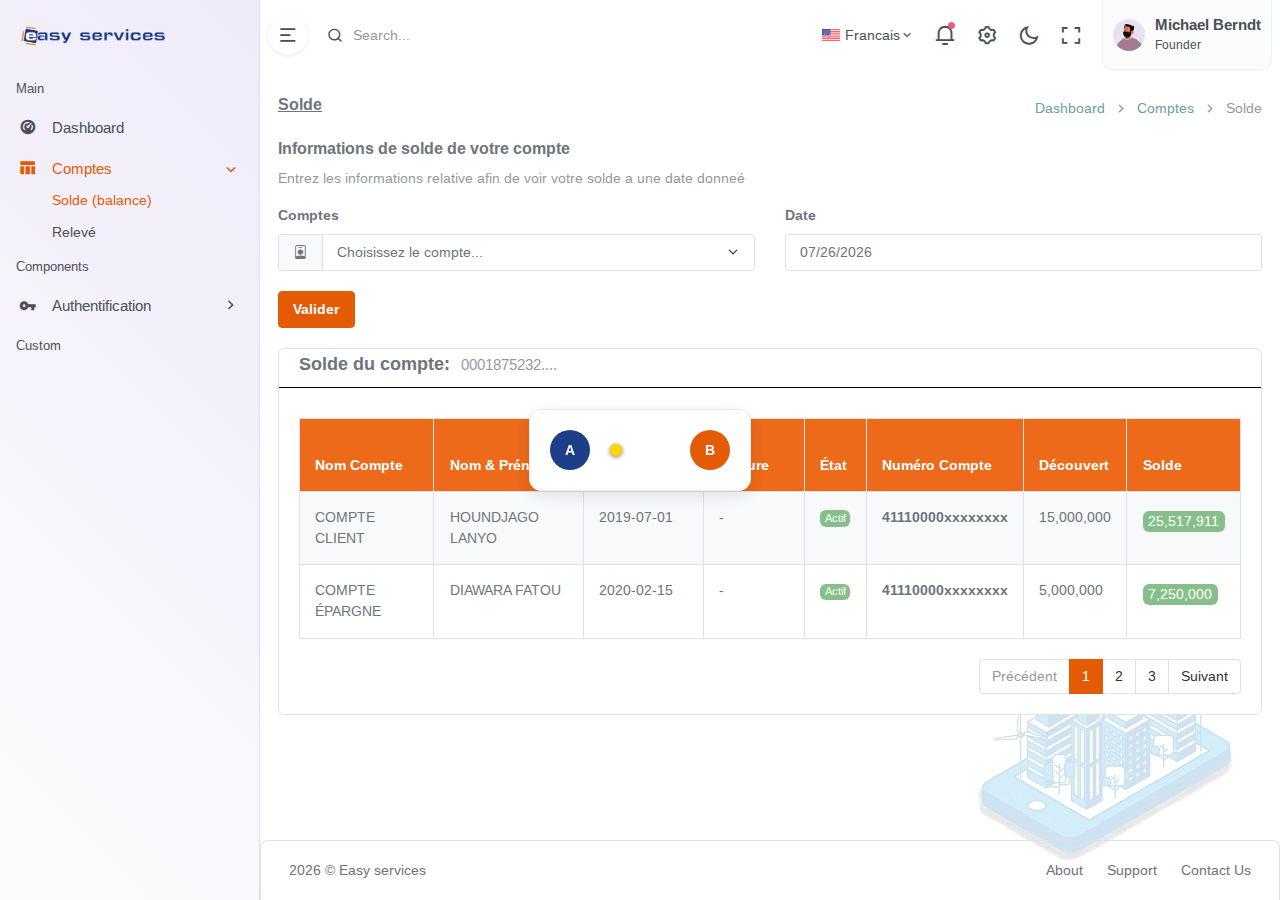
<file: solde.html>
<!DOCTYPE html>
<html lang="en">

<head>
    <meta charset="utf-8" />
    <title>Easy services app</title>
    <meta name="viewport" content="width=device-width, initial-scale=1.0">
    <meta content="A fully featured admin theme which can be used to build CRM, CMS, etc." name="description" />
    <meta content="Coderthemes" name="author" />

    <!-- App favicon -->
    <link rel="shortcut icon" href="assets/images/favicon.ico">

    <!-- Daterangepicker css -->
    <link rel="stylesheet" href="assets/vendor/daterangepicker/daterangepicker.css">

    <!-- Vector Map css -->
    <link rel="stylesheet" href="assets/vendor/admin-resources/jquery.vectormap/jquery-jvectormap-1.2.2.css">

    <!-- Theme Config Js -->
    <script src="assets/js/config.js"></script>

    <!-- App css -->
    <link href="assets/css/app.min.css" rel="stylesheet" type="text/css" id="app-style" />

    <!-- Icons css -->
    <link href="assets/css/icons.min.css" rel="stylesheet" type="text/css" />
    <link href="assets/css/loader.css" rel="stylesheet" type="text/css" />
    <!-- Select2 css -->
    <link href="assets/vendor/select2/css/select2.min.css" rel="stylesheet" type="text/css" />

    <!-- Bootstrap Touchspin css -->
    <link href="assets/vendor/bootstrap-touchspin/jquery.bootstrap-touchspin.min.css" rel="stylesheet"
        type="text/css" />

    <!-- Bootstrap Datepicker css -->
    <link href="assets/vendor/bootstrap-datepicker/css/bootstrap-datepicker.min.css" rel="stylesheet" type="text/css" />

    <!-- Bootstrap Timepicker css -->
    <link href="assets/vendor/bootstrap-timepicker/css/bootstrap-timepicker.min.css" rel="stylesheet" type="text/css" />

    <!-- Flatpickr Timepicker css -->
    <link href="assets/vendor/flatpickr/flatpickr.min.css" rel="stylesheet" type="text/css" />

    <!-- Flatpickr Timepicker Plugin js -->
    <script src="assets/vendor/flatpickr/flatpickr.min.js"></script>

</head>

<body>
    <!-- Begin page -->
    <div class="wrapper">
        <div class="loader-container" id="pageLoader">
            <div class="loader-card">
                <div class="money-transfer-loader">
                    <div class="account-circle account-a">A</div>
                    <div class="money-moving">
                        <div class="coin"></div>
                        <div class="coin"></div>
                        <div class="coin"></div>
                    </div>
                    <div class="account-circle account-b">B</div>
                </div>
            </div>
        </div>

        <!-- ========== Topbar Start ========== -->
        <div class="navbar-custom">
            <div class="topbar container-fluid">
                <div class="d-flex align-items-center gap-lg-2 gap-1">

                    <!-- Topbar Brand Logo -->
                    <div class="logo-topbar">
                        <!-- Logo light -->
                        <a href="index.html" class="logo-light">
                            <span class="logo-lg">
                                <img src="assets/images/logo.png" alt="logo">
                            </span>
                            <span class="logo-sm">
                                <img src="assets/images/logo-sm.png" alt="small logo">
                            </span>
                        </a>

                        <!-- Logo Dark -->
                        <a href="index.html" class="logo-dark">
                            <span class="logo-lg">
                                <img src="assets/images/logo-dark.png" alt="dark logo">
                            </span>
                            <span class="logo-sm">
                                <img src="assets/images/logo-sm.png" alt="small logo">
                            </span>
                        </a>
                    </div>

                    <!-- Sidebar Menu Toggle Button -->
                    <button class="button-toggle-menu">
                        <i class="ri-menu-2-fill"></i>
                    </button>

                    <!-- Topbar Search Form -->
                    <div class="app-search dropdown d-none d-lg-block">
                        <form>
                            <div class="input-group">
                                <input type="search" class="form-control dropdown-toggle" placeholder="Search..."
                                    id="top-search">
                                <span class="ri-search-line search-icon"></span>
                            </div>
                        </form>

                        <div class="dropdown-menu dropdown-menu-animated dropdown-lg" id="search-dropdown">
                            <!-- item-->
                            <div class="dropdown-header noti-title">
                                <h5 class="text-overflow mb-1">Found <b class="text-decoration-underline">08</b>
                                    results
                                </h5>
                            </div>

                            <!-- item-->
                            <a href="javascript:void(0);" class="dropdown-item notify-item">
                                <i class="ri-file-chart-line fs-16 me-1"></i>
                                <span>Analytics Report</span>
                            </a>

                            <!-- item-->
                            <a href="javascript:void(0);" class="dropdown-item notify-item">
                                <i class="ri-lifebuoy-line fs-16 me-1"></i>
                                <span>How can I help you?</span>
                            </a>

                            <!-- item-->
                            <a href="javascript:void(0);" class="dropdown-item notify-item">
                                <i class="ri-user-settings-line fs-16 me-1"></i>
                                <span>User profile settings</span>
                            </a>

                            <!-- item-->
                            <div class="dropdown-header noti-title">
                                <h6 class="text-overflow mt-2 mb-1 text-uppercase">Users</h6>
                            </div>

                            <div class="notification-list">
                                <!-- item-->
                                <a href="javascript:void(0);" class="dropdown-item notify-item">
                                    <div class="d-flex">
                                        <img class="d-flex me-2 rounded-circle" src="assets/images/users/avatar-2.jpg"
                                            alt="Generic placeholder image" height="32">
                                        <div class="w-100">
                                            <h5 class="m-0 fs-14">Erwin
                                                Brown</h5>
                                            <span class="fs-12 mb-0">UI
                                                Designer</span>
                                        </div>
                                    </div>
                                </a>

                                <!-- item-->
                                <a href="javascript:void(0);" class="dropdown-item notify-item">
                                    <div class="d-flex">
                                        <img class="d-flex me-2 rounded-circle" src="assets/images/users/avatar-5.jpg"
                                            alt="Generic placeholder image" height="32">
                                        <div class="w-100">
                                            <h5 class="m-0 fs-14">Jacob
                                                Deo</h5>
                                            <span class="fs-12 mb-0">Developer</span>
                                        </div>
                                    </div>
                                </a>
                            </div>
                        </div>
                    </div>
                </div>

                <ul class="topbar-menu d-flex align-items-center gap-3">
                    <li class="dropdown d-lg-none">
                        <a class="nav-link dropdown-toggle arrow-none" data-bs-toggle="dropdown" href="#" role="button"
                            aria-haspopup="false" aria-expanded="false">
                            <i class="ri-search-line fs-22"></i>
                        </a>
                        <div class="dropdown-menu dropdown-menu-animated dropdown-lg p-0">
                            <form class="p-3">
                                <input type="search" class="form-control" placeholder="Search ..."
                                    aria-label="Recipient's username">
                            </form>
                        </div>
                    </li>

                    <li class="dropdown">
                        <a class="nav-link dropdown-toggle arrow-none" data-bs-toggle="dropdown" href="#" role="button"
                            aria-haspopup="false" aria-expanded="false">
                            <img src="assets/images/flags/us.jpg" alt="user-image" class="me-0 me-sm-1" height="12">
                            <span class="align-middle d-none d-lg-inline-block">Francais</span>
                            <i class="ri-arrow-down-s-line d-none d-sm-inline-block align-middle"></i>
                        </a>
                        <div class="dropdown-menu dropdown-menu-end dropdown-menu-animated">

                            <!-- item-->
                            <a href="javascript:void(0);" class="dropdown-item">
                                <img src="assets/images/flags/germany.jpg" alt="user-image" class="me-1" height="12">
                                <span class="align-middle">Francais</span>
                            </a>

                            <!-- item-->
                            <a href="javascript:void(0);" class="dropdown-item">
                                <img src="assets/images/flags/spain.jpg" alt="user-image" class="me-1" height="12">
                                <span class="align-middle">English</span>
                            </a>

                        </div>
                    </li>

                    <li class="dropdown notification-list">
                        <a class="nav-link dropdown-toggle arrow-none" data-bs-toggle="dropdown" href="#" role="button"
                            aria-haspopup="false" aria-expanded="false">
                            <i class="ri-notification-3-line fs-22"></i>
                            <span class="noti-icon-badge"></span>
                        </a>
                        <div class="dropdown-menu dropdown-menu-end dropdown-menu-animated dropdown-lg py-0">
                            <div class="p-2 border-top-0 border-start-0 border-end-0 border-dashed border">
                                <div class="row align-items-center">
                                    <div class="col">
                                        <h6 class="m-0 fs-16 fw-semibold">
                                            Notification</h6>
                                    </div>
                                    <div class="col-auto">
                                        <a href="javascript: void(0);" class="text-dark text-decoration-underline">
                                            <small>Clear All</small>
                                        </a>
                                    </div>
                                </div>
                            </div>

                            <div style="max-height: 300px;" data-simplebar>

                                <h5 class="text-muted fs-12 fw-bold p-2 text-uppercase mb-0">Today</h5>
                                <!-- item-->

                                <!-- All-->
                                <a href="javascript:void(0);"
                                    class="dropdown-item text-center text-primary text-decoration-underline fw-bold notify-item border-top border-light py-2">
                                    View All
                                </a>

                            </div>
                    </li>

                    <li class="d-none d-sm-inline-block">
                        <a class="nav-link" data-bs-toggle="offcanvas" href="#theme-settings-offcanvas">
                            <i class="ri-settings-3-line fs-22"></i>
                        </a>
                    </li>

                    <li class="d-none d-sm-inline-block">
                        <div class="nav-link" id="light-dark-mode">
                            <i class="ri-moon-line fs-22"></i>
                        </div>
                    </li>

                    <li class="d-none d-md-inline-block">
                        <a class="nav-link" href data-toggle="fullscreen">
                            <i class="ri-fullscreen-line fs-22"></i>
                        </a>
                    </li>

                    <li class="dropdown">
                        <a class="nav-link dropdown-toggle arrow-none nav-user px-2" data-bs-toggle="dropdown" href="#"
                            role="button" aria-haspopup="false" aria-expanded="false">
                            <span class="account-user-avatar">
                                <img src="assets/images/users/avatar-1.jpg" alt="user-image" width="32"
                                    class="rounded-circle">
                            </span>
                            <span class="d-lg-flex flex-column gap-1 d-none">
                                <h5 class="my-0">Michael Berndt</h5>
                                <h6 class="my-0 fw-normal">Founder</h6>
                            </span>
                        </a>
                        <div class="dropdown-menu dropdown-menu-end dropdown-menu-animated profile-dropdown">
                            <!-- item-->
                            <div class=" dropdown-header noti-title">
                                <h6 class="text-overflow m-0">Welcome
                                    !</h6>
                            </div>

                            <!-- item-->
                            <a href="pages-profile.html" class="dropdown-item">
                                <i class="ri-account-circle-line fs-18 align-middle me-1"></i>
                                <span>Mon compte</span>
                            </a>

                            <!-- item-->
                            <a href="pages-profile.html" class="dropdown-item">
                                <i class="ri-settings-4-line fs-18 align-middle me-1"></i>
                                <span>Paramètres</span>
                            </a>

                            <!-- item-->
                          <a href="auth-logout-2.html" class="dropdown-item">
                                <i class="ri-logout-box-line fs-18 align-middle me-1"></i>
                                <span>Déconnexion</span>
                            </a>
                        </div>
                    </li>
                </ul>
            </div>
        </div>
        <!-- ========== Topbar End ========== -->

        <!-- ========== Left Sidebar Start ========== -->
        <div class="leftside-menu">

            <!-- Brand Logo Light -->
            <a href="index.html" class="logo logo-light">
                <span class="logo-lg">
                    <img src="assets/images/logo.png" alt="logo">
                </span>
                <span class="logo-sm">
                    <img src="assets/images/logo-sm.png" alt="small logo">
                </span>
            </a>

            <!-- Brand Logo Dark -->
            <a href="index.html" class="logo logo-dark">
                <span class="logo-lg">
                    <img src="assets/images/logo-dark.png" alt="dark logo">
                </span>
                <span class="logo-sm">
                    <img src="assets/images/logo-sm.png" alt="small logo">
                </span>
            </a>
            <!-- Full Sidebar Menu Close Button -->
            <div class="button-close-fullsidebar">
                <i class="ri-close-fill align-middle"></i>
            </div>

            <!-- Sidebar -left -->
            <div class="h-100" id="leftside-menu-container" data-simplebar>
                <!-- Leftbar User -->
                <div class="leftbar-user">
                    <a href="pages-profile.html">
                        <img src="assets/images/users/avatar-1.jpg" alt="user-image" height="42"
                            class="rounded-circle shadow-sm">
                        <span class="leftbar-user-name mt-2">Michael
                            Berndt</span>
                    </a>
                </div>

                <!--- Sidemenu -->
                 <ul class="side-nav">

                            <li class="side-nav-title">Main</li>

                            <li class="side-nav-item">
                                <a href="index.html" class="side-nav-link">
                                    <i class="ri-dashboard-2-fill"></i>
                                    <span> Dashboard </span>
                                </a>
                            </li>

                            <li class="side-nav-item">
                                <a data-bs-toggle="collapse"
                                    href="#sidebarEmail" aria-expanded="false"
                                    aria-controls="sidebarEmail"
                                    class="side-nav-link">
                                   <i class="ri-table-fill"></i>
                                    <span> Comptes </span>
                                    <span class="menu-arrow"></span>
                                </a>
                                <div class="collapse" id="sidebarEmail">
                                    <ul class="side-nav-second-level">
                                        <li>
                                            <a
                                                href="solde.html">Solde (balance)</a>
                                        </li>
                                        <li>
                                            <a href="releve.html">Relevé</a>
                                        </li>
                                    </ul>
                                </div>
                            </li>

                            <li class="side-nav-title">Components</li>

                          

                            <li class="side-nav-item">
                                <a data-bs-toggle="collapse"
                                    href="#sidebarTables" aria-expanded="false"
                                    aria-controls="sidebarTables"
                                    class="side-nav-link">
                                   <i class="ri-key-fill"></i>
                                    <span> Authentification </span>
                                    <span class="menu-arrow"></span>
                                </a>
                                <div class="collapse" id="sidebarTables">
                                    <ul class="side-nav-second-level">
                                        <li>
                                            <a href="auth-register.html">Ouverture de compte</a>
                                        </li>
                                        <li>
                                            <a href="auth-login.html">Connexion</a>
                                        </li>
                                    </ul>
                                </div>
                            </li>

                            

                            <li class="side-nav-title">Custom</li>
                        </ul>
                <!--- End Sidemenu -->
                <div class="clearfix"></div>
            </div>
        </div>
        <!-- ========== Left Sidebar End ========== -->

        <!-- ============================================================== -->
        <!-- Start Page Content here -->
        <!-- ============================================================== -->

        <div class="content-page">
            <div class="content">

                <!-- Start Content-->
                <div class="container-fluid">

                    <!-- start page title -->
                    <div class="row">
                        <div class="col-12">
                            <!-- <div class="bg-flower">
                                <img src="assets/images/flowers/img-3.png">
                            </div> -->

                            <div class="bg-flower-2">
                                <img src="assets/images/flowers/img-1.png">
                            </div>

                            <div class="page-title-box">
                                <div class="page-title-right">
                                    <ol class="breadcrumb m-0">
                                        <li class="breadcrumb-item"><a href="javascript: void(0);">Dashboard</a></li>
                                        <li class="breadcrumb-item"><a href="javascript: void(0);">Comptes</a></li>
                                        <li class="breadcrumb-item active">Solde</li>
                                    </ol>
                                </div>
                                <h4 class="page-title">Solde</h4>
                            </div>
                        </div>
                    </div>
                    <!-- end page title -->

                    <div class="row g-4">
                        <div class="col-12">
                            <div class="mb-4">
                                <h4 class="fs-16">Informations de solde
                                    de votre compte</h4>
                                <p class="text-muted fs-14">
                                    Entrez les informations relative
                                    afin de voir votre solde a une date
                                    donneé
                                </p>

                                <div class="row g-4">
                                    <div class="col-lg-6">
                                        <label class="form-label">Comptes</label>
                                        <div class="input-group mb-3">
                                            <label class="input-group-text" for="inputGroupSelect01"><i class="bi bi-person-badge"></i></label>
                                            <select class="form-select" id="inputGroupSelect01">
                                                <option selected>Choisissez le compte...</option>
                                                <option value="1">One</option>
                                                <option value="2">Two</option>
                                                <option value="3">Three</option>
                                            </select>
                                        </div>
                                    </div>

                                    <div class="col-lg-6">
                                        <div class="mb-3">
                                            <label class="form-label">Date</label>
                                            <input type="text" class="form-control date" id="birthdatepicker" data-toggle="date-picker" data-single-date-picker="true">
                                        </div>
                                    </div>
                                </div>

                                <div>
                                    <button type="submit" class="btn btn-primary mb-3 fw-bold">Valider</button>
                                </div>


                                <div class="card">
                                    <div class="card-title" style="border-bottom: 1px solid black;">
                                        <h3 class="ps-3 mt-1 fs-4">
                                            Solde du compte:
                                            <span class="badge fs-5 text-muted">0001875232....</span>
                                        </h3>

                                    </div>
                                    <div class="card-body">
                                        <div class="table-responsive">
                                            <table class="table table-bordered table-striped">
                                                <thead style="background-color: rgb(236, 106, 25);">
                                                    <tr>

                                                        <th class="text-white">Nom
                                                            Compte</th>

                                                        <th class="text-white">Nom
                                                            &
                                                            Prénom</th>
                                                        <th class="text-white">Date
                                                            Ouverture</th>
                                                        <th class="text-white">Date
                                                            Clôture</th>
                                                        <th class="text-white">État
                                                        </th>
                                                        <th class="text-white">Numéro
                                                            Compte</th>
                                                        <th class="text-white">Découvert</th>
                                                        <th class="text-white">Solde</th>
                                                    </tr>
                                                </thead>
                                                <tbody>
                                                    <tr>

                                                        <td>COMPTE
                                                            CLIENT</td>

                                                        <td>HOUNDJAGO
                                                            LANYO</td>
                                                        <td>2019-07-01</td>
                                                        <td>-</td>
                                                        <td><span class="badge bg-success">Actif</span></td>
                                                        <td><span class="fw-bold">41110000xxxxxxxx</span></td>
                                                        <td>15,000,000</td>
                                                        <td style="font-size: 1.1rem;"><span
                                                                class="badge bg-success">25,517,911</span></td>
                                                    </tr>
                                                    <tr>

                                                        <td>COMPTE
                                                            ÉPARGNE</td>

                                                        <td>DIAWARA
                                                            FATOU</td>
                                                        <td>2020-02-15</td>
                                                        <td>-</td>
                                                        <td><span class="badge bg-success">Actif</span></td>
                                                        <td><span class="fw-bold">41110000xxxxxxxx</span></td>
                                                        <td>5,000,000</td>
                                                        <td style="font-size: 1.1rem;"><span
                                                                class="badge bg-success">7,250,000</span></td>
                                                    </tr>
                                                </tbody>
                                            </table>
                                        </div>

                                        <!-- Pagination Footer -->
                                        <nav aria-label="Page navigation example">
                                            <ul class="pagination justify-content-end mb-0">
                                                <li class="page-item disabled">
                                                    <a class="page-link" href="#" tabindex="-1">Précédent</a>
                                                </li>
                                                <li class="page-item active"><a class="page-link" href="#">1</a></li>
                                                <li class="page-item"><a class="page-link" href="#">2</a></li>
                                                <li class="page-item"><a class="page-link" href="#">3</a></li>
                                                <li class="page-item">
                                                    <a class="page-link" href="#">Suivant</a>
                                                </li>
                                            </ul>
                                        </nav>

                                    </div>
                                </div>

                            </div> <!-- end card-->
                        </div> <!-- end col -->
                    </div>
                    <!-- end row -->
                </div> <!-- container -->

            </div> <!-- content -->

            <!-- Footer Start -->
            <footer class="footer">
                <div class="container-fluid">
                    <div class="row">
                        <div class="col-md-6">
                            <script>document.write(new Date().getFullYear())</script>
                            © Easy services
                        </div>
                        <div class="col-md-6">
                            <div class="text-md-end footer-links d-none d-md-block">
                                <a href="javascript: void(0);">About</a>
                                <a href="javascript: void(0);">Support</a>
                                <a href="javascript: void(0);">Contact
                                    Us</a>
                            </div>
                        </div>
                    </div>
                </div>
            </footer>
            <!-- end Footer -->

        </div>

        <!-- ============================================================== -->
        <!-- End Page content -->
        <!-- ============================================================== -->

    </div>
    <!-- END wrapper -->

    <!-- Theme Settings -->
    <div class="offcanvas offcanvas-end" tabindex="-1" id="theme-settings-offcanvas">
        <div class="d-flex align-items-center bg-primary p-3 offcanvas-header">
            <h5 class="text-white m-0">Theme Settings</h5>
            <button type="button" class="btn-close btn-close-white ms-auto" data-bs-dismiss="offcanvas"
                aria-label="Close"></button>
        </div>

        <div class="offcanvas-body p-0">
            <div data-simplebar class="h-100">
                <div class="card border-0 mb-0 p-3">
                    <div class="alert alert-warning" role="alert">
                        <strong>Customize </strong> the overall color
                        scheme, sidebar menu, etc.
                    </div>

                    <h5 class="my-3 fs-16 fw-bold">Color Scheme</h5>

                    <div class="d-flex flex-column gap-2">
                        <div class="form-check form-switch">
                            <input class="form-check-input" type="checkbox" name="data-bs-theme" id="layout-color-light"
                                value="light">
                            <label class="form-check-label" for="layout-color-light">Light</label>
                        </div>

                        <div class="form-check form-switch">
                            <input class="form-check-input" type="checkbox" name="data-bs-theme" id="layout-color-dark"
                                value="dark">
                            <label class="form-check-label" for="layout-color-dark">Dark</label>
                        </div>
                    </div>

                    <div>
                        <h5 class="my-3 fs-16 fw-bold">Menu Color</h5>

                        <div class="d-flex flex-column gap-2">
                            <div class="form-check form-switch">
                                <input class="form-check-input" type="checkbox" name="data-menu-color"
                                    id="leftbar-color-light" value="light">
                                <label class="form-check-label" for="leftbar-color-light">Light</label>
                            </div>

                            <div class="form-check form-switch">
                                <input class="form-check-input" type="checkbox" name="data-menu-color"
                                    id="leftbar-color-dark" value="dark">
                                <label class="form-check-label" for="leftbar-color-dark">Dark</label>
                            </div>
                            <div class="form-check form-switch">
                                <input class="form-check-input" type="checkbox" name="data-menu-color"
                                    id="leftbar-color-brand" value="brand">
                                <label class="form-check-label" for="leftbar-color-brand">Brand</label>
                            </div>
                        </div>
                    </div>

                    <div id="sidebar-size">
                        <h5 class="my-3 fs-16 fw-bold">Sidebar Size</h5>

                        <div class="d-flex flex-column gap-2">
                            <div class="form-check form-switch">
                                <input class="form-check-input" type="checkbox" name="data-sidenav-size"
                                    id="leftbar-size-default" value="default">
                                <label class="form-check-label" for="leftbar-size-default">Default</label>
                            </div>

                            <div class="form-check form-switch">
                                <input class="form-check-input" type="checkbox" name="data-sidenav-size"
                                    id="leftbar-size-compact" value="compact">
                                <label class="form-check-label" for="leftbar-size-compact">Compact</label>
                            </div>

                            <div class="form-check form-switch">
                                <input class="form-check-input" type="checkbox" name="data-sidenav-size"
                                    id="leftbar-size-small" value="condensed">
                                <label class="form-check-label" for="leftbar-size-small">Condensed</label>
                            </div>

                            <div class="form-check form-switch">
                                <input class="form-check-input" type="checkbox" name="data-sidenav-size"
                                    id="leftbar-size-full" value="full">
                                <label class="form-check-label" for="leftbar-size-full">Full
                                    Layout</label>
                            </div>

                            <div class="form-check form-switch">
                                <input class="form-check-input" type="checkbox" name="data-sidenav-size"
                                    id="leftbar-size-fullscreen" value="fullscreen">
                                <label class="form-check-label" for="leftbar-size-fullscreen">Fullscreen
                                    Layout</label>
                            </div>
                        </div>
                    </div>

                    <div id="layout-position">
                        <h5 class="my-3 fs-16 fw-bold">Layout
                            Position</h5>

                        <div class="btn-group checkbox" role="group">
                            <input type="radio" class="btn-check" name="data-layout-position" id="layout-position-fixed"
                                value="fixed">
                            <label class="btn btn-soft-primary w-sm" for="layout-position-fixed">Fixed</label>

                            <input type="radio" class="btn-check" name="data-layout-position"
                                id="layout-position-scrollable" value="scrollable">
                            <label class="btn btn-soft-primary w-sm ms-0"
                                for="layout-position-scrollable">Scrollable</label>
                        </div>
                    </div>

                    <div id="sidebar-user">
                        <div class="d-flex justify-content-between align-items-center mt-3">
                            <label class="fs-16 fw-bold m-0" for="sidebaruser-check">Sidebar User
                                Info</label>
                            <div class="form-check form-switch">
                                <input type="checkbox" class="form-check-input" name="sidebar-user"
                                    id="sidebaruser-check">
                            </div>
                        </div>
                    </div>

                </div>
            </div>

        </div>
        <div class="offcanvas-footer border-top p-3 text-center">
            <div class="row">
                <div class="col-6">
                    <button type="button" class="btn btn-light w-100" id="reset-layout">Reset</button>
                </div>
                <!-- <div class="col-6">
                        <a href="#" role="button" class="btn btn-primary w-100">Buy Now</a>
                    </div> -->
            </div>
        </div>
    </div>

    <!-- Vendor js -->
    <script src="assets/js/vendor.min.js"></script>

    <!-- Daterangepicker js -->
    <script src="assets/vendor/daterangepicker/moment.min.js"></script>
    <script src="assets/vendor/daterangepicker/daterangepicker.js"></script>

    <!-- Vector Map js -->
    <script src="assets/vendor/admin-resources/jquery.vectormap/jquery-jvectormap-1.2.2.min.js"></script>
    <script src="assets/vendor/admin-resources/jquery.vectormap/maps/jquery-jvectormap-world-mill-en.js"></script>

    <!-- App js -->
    <script src="assets/js/app.min.js"></script>
    <script>
        // Masquer le loader après le chargement
        window.addEventListener('load', function () {
            setTimeout(function () {
                document.getElementById('pageLoader').style.display = 'none';
            }, 2000);
        });
    </script>

</body>

</html>
</file>
<file: assets/vendor/daterangepicker/daterangepicker.css>
.daterangepicker {
  position: absolute;
  color: inherit;
  background-color: #fff;
  border-radius: 4px;
  border: 1px solid #ddd;
  width: 278px;
  max-width: none;
  padding: 0;
  margin-top: 7px;
  top: 100px;
  left: 20px;
  z-index: 3001;
  display: none;
  font-family: arial;
  font-size: 15px;
  line-height: 1em;
}

.daterangepicker:before, .daterangepicker:after {
  position: absolute;
  display: inline-block;
  border-bottom-color: rgba(0, 0, 0, 0.2);
  content: '';
}

.daterangepicker:before {
  top: -7px;
  border-right: 7px solid transparent;
  border-left: 7px solid transparent;
  border-bottom: 7px solid #ccc;
}

.daterangepicker:after {
  top: -6px;
  border-right: 6px solid transparent;
  border-bottom: 6px solid #fff;
  border-left: 6px solid transparent;
}

.daterangepicker.opensleft:before {
  right: 9px;
}

.daterangepicker.opensleft:after {
  right: 10px;
}

.daterangepicker.openscenter:before {
  left: 0;
  right: 0;
  width: 0;
  margin-left: auto;
  margin-right: auto;
}

.daterangepicker.openscenter:after {
  left: 0;
  right: 0;
  width: 0;
  margin-left: auto;
  margin-right: auto;
}

.daterangepicker.opensright:before {
  left: 9px;
}

.daterangepicker.opensright:after {
  left: 10px;
}

.daterangepicker.drop-up {
  margin-top: -7px;
}

.daterangepicker.drop-up:before {
  top: initial;
  bottom: -7px;
  border-bottom: initial;
  border-top: 7px solid #ccc;
}

.daterangepicker.drop-up:after {
  top: initial;
  bottom: -6px;
  border-bottom: initial;
  border-top: 6px solid #fff;
}

.daterangepicker.single .daterangepicker .ranges, .daterangepicker.single .drp-calendar {
  float: none;
}

.daterangepicker.single .drp-selected {
  display: none;
}

.daterangepicker.show-calendar .drp-calendar {
  display: block;
}

.daterangepicker.show-calendar .drp-buttons {
  display: block;
}

.daterangepicker.auto-apply .drp-buttons {
  display: none;
}

.daterangepicker .drp-calendar {
  display: none;
  max-width: 270px;
}

.daterangepicker .drp-calendar.left {
  padding: 8px 0 8px 8px;
}

.daterangepicker .drp-calendar.right {
  padding: 8px;
}

.daterangepicker .drp-calendar.single .calendar-table {
  border: none;
}

.daterangepicker .calendar-table .next span, .daterangepicker .calendar-table .prev span {
  color: #fff;
  border: solid black;
  border-width: 0 2px 2px 0;
  border-radius: 0;
  display: inline-block;
  padding: 3px;
}

.daterangepicker .calendar-table .next span {
  transform: rotate(-45deg);
  -webkit-transform: rotate(-45deg);
}

.daterangepicker .calendar-table .prev span {
  transform: rotate(135deg);
  -webkit-transform: rotate(135deg);
}

.daterangepicker .calendar-table th, .daterangepicker .calendar-table td {
  white-space: nowrap;
  text-align: center;
  vertical-align: middle;
  min-width: 32px;
  width: 32px;
  height: 24px;
  line-height: 24px;
  font-size: 12px;
  border-radius: 4px;
  border: 1px solid transparent;
  white-space: nowrap;
  cursor: pointer;
}

.daterangepicker .calendar-table {
  border: 1px solid #fff;
  border-radius: 4px;
  background-color: #fff;
}

.daterangepicker .calendar-table table {
  width: 100%;
  margin: 0;
  border-spacing: 0;
  border-collapse: collapse;
}

.daterangepicker td.available:hover, .daterangepicker th.available:hover {
  background-color: #eee;
  border-color: transparent;
  color: inherit;
}

.daterangepicker td.week, .daterangepicker th.week {
  font-size: 80%;
  color: #ccc;
}

.daterangepicker td.off, .daterangepicker td.off.in-range, .daterangepicker td.off.start-date, .daterangepicker td.off.end-date {
  background-color: #fff;
  border-color: transparent;
  color: #999;
}

.daterangepicker td.in-range {
  background-color: #ebf4f8;
  border-color: transparent;
  color: #000;
  border-radius: 0;
}

.daterangepicker td.start-date {
  border-radius: 4px 0 0 4px;
}

.daterangepicker td.end-date {
  border-radius: 0 4px 4px 0;
}

.daterangepicker td.start-date.end-date {
  border-radius: 4px;
}

.daterangepicker td.active, .daterangepicker td.active:hover {
  background-color: #357ebd;
  border-color: transparent;
  color: #fff;
}

.daterangepicker th.month {
  width: auto;
}

.daterangepicker td.disabled, .daterangepicker option.disabled {
  color: #999;
  cursor: not-allowed;
  text-decoration: line-through;
}

.daterangepicker select.monthselect, .daterangepicker select.yearselect {
  font-size: 12px;
  padding: 1px;
  height: auto;
  margin: 0;
  cursor: default;
}

.daterangepicker select.monthselect {
  margin-right: 2%;
  width: 56%;
}

.daterangepicker select.yearselect {
  width: 40%;
}

.daterangepicker select.hourselect, .daterangepicker select.minuteselect, .daterangepicker select.secondselect, .daterangepicker select.ampmselect {
  width: 50px;
  margin: 0 auto;
  background: #eee;
  border: 1px solid #eee;
  padding: 2px;
  outline: 0;
  font-size: 12px;
}

.daterangepicker .calendar-time {
  text-align: center;
  margin: 4px auto 0 auto;
  line-height: 30px;
  position: relative;
}

.daterangepicker .calendar-time select.disabled {
  color: #ccc;
  cursor: not-allowed;
}

.daterangepicker .drp-buttons {
  clear: both;
  text-align: right;
  padding: 8px;
  border-top: 1px solid #ddd;
  display: none;
  line-height: 12px;
  vertical-align: middle;
}

.daterangepicker .drp-selected {
  display: inline-block;
  font-size: 12px;
  padding-right: 8px;
}

.daterangepicker .drp-buttons .btn {
  margin-left: 8px;
  font-size: 12px;
  font-weight: bold;
  padding: 4px 8px;
}

.daterangepicker.show-ranges.single.rtl .drp-calendar.left {
  border-right: 1px solid #ddd;
}

.daterangepicker.show-ranges.single.ltr .drp-calendar.left {
  border-left: 1px solid #ddd;
}

.daterangepicker.show-ranges.rtl .drp-calendar.right {
  border-right: 1px solid #ddd;
}

.daterangepicker.show-ranges.ltr .drp-calendar.left {
  border-left: 1px solid #ddd;
}

.daterangepicker .ranges {
  float: none;
  text-align: left;
  margin: 0;
}

.daterangepicker.show-calendar .ranges {
  margin-top: 8px;
}

.daterangepicker .ranges ul {
  list-style: none;
  margin: 0 auto;
  padding: 0;
  width: 100%;
}

.daterangepicker .ranges li {
  font-size: 12px;
  padding: 8px 12px;
  cursor: pointer;
}

.daterangepicker .ranges li:hover {
  background-color: #eee;
}

.daterangepicker .ranges li.active {
  background-color: #08c;
  color: #fff;
}

/*  Larger Screen Styling */
@media (min-width: 564px) {
  .daterangepicker {
    width: auto;
  }

  .daterangepicker .ranges ul {
    width: 140px;
  }

  .daterangepicker.single .ranges ul {
    width: 100%;
  }

  .daterangepicker.single .drp-calendar.left {
    clear: none;
  }

  .daterangepicker.single .ranges, .daterangepicker.single .drp-calendar {
    float: left;
  }

  .daterangepicker {
    direction: ltr;
    text-align: left;
  }

  .daterangepicker .drp-calendar.left {
    clear: left;
    margin-right: 0;
  }

  .daterangepicker .drp-calendar.left .calendar-table {
    border-right: none;
    border-top-right-radius: 0;
    border-bottom-right-radius: 0;
  }

  .daterangepicker .drp-calendar.right {
    margin-left: 0;
  }

  .daterangepicker .drp-calendar.right .calendar-table {
    border-left: none;
    border-top-left-radius: 0;
    border-bottom-left-radius: 0;
  }

  .daterangepicker .drp-calendar.left .calendar-table {
    padding-right: 8px;
  }

  .daterangepicker .ranges, .daterangepicker .drp-calendar {
    float: left;
  }
}

@media (min-width: 730px) {
  .daterangepicker .ranges {
    width: auto;
  }

  .daterangepicker .ranges {
    float: left;
  }

  .daterangepicker.rtl .ranges {
    float: right;
  }

  .daterangepicker .drp-calendar.left {
    clear: none !important;
  }
}
</file>
<file: assets/css/loader.css>
.loader-container {
    position: fixed;
    top: 50%;
    left: 50%;
    transform: translate(-50%, -50%);
    z-index: 9999;
}

.loader-card {
    background: white;
    padding: 20px;
    border-radius: 12px;
    box-shadow: 0 4px 15px rgba(0,0,0,0.1);
    border: 1px solid #e9ecef;
}

.money-transfer-loader {
    display: flex;
    align-items: center;
    gap: 20px;
}

.account-circle {
    width: 40px;
    height: 40px;
    border-radius: 50%;
    display: flex;
    align-items: center;
    justify-content: center;
    font-size: 14px;
    font-weight: bold;
    color: white;
}

.account-a {
    background: #1e3e89;
}

.account-b {
    background: #e45b05;
}

.money-moving {
    position: relative;
    width: 60px;
    height: 12px;
}

.coin {
    position: absolute;
    width: 12px;
    height: 12px;
    background: gold;
    border-radius: 50%;
    animation: moveCoin 1.5s infinite ease-in-out;
    box-shadow: 0 1px 4px rgba(0,0,0,0.2);
}

.coin:nth-child(1) { animation-delay: 0s; }
.coin:nth-child(2) { animation-delay: 0.3s; }
.coin:nth-child(3) { animation-delay: 0.6s; }

@keyframes moveCoin {
    0% {
        left: 0;
        opacity: 0;
        transform: scale(0.8);
    }
    50% {
        opacity: 1;
        transform: scale(1.1);
    }
    100% {
        left: 48px;
        opacity: 0;
        transform: scale(0.8);
    }
}
</file>
